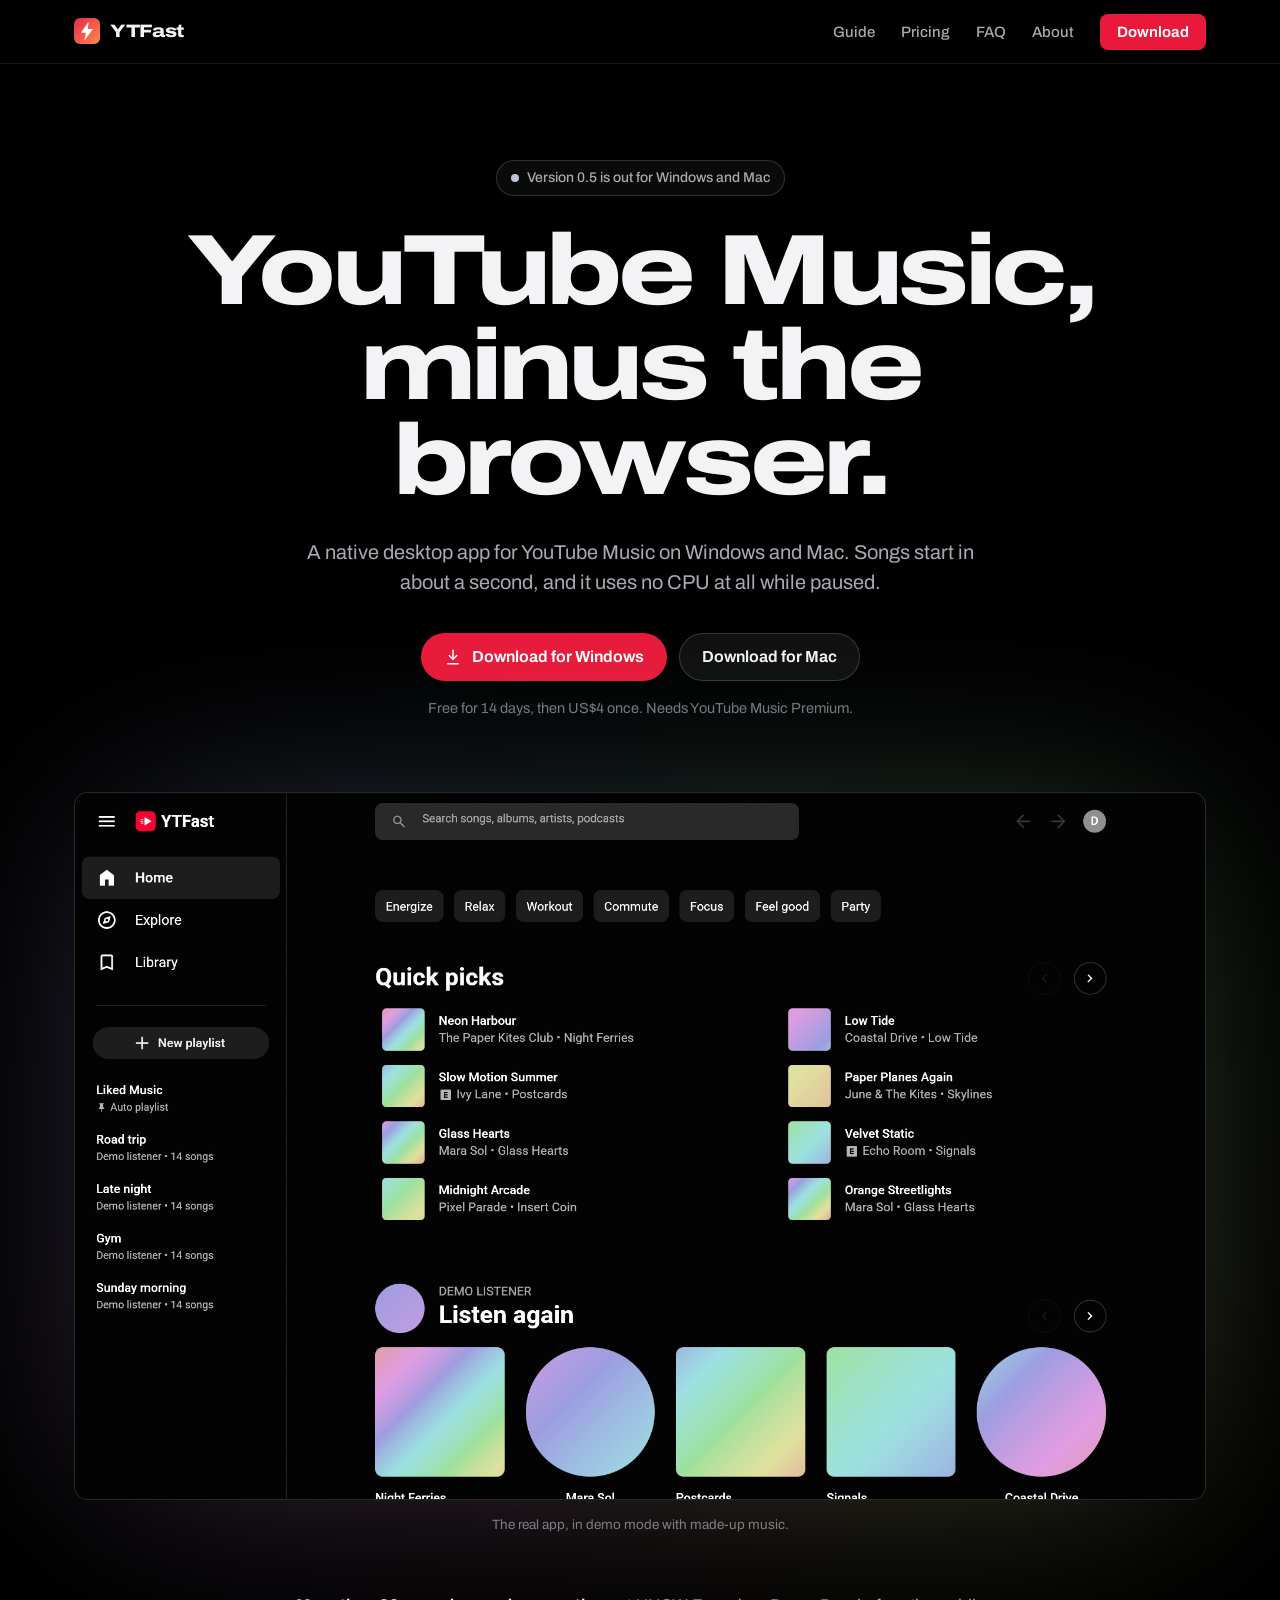
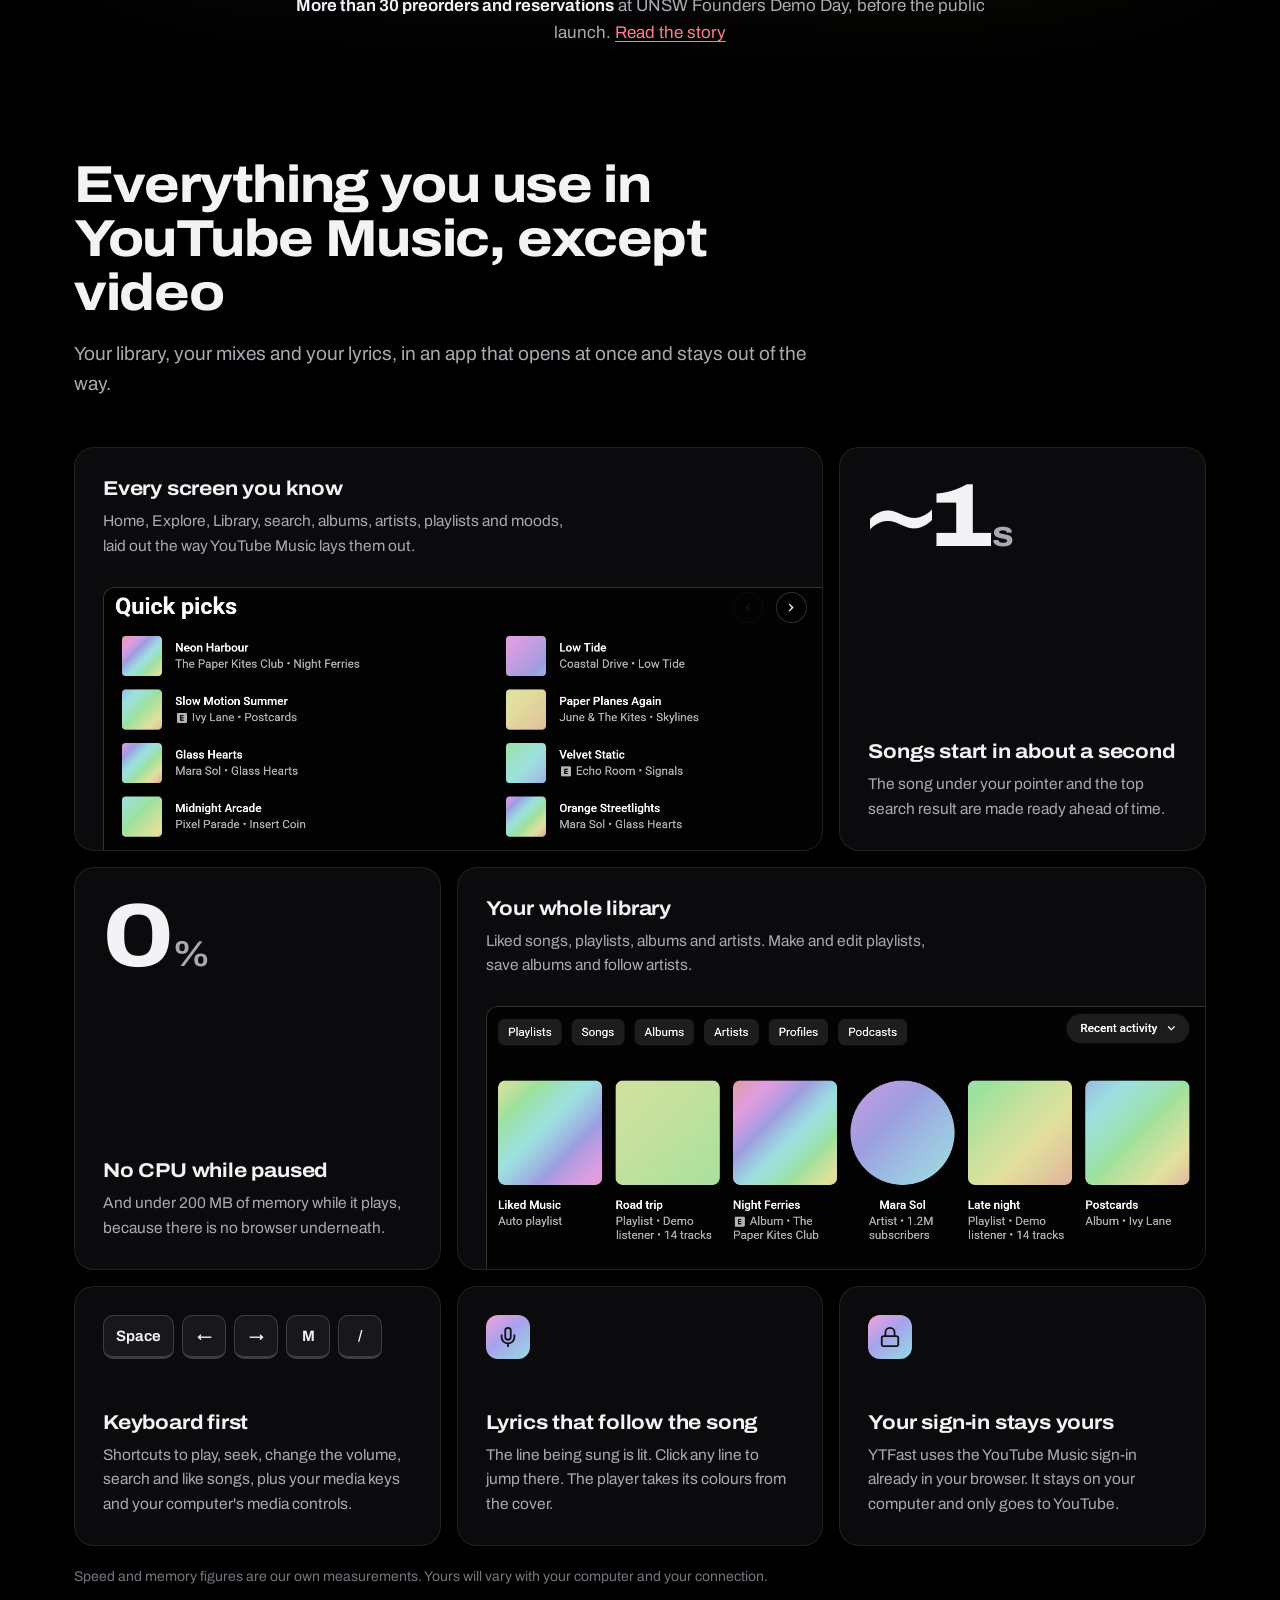
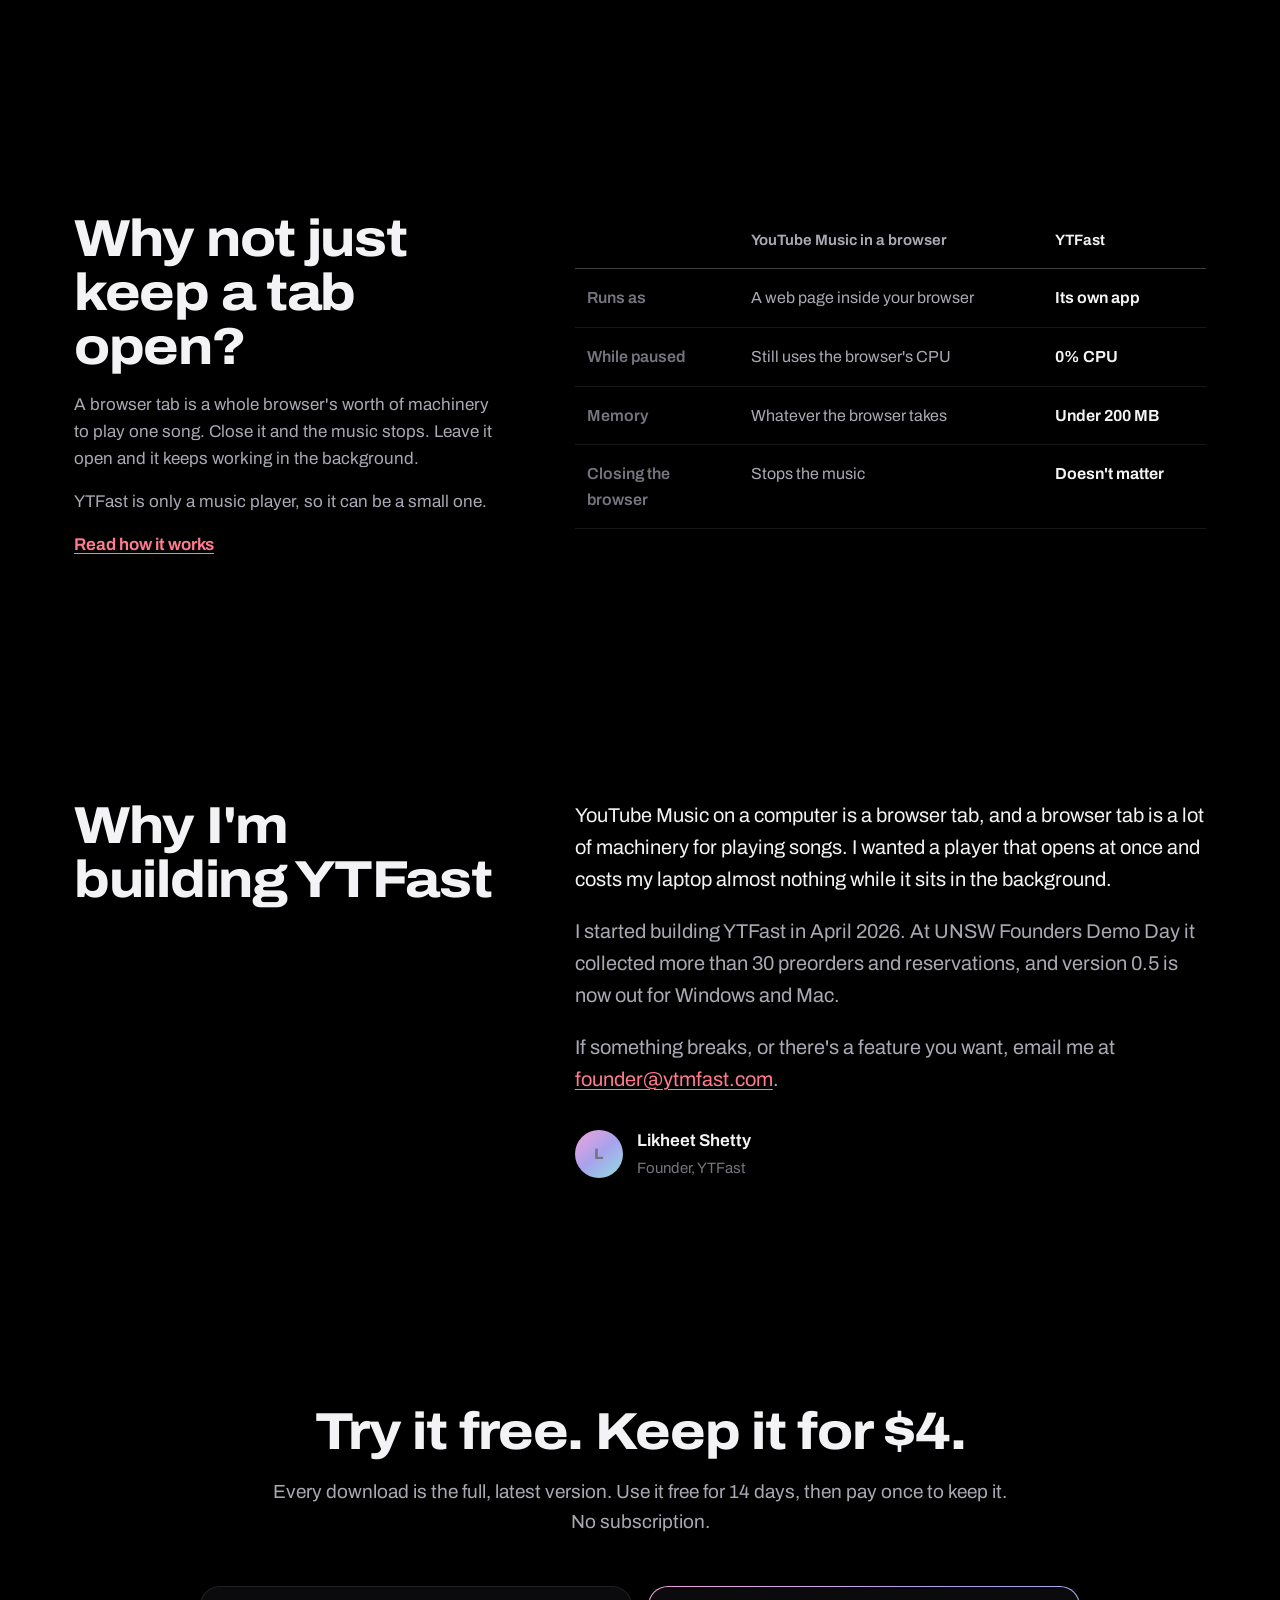
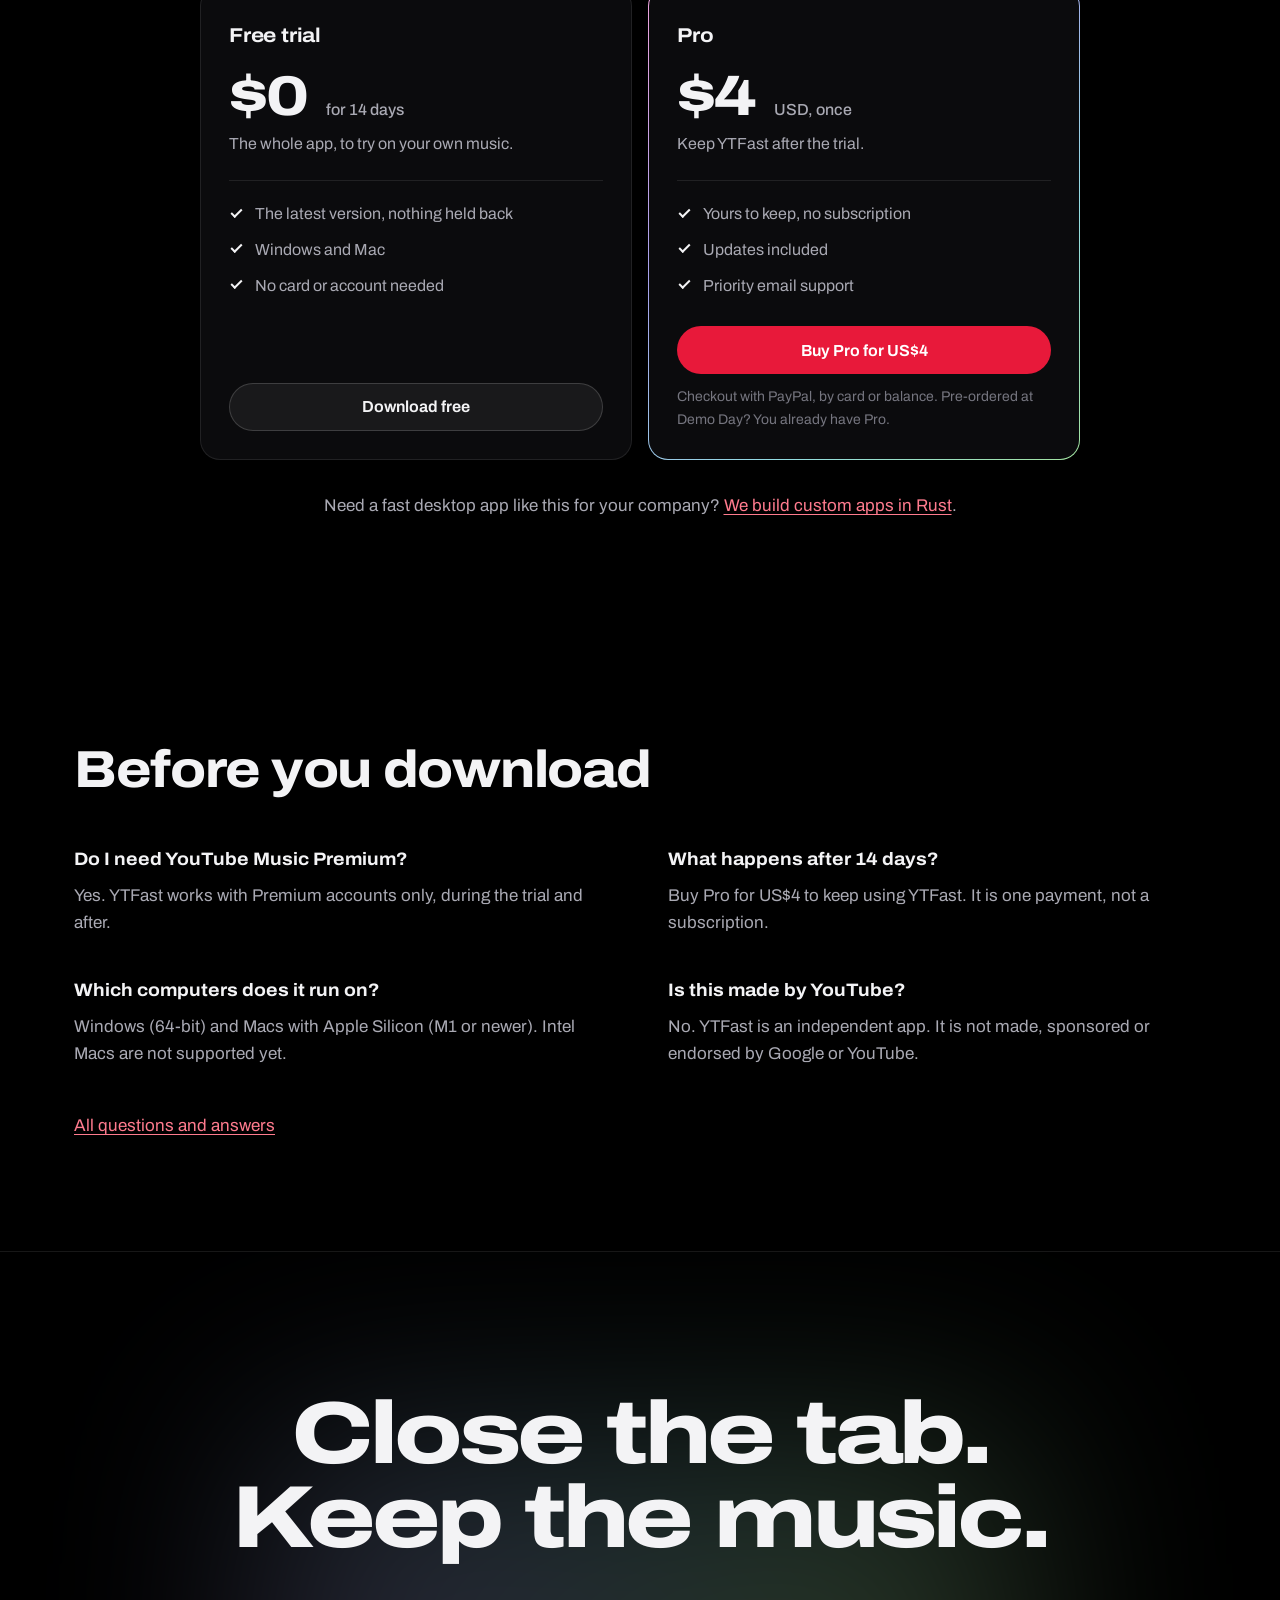
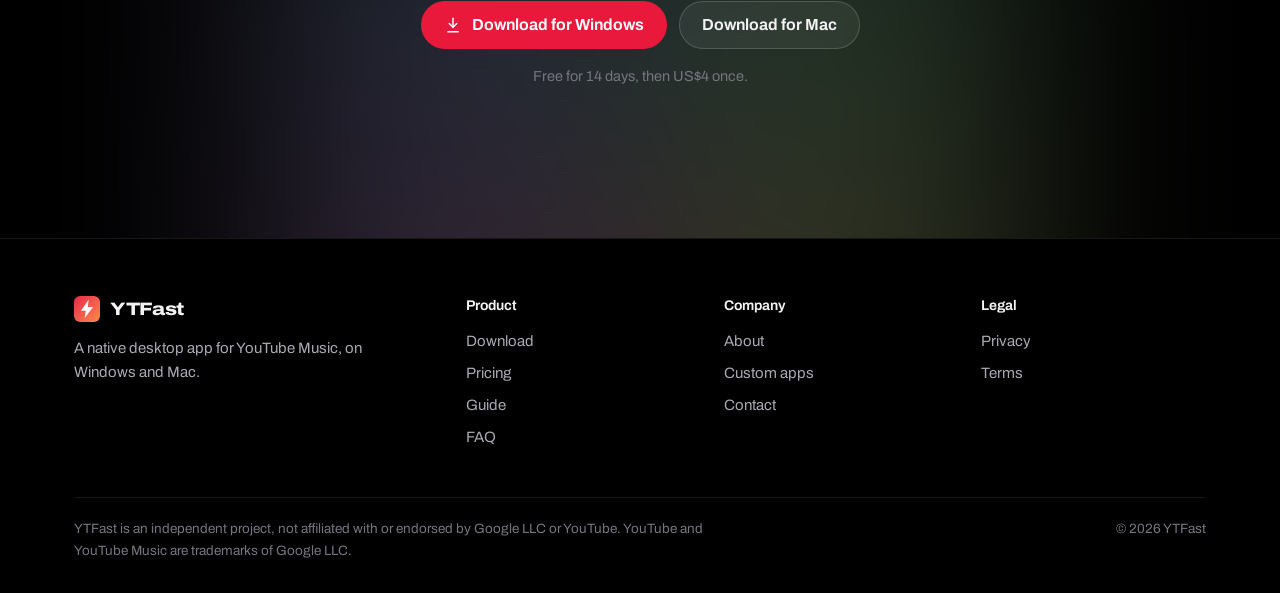
<file: index.html>
<!doctype html>
<html lang="en">
<head>
  <meta charset="utf-8">
  <meta name="viewport" content="width=device-width, initial-scale=1">
  <title>YTFast — YouTube Music, minus the browser</title>
  <meta name="description" content="YTFast is a native desktop app for YouTube Music on Windows and Mac. Songs start in about a second, and it uses no CPU while paused. Free for 14 days, then US$4 once.">
  <link rel="canonical" href="https://ytmfast.com/">
  <meta property="og:type" content="website">
  <meta property="og:site_name" content="YTFast">
  <meta property="og:title" content="YTFast — YouTube Music, minus the browser">
  <meta property="og:description" content="A native desktop app for YouTube Music on Windows and Mac. Songs start in about a second, and it uses no CPU while paused.">
  <meta property="og:url" content="https://ytmfast.com/">
  <meta property="og:image" content="https://ytmfast.com/assets/og-image.png">
  <meta name="twitter:card" content="summary_large_image">
  <meta name="theme-color" content="#000000">
  <link rel="icon" href="favicon.ico" sizes="48x48">
  <link rel="icon" href="assets/logo.svg" type="image/svg+xml">
  <link rel="apple-touch-icon" href="assets/apple-touch-icon.png">
  <link rel="manifest" href="site.webmanifest">
  <link rel="preconnect" href="https://fonts.googleapis.com">
  <link rel="preconnect" href="https://fonts.gstatic.com" crossorigin>
  <link rel="stylesheet" href="https://fonts.googleapis.com/css2?family=Archivo:wdth,wght@62..125,100..900&display=swap">
  <link rel="stylesheet" href="assets/styles.css">
</head>
<body>
  <a class="skip-link" href="#content">Skip to content</a>

  <header class="nav">
    <div class="container">
      <a class="brand" href="index.html"><img src="assets/logo.svg" alt="" width="26" height="26">YTFast</a>
      <button class="icon-btn nav-toggle" id="nav-toggle" aria-label="Menu" aria-expanded="false" aria-controls="nav-links"><svg class="i" viewBox="0 0 24 24" aria-hidden="true"><path d="M4 6h16"/><path d="M4 12h16"/><path d="M4 18h16"/></svg></button>
      <nav class="nav-links" id="nav-links" aria-label="Main">
        <a href="what-is-ytfast.html">Guide</a>
        <a href="pricing.html">Pricing</a>
        <a href="faq.html">FAQ</a>
        <a href="about.html">About</a>
        <a class="btn btn-primary nav-cta" href="download.html">Download</a>
      </nav>
    </div>
  </header>

  <main id="content">
    <section class="hero">
      <div class="container hero-inner">
        <a class="pill" href="download.html"><span class="dot" aria-hidden="true"></span>Version 0.5 is out for Windows and Mac</a>
        <h1>YouTube Music, minus the browser.</h1>
        <p class="tagline">A native desktop app for YouTube Music on Windows and Mac. Songs start in about a second, and it uses no CPU at all while paused.</p>
        <div class="actions">
          <a class="btn btn-primary" data-download="primary" href="https://github.com/Likheet/ytfast-releases/releases/latest/download/YTFast-for-Windows.zip"><svg class="i" viewBox="0 0 24 24" aria-hidden="true"><path d="M12 3v12"/><path d="m7 10 5 5 5-5"/><path d="M5 21h14"/></svg><span data-label>Download for Windows</span></a>
          <a class="btn btn-alt" data-download="alt" href="https://github.com/Likheet/ytfast-releases/releases/latest/download/YTFast-for-Mac.zip">Download for Mac</a>
        </div>
        <p class="hero-note">Free for 14 days, then US$4 once. Needs YouTube Music Premium.</p>
      </div>

      <div class="container">
        <figure class="shot hero-shot">
          <div class="glow" aria-hidden="true"></div>
          <img src="assets/screens/home.jpg" srcset="assets/screens/home-960.jpg 960w, assets/screens/home.jpg 1920w" sizes="(max-width: 1180px) 100vw, 1132px" width="1920" height="1200" alt="YTFast's Home screen, with Quick picks and Listen again" fetchpriority="high">
          <figcaption>The real app, in demo mode with made-up music.</figcaption>
        </figure>
        <p class="proof"><strong>More than 30 preorders and reservations</strong> at UNSW Founders Demo Day, before the public launch. <a href="about.html">Read the story</a></p>
      </div>
    </section>

    <section class="section" id="features">
      <div class="container">
        <div class="section-head">
          <h2>Everything you use in YouTube Music, except video</h2>
          <p>Your library, your mixes and your lyrics, in an app that opens at once and stays out of the way.</p>
        </div>

        <div class="bento">
          <article class="tile tile-wide">
            <h3>Every screen you know</h3>
            <p>Home, Explore, Library, search, albums, artists, playlists and moods, laid out the way YouTube Music lays them out.</p>
            <img class="tile-img" src="assets/screens/home-picks.jpg" width="1290" height="470" alt="Quick picks on YTFast's Home screen" loading="lazy">
          </article>

          <article class="tile tile-stat">
            <p class="stat-big">~1<span>s</span></p>
            <h3>Songs start in about a second</h3>
            <p>The song under your pointer and the top search result are made ready ahead of time.</p>
          </article>

          <article class="tile tile-stat">
            <p class="stat-big">0<span>%</span></p>
            <h3>No CPU while paused</h3>
            <p>And under 200 MB of memory while it plays, because there is no browser underneath.</p>
          </article>

          <article class="tile tile-wide">
            <h3>Your whole library</h3>
            <p>Liked songs, playlists, albums and artists. Make and edit playlists, save albums and follow artists.</p>
            <img class="tile-img" src="assets/screens/library-row.jpg" width="1290" height="470" alt="YTFast's Library, with playlists, albums and artists" loading="lazy">
          </article>

          <article class="tile">
            <div class="keys" aria-hidden="true"><kbd>Space</kbd><kbd>←</kbd><kbd>→</kbd><kbd>M</kbd><kbd>/</kbd></div>
            <h3>Keyboard first</h3>
            <p>Shortcuts to play, seek, change the volume, search and like songs, plus your media keys and your computer's media controls.</p>
          </article>

          <article class="tile">
            <div class="tile-mark" aria-hidden="true"><svg class="i" viewBox="0 0 24 24"><path d="M12 2a3 3 0 0 0-3 3v7a3 3 0 0 0 6 0V5a3 3 0 0 0-3-3z"/><path d="M19 10v2a7 7 0 0 1-14 0v-2"/><path d="M12 19v3"/></svg></div>
            <h3>Lyrics that follow the song</h3>
            <p>The line being sung is lit. Click any line to jump there. The player takes its colours from the cover.</p>
          </article>

          <article class="tile">
            <div class="tile-mark" aria-hidden="true"><svg class="i" viewBox="0 0 24 24"><rect x="3" y="11" width="18" height="11" rx="2"/><path d="M7 11V7a5 5 0 0 1 10 0v4"/></svg></div>
            <h3>Your sign-in stays yours</h3>
            <p>YTFast uses the YouTube Music sign-in already in your browser. It stays on your computer and only goes to YouTube.</p>
          </article>
        </div>
        <p class="fine">Speed and memory figures are our own measurements. Yours will vary with your computer and your connection.</p>
      </div>
    </section>

    <section class="section" id="why">
      <div class="container compare-wrap">
        <div>
          <h2>Why not just keep a tab open?</h2>
          <p>A browser tab is a whole browser's worth of machinery to play one song. Close it and the music stops. Leave it open and it keeps working in the background.</p>
          <p>YTFast is only a music player, so it can be a small one.</p>
          <p><a class="link-arrow" href="what-is-ytfast.html">Read how it works</a></p>
        </div>
        <table class="compare-table">
          <thead>
            <tr><th scope="col"><span hidden>Measure</span></th><th scope="col">YouTube Music in a browser</th><th scope="col" class="us">YTFast</th></tr>
          </thead>
          <tbody>
            <tr><th scope="row">Runs as</th><td>A web page inside your browser</td><td class="us">Its own app</td></tr>
            <tr><th scope="row">While paused</th><td>Still uses the browser's CPU</td><td class="us">0% CPU</td></tr>
            <tr><th scope="row">Memory</th><td>Whatever the browser takes</td><td class="us">Under 200 MB</td></tr>
            <tr><th scope="row">Closing the browser</th><td>Stops the music</td><td class="us">Doesn't matter</td></tr>
          </tbody>
        </table>
      </div>
    </section>

    <section class="section" id="founder">
      <div class="container founder">
        <h2>Why I'm building YTFast</h2>
        <div class="founder-body">
          <p>YouTube Music on a computer is a browser tab, and a browser tab is a lot of machinery for playing songs. I wanted a player that opens at once and costs my laptop almost nothing while it sits in the background.</p>
          <p>I started building YTFast in April 2026. At UNSW Founders Demo Day it collected more than 30 preorders and reservations, and version 0.5 is now out for Windows and Mac.</p>
          <p>If something breaks, or there's a feature you want, email me at <a href="mailto:founder@ytmfast.com">founder@ytmfast.com</a>.</p>
          <div class="signoff">
            <span class="avatar" aria-hidden="true">L</span>
            <div><b>Likheet Shetty</b><span>Founder, YTFast</span></div>
          </div>
        </div>
      </div>
    </section>

    <section class="section" id="pricing">
      <div class="container">
        <div class="section-head center">
          <h2>Try it free. Keep it for $4.</h2>
          <p>Every download is the full, latest version. Use it free for 14 days, then pay once to keep it. No subscription.</p>
        </div>
        <div class="plans two">
          <div class="plan">
            <h3>Free trial</h3>
            <p class="price">$0 <span>for 14 days</span></p>
            <p class="plan-for">The whole app, to try on your own music.</p>
            <ul>
              <li>The latest version, nothing held back</li>
              <li>Windows and Mac</li>
              <li>No card or account needed</li>
            </ul>
            <a class="btn btn-alt" href="download.html">Download free</a>
          </div>
          <div class="plan featured">
            <h3>Pro</h3>
            <p class="price">$4 <span>USD, once</span></p>
            <p class="plan-for">Keep YTFast after the trial.</p>
            <ul>
              <li>Yours to keep, no subscription</li>
              <li>Updates included</li>
              <li>Priority email support</li>
            </ul>
            <a class="btn btn-primary" href="https://www.paypal.com/ncp/payment/6EYYS2JXDCUHE">Buy Pro for US$4</a>
            <p class="plan-note">Checkout with PayPal, by card or balance. Pre-ordered at Demo Day? You already have Pro.</p>
          </div>
        </div>
        <p class="plans-foot">Need a fast desktop app like this for your company? <a href="custom-apps.html">We build custom apps in Rust</a>.</p>
      </div>
    </section>

    <section class="section" id="questions">
      <div class="container">
        <div class="section-head">
          <h2>Before you download</h2>
        </div>
        <dl class="qa">
          <div>
            <dt>Do I need YouTube Music Premium?</dt>
            <dd>Yes. YTFast works with Premium accounts only, during the trial and after.</dd>
          </div>
          <div>
            <dt>What happens after 14 days?</dt>
            <dd>Buy Pro for US$4 to keep using YTFast. It is one payment, not a subscription.</dd>
          </div>
          <div>
            <dt>Which computers does it run on?</dt>
            <dd>Windows (64-bit) and Macs with Apple Silicon (M1 or newer). Intel Macs are not supported yet.</dd>
          </div>
          <div>
            <dt>Is this made by YouTube?</dt>
            <dd>No. YTFast is an independent app. It is not made, sponsored or endorsed by Google or YouTube.</dd>
          </div>
        </dl>
        <p class="qa-more"><a href="faq.html">All questions and answers</a></p>
      </div>
    </section>

    <section class="closing">
      <div class="glow" aria-hidden="true"></div>
      <div class="container">
        <h2>Close the tab. Keep the music.</h2>
        <div class="actions">
          <a class="btn btn-primary" data-download="primary" href="https://github.com/Likheet/ytfast-releases/releases/latest/download/YTFast-for-Windows.zip"><svg class="i" viewBox="0 0 24 24" aria-hidden="true"><path d="M12 3v12"/><path d="m7 10 5 5 5-5"/><path d="M5 21h14"/></svg><span data-label>Download for Windows</span></a>
          <a class="btn btn-alt" data-download="alt" href="https://github.com/Likheet/ytfast-releases/releases/latest/download/YTFast-for-Mac.zip">Download for Mac</a>
        </div>
        <p class="hero-note">Free for 14 days, then US$4 once.</p>
      </div>
    </section>
  </main>

  <footer class="footer">
    <div class="container">
      <div class="footer-grid">
        <div class="footer-brand">
          <a class="brand" href="index.html"><img src="assets/logo.svg" alt="" width="26" height="26">YTFast</a>
          <p>A native desktop app for YouTube Music, on Windows and Mac.</p>
        </div>
        <div>
          <p class="footer-title">Product</p>
          <nav aria-label="Product">
            <a href="download.html">Download</a>
            <a href="pricing.html">Pricing</a>
            <a href="what-is-ytfast.html">Guide</a>
            <a href="faq.html">FAQ</a>
          </nav>
        </div>
        <div>
          <p class="footer-title">Company</p>
          <nav aria-label="Company">
            <a href="about.html">About</a>
            <a href="custom-apps.html">Custom apps</a>
            <a href="mailto:hello@ytmfast.com">Contact</a>
          </nav>
        </div>
        <div>
          <p class="footer-title">Legal</p>
          <nav aria-label="Legal">
            <a href="privacy.html">Privacy</a>
            <a href="terms.html">Terms</a>
          </nav>
        </div>
      </div>
      <div class="footer-base">
        <p>YTFast is an independent project, not affiliated with or endorsed by Google LLC or YouTube. YouTube and YouTube Music are trademarks of Google LLC.</p>
        <p>© 2026 YTFast</p>
      </div>
    </div>
  </footer>

  <script src="assets/site.js"></script>
</body>
</html>
</file>
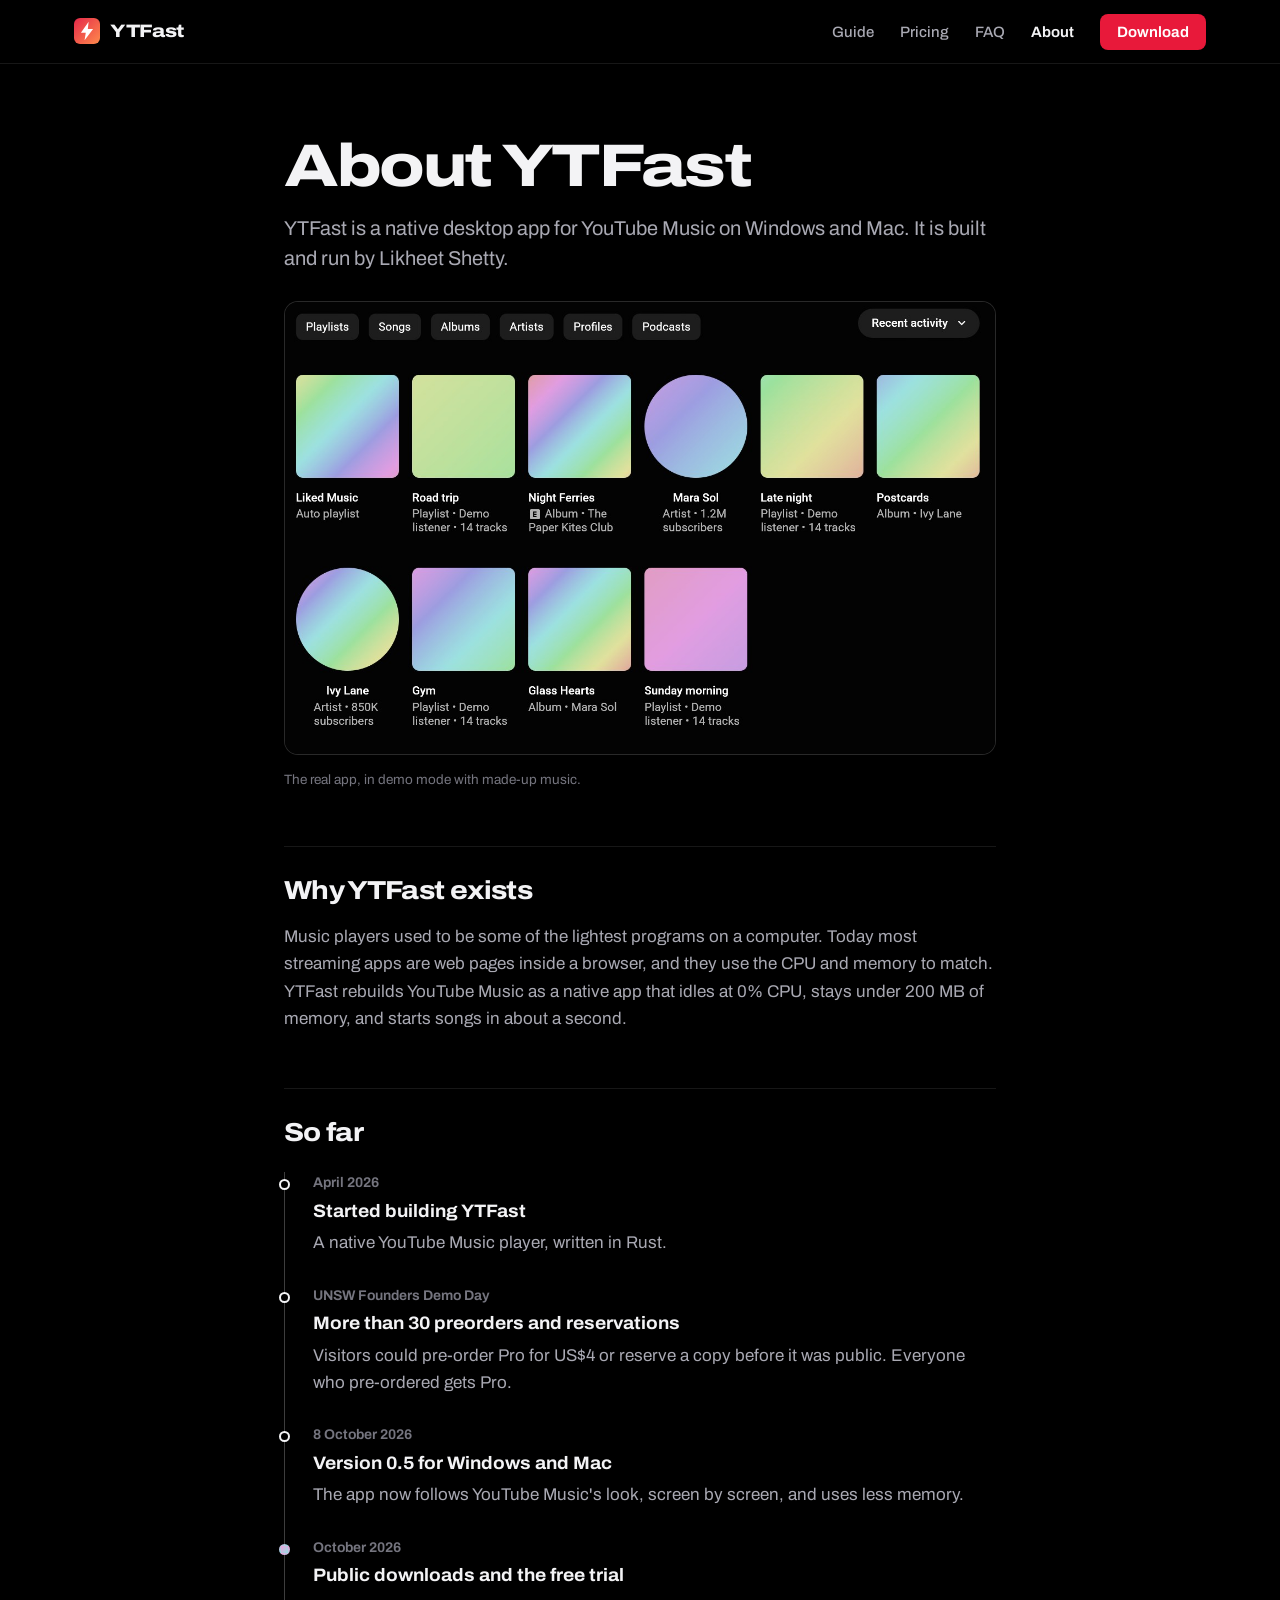
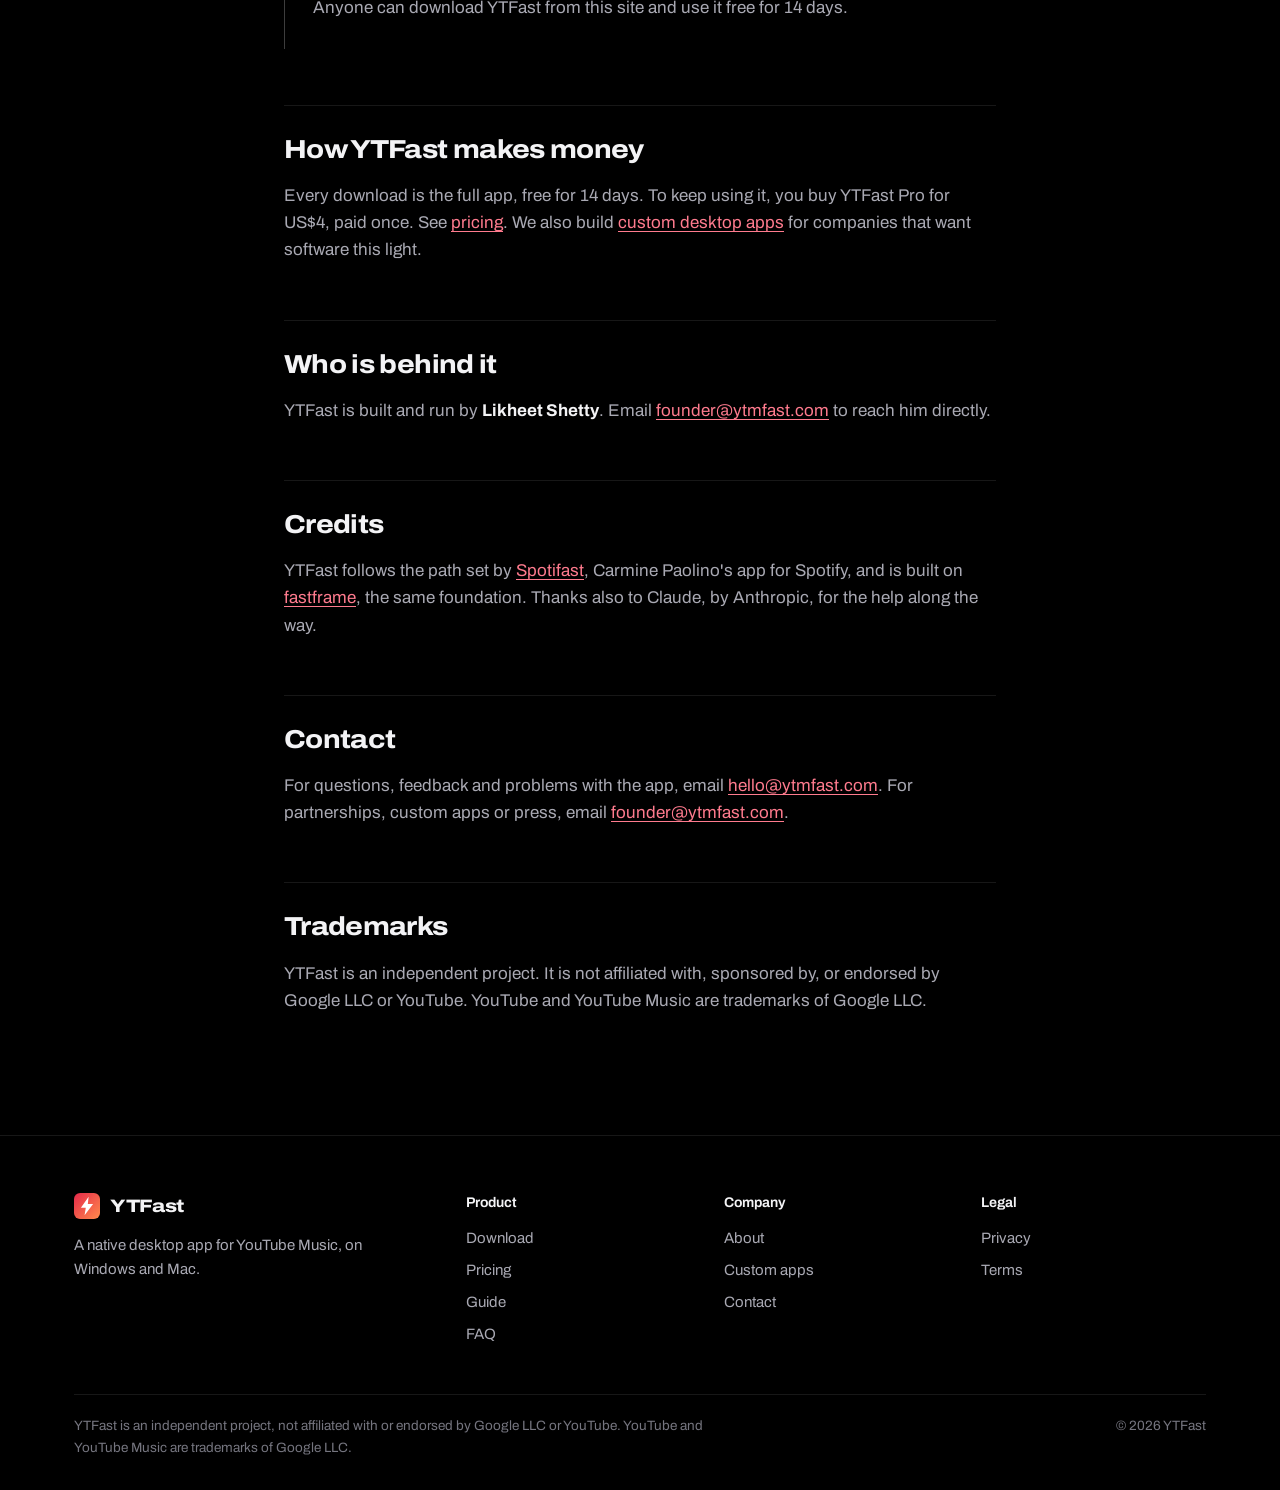
<file: about.html>
<!doctype html>
<html lang="en">
<head>
  <meta charset="utf-8">
  <meta name="viewport" content="width=device-width, initial-scale=1">
  <title>About — YTFast</title>
  <meta name="description" content="YTFast is a native YouTube Music app for Windows and Mac, built by Likheet Shetty. How it started, Demo Day, and where it stands.">
  <link rel="canonical" href="https://ytmfast.com/about">
  <meta property="og:type" content="website">
  <meta property="og:site_name" content="YTFast">
  <meta property="og:title" content="About — YTFast">
  <meta property="og:description" content="YTFast is a native YouTube Music app for Windows and Mac, built by Likheet Shetty.">
  <meta property="og:url" content="https://ytmfast.com/about">
  <meta property="og:image" content="https://ytmfast.com/assets/og-image.png">
  <meta name="twitter:card" content="summary_large_image">
  <meta name="theme-color" content="#000000">
  <link rel="icon" href="favicon.ico" sizes="48x48">
  <link rel="icon" href="assets/logo.svg" type="image/svg+xml">
  <link rel="apple-touch-icon" href="assets/apple-touch-icon.png">
  <link rel="manifest" href="site.webmanifest">
  <link rel="preconnect" href="https://fonts.googleapis.com">
  <link rel="preconnect" href="https://fonts.gstatic.com" crossorigin>
  <link rel="stylesheet" href="https://fonts.googleapis.com/css2?family=Archivo:wdth,wght@62..125,100..900&display=swap">
  <link rel="stylesheet" href="assets/styles.css">
</head>
<body class="page">
  <a class="skip-link" href="#content">Skip to content</a>

  <header class="nav">
    <div class="container">
      <a class="brand" href="index.html"><img src="assets/logo.svg" alt="" width="26" height="26">YTFast</a>
      <button class="icon-btn nav-toggle" id="nav-toggle" aria-label="Menu" aria-expanded="false" aria-controls="nav-links"><svg class="i" viewBox="0 0 24 24" aria-hidden="true"><path d="M4 6h16"/><path d="M4 12h16"/><path d="M4 18h16"/></svg></button>
      <nav class="nav-links" id="nav-links" aria-label="Main">
        <a href="what-is-ytfast.html">Guide</a>
        <a href="pricing.html">Pricing</a>
        <a href="faq.html">FAQ</a>
        <a href="about.html" aria-current="page">About</a>
        <a class="btn btn-primary nav-cta" href="download.html">Download</a>
      </nav>
    </div>
  </header>

  <main id="content" class="prose">
    <h1>About YTFast</h1>
    <p class="lead">YTFast is a native desktop app for YouTube Music on Windows and Mac. It is built and run by Likheet Shetty.</p>

    <figure class="shot">
      <img src="assets/screens/library.jpg" width="1290" height="820" alt="YTFast's Library, with playlists, albums and artists" loading="lazy">
      <figcaption>The real app, in demo mode with made-up music.</figcaption>
    </figure>

    <h2 id="why">Why YTFast exists</h2>
    <p>Music players used to be some of the lightest programs on a computer. Today most streaming apps are web pages inside a browser, and they use the CPU and memory to match. YTFast rebuilds YouTube Music as a native app that idles at 0% CPU, stays under 200 MB of memory, and starts songs in about a second.</p>

    <h2 id="so-far">So far</h2>
    <ol class="timeline">
      <li><span class="when">April 2026</span><strong>Started building YTFast</strong>A native YouTube Music player, written in Rust.</li>
      <li><span class="when">UNSW Founders Demo Day</span><strong>More than 30 preorders and reservations</strong>Visitors could pre-order Pro for US$4 or reserve a copy before it was public. Everyone who pre-ordered gets Pro.</li>
      <li><span class="when">8 October 2026</span><strong>Version 0.5 for Windows and Mac</strong>The app now follows YouTube Music's look, screen by screen, and uses less memory.</li>
      <li><span class="when">October 2026</span><strong>Public downloads and the free trial</strong>Anyone can download YTFast from this site and use it free for 14 days.</li>
    </ol>

    <h2 id="business">How YTFast makes money</h2>
    <p>Every download is the full app, free for 14 days. To keep using it, you buy YTFast Pro for US$4, paid once. See <a href="pricing.html">pricing</a>. We also build <a href="custom-apps.html">custom desktop apps</a> for companies that want software this light.</p>

    <h2 id="who">Who is behind it</h2>
    <p>YTFast is built and run by <strong>Likheet Shetty</strong>. Email <a href="mailto:founder@ytmfast.com">founder@ytmfast.com</a> to reach him directly.</p>

    <h2 id="credits">Credits</h2>
    <p>YTFast follows the path set by <a href="https://github.com/crmne/spotifast">Spotifast</a>, Carmine Paolino's app for Spotify, and is built on <a href="https://github.com/crmne/fastframe">fastframe</a>, the same foundation. Thanks also to Claude, by Anthropic, for the help along the way.</p>

    <h2 id="contact">Contact</h2>
    <p>For questions, feedback and problems with the app, email <a href="mailto:hello@ytmfast.com">hello@ytmfast.com</a>. For partnerships, custom apps or press, email <a href="mailto:founder@ytmfast.com">founder@ytmfast.com</a>.</p>

    <h2 id="trademarks">Trademarks</h2>
    <p>YTFast is an independent project. It is not affiliated with, sponsored by, or endorsed by Google LLC or YouTube. YouTube and YouTube Music are trademarks of Google LLC.</p>
  </main>

  <footer class="footer">
    <div class="container">
      <div class="footer-grid">
        <div class="footer-brand">
          <a class="brand" href="index.html"><img src="assets/logo.svg" alt="" width="26" height="26">YTFast</a>
          <p>A native desktop app for YouTube Music, on Windows and Mac.</p>
        </div>
        <div>
          <p class="footer-title">Product</p>
          <nav aria-label="Product">
            <a href="download.html">Download</a>
            <a href="pricing.html">Pricing</a>
            <a href="what-is-ytfast.html">Guide</a>
            <a href="faq.html">FAQ</a>
          </nav>
        </div>
        <div>
          <p class="footer-title">Company</p>
          <nav aria-label="Company">
            <a href="about.html">About</a>
            <a href="custom-apps.html">Custom apps</a>
            <a href="mailto:hello@ytmfast.com">Contact</a>
          </nav>
        </div>
        <div>
          <p class="footer-title">Legal</p>
          <nav aria-label="Legal">
            <a href="privacy.html">Privacy</a>
            <a href="terms.html">Terms</a>
          </nav>
        </div>
      </div>
      <div class="footer-base">
        <p>YTFast is an independent project, not affiliated with or endorsed by Google LLC or YouTube. YouTube and YouTube Music are trademarks of Google LLC.</p>
        <p>© 2026 YTFast</p>
      </div>
    </div>
  </footer>

  <script src="assets/site.js"></script>
</body>
</html>
</file>
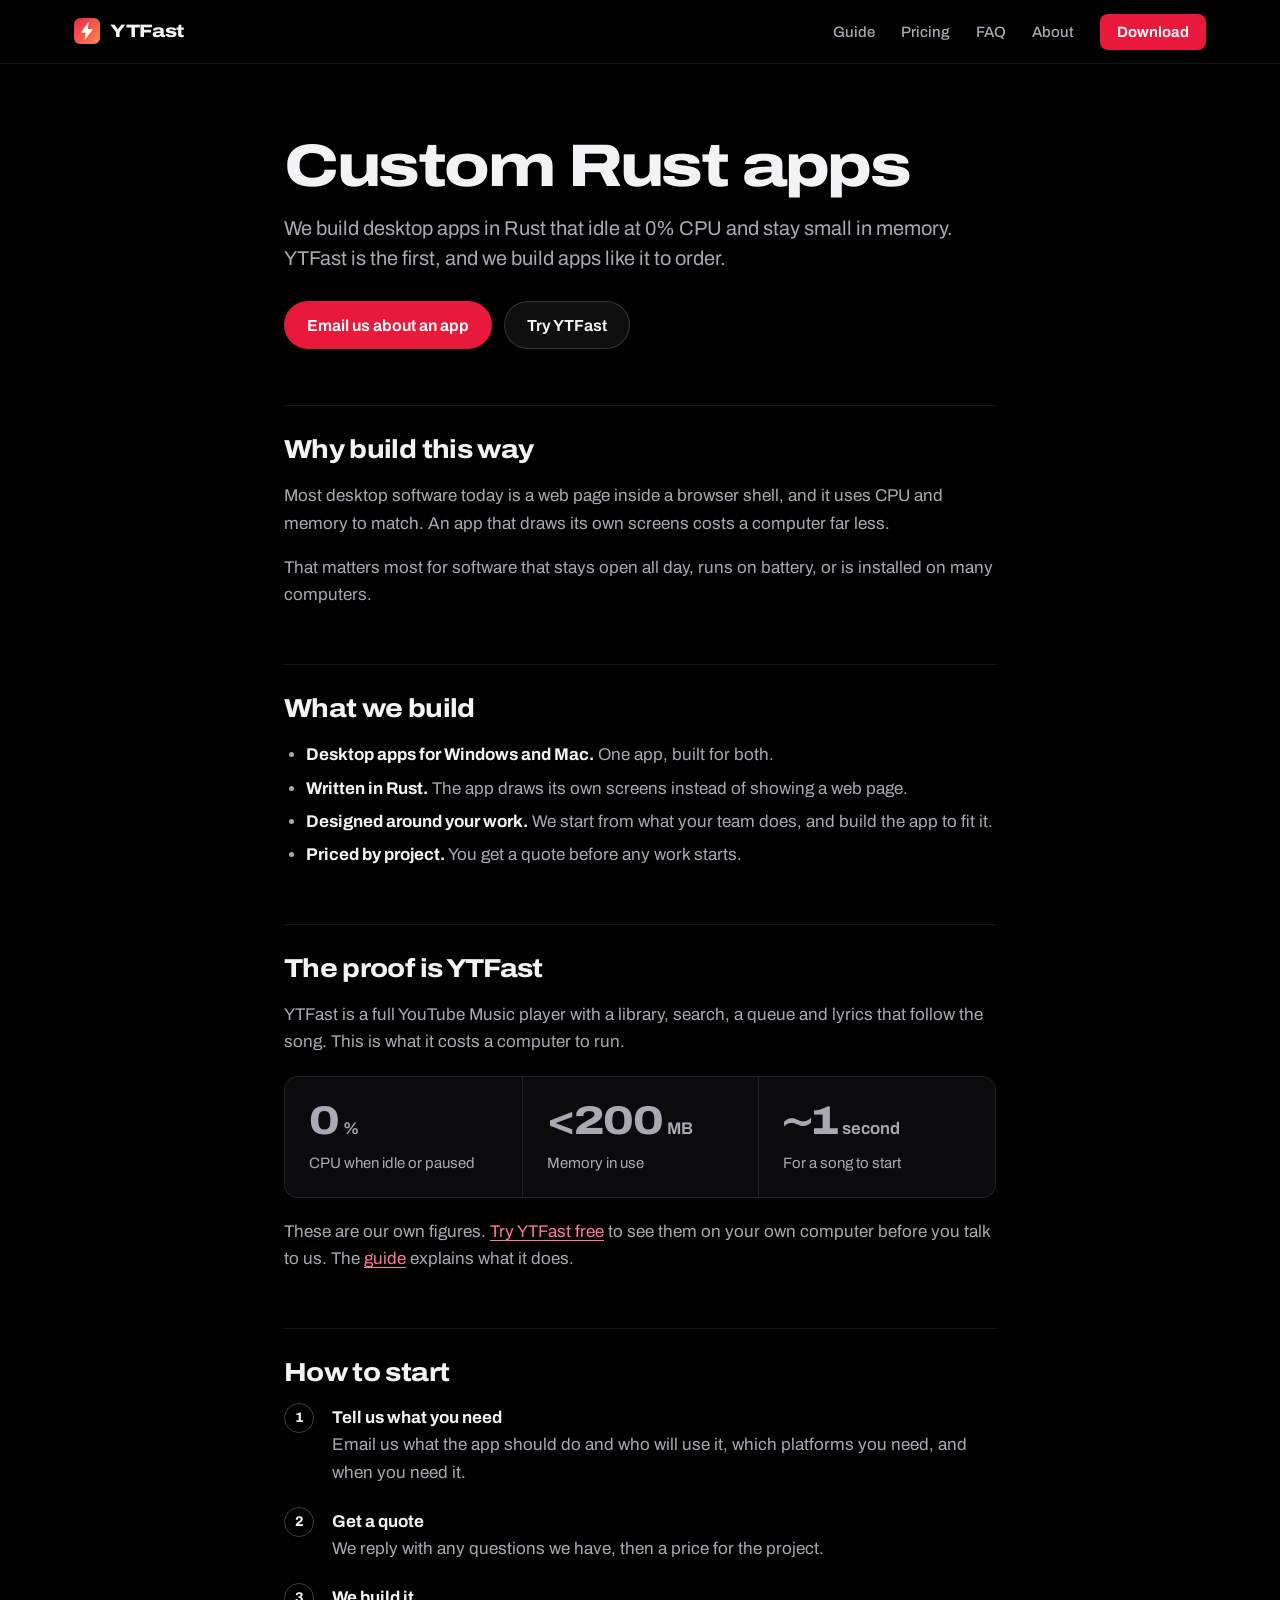
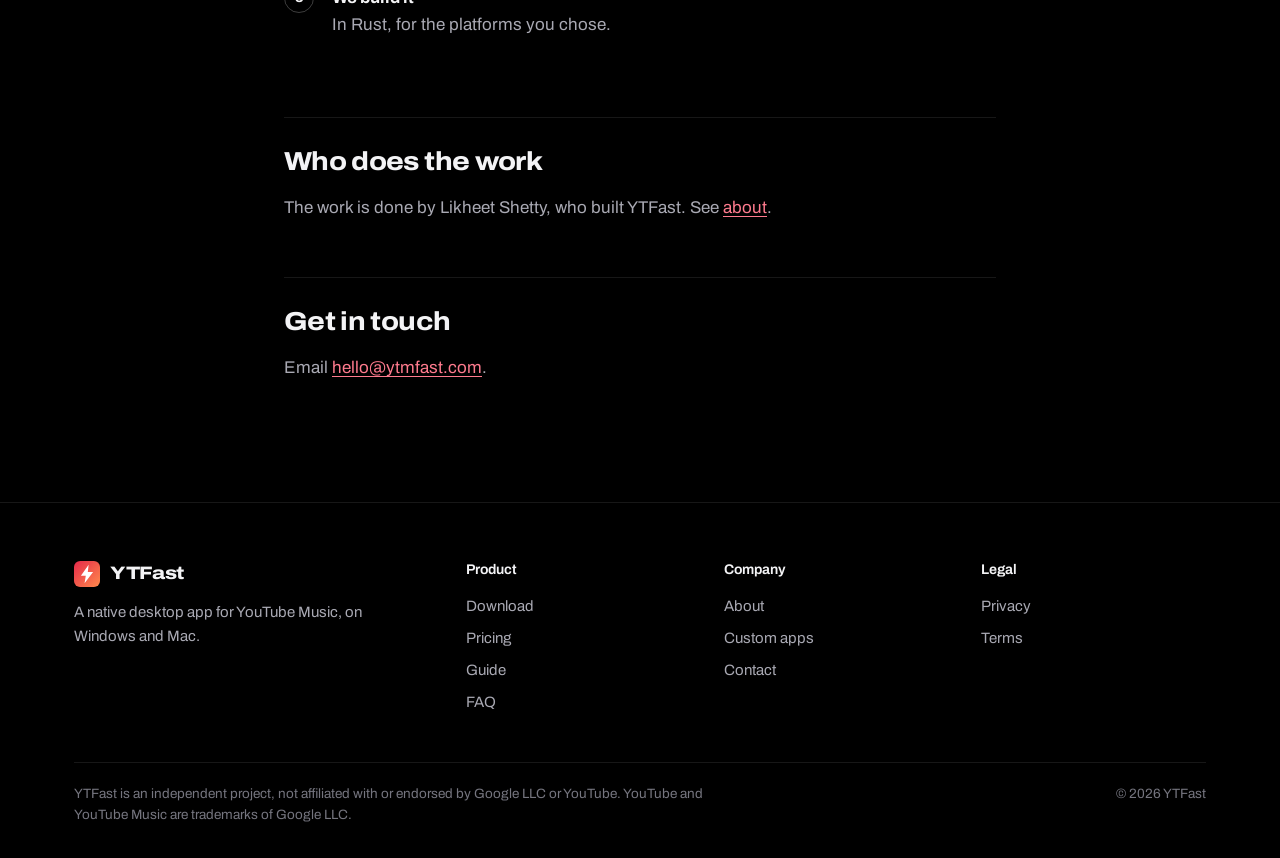
<file: custom-apps.html>
<!doctype html>
<html lang="en">
<head>
  <meta charset="utf-8">
  <meta name="viewport" content="width=device-width, initial-scale=1">
  <title>Custom Rust apps — YTFast</title>
  <meta name="description" content="We build desktop apps in Rust for Windows and Mac that idle at 0% CPU and stay small in memory. YTFast is the first. Tell us what your company needs.">
  <link rel="canonical" href="https://ytmfast.com/custom-apps">
  <meta property="og:type" content="website">
  <meta property="og:site_name" content="YTFast">
  <meta property="og:title" content="Custom Rust apps — YTFast">
  <meta property="og:description" content="We build desktop apps in Rust for Windows and Mac that idle at 0% CPU and stay small in memory. YTFast is the first. Tell us what your company needs.">
  <meta property="og:url" content="https://ytmfast.com/custom-apps">
  <meta property="og:image" content="https://ytmfast.com/assets/og-image.png">
  <meta name="twitter:card" content="summary_large_image">
  <meta name="theme-color" content="#000000">
  <link rel="icon" href="favicon.ico" sizes="48x48">
  <link rel="icon" href="assets/logo.svg" type="image/svg+xml">
  <link rel="apple-touch-icon" href="assets/apple-touch-icon.png">
  <link rel="manifest" href="site.webmanifest">
  <link rel="preconnect" href="https://fonts.googleapis.com">
  <link rel="preconnect" href="https://fonts.gstatic.com" crossorigin>
  <link rel="stylesheet" href="https://fonts.googleapis.com/css2?family=Archivo:wdth,wght@62..125,100..900&display=swap">
  <link rel="stylesheet" href="assets/styles.css">
</head>
<body class="page">
  <a class="skip-link" href="#content">Skip to content</a>

  <header class="nav">
    <div class="container">
      <a class="brand" href="index.html"><img src="assets/logo.svg" alt="" width="26" height="26">YTFast</a>
      <button class="icon-btn nav-toggle" id="nav-toggle" aria-label="Menu" aria-expanded="false" aria-controls="nav-links"><svg class="i" viewBox="0 0 24 24" aria-hidden="true"><path d="M4 6h16"/><path d="M4 12h16"/><path d="M4 18h16"/></svg></button>
      <nav class="nav-links" id="nav-links" aria-label="Main">
        <a href="what-is-ytfast.html">Guide</a>
        <a href="pricing.html">Pricing</a>
        <a href="faq.html">FAQ</a>
        <a href="about.html">About</a>
        <a class="btn btn-primary nav-cta" href="download.html">Download</a>
      </nav>
    </div>
  </header>

  <main id="content" class="prose">
    <h1>Custom Rust apps</h1>
    <p class="lead">We build desktop apps in Rust that idle at 0% CPU and stay small in memory. YTFast is the first, and we build apps like it to order.</p>
    <div class="actions">
      <a class="btn btn-primary" href="mailto:hello@ytmfast.com?subject=Custom%20Rust%20app">Email us about an app</a>
      <a class="btn btn-alt" href="download.html">Try YTFast</a>
    </div>

    <h2 id="why">Why build this way</h2>
    <p>Most desktop software today is a web page inside a browser shell, and it uses CPU and memory to match. An app that draws its own screens costs a computer far less.</p>
    <p>That matters most for software that stays open all day, runs on battery, or is installed on many computers.</p>

    <h2 id="what-we-build">What we build</h2>
    <ul>
      <li><strong>Desktop apps for Windows and Mac.</strong> One app, built for both.</li>
      <li><strong>Written in Rust.</strong> The app draws its own screens instead of showing a web page.</li>
      <li><strong>Designed around your work.</strong> We start from what your team does, and build the app to fit it.</li>
      <li><strong>Priced by project.</strong> You get a quote before any work starts.</li>
    </ul>

    <h2 id="proof">The proof is YTFast</h2>
    <p>YTFast is a full YouTube Music player with a library, search, a queue and lyrics that follow the song. This is what it costs a computer to run.</p>
    <div class="stat-row">
      <div class="stat">
        <p class="stat-value">0<span>%</span></p>
        <p class="stat-label">CPU when idle or paused</p>
      </div>
      <div class="stat">
        <p class="stat-value">&lt;200<span>MB</span></p>
        <p class="stat-label">Memory in use</p>
      </div>
      <div class="stat">
        <p class="stat-value">~1<span>second</span></p>
        <p class="stat-label">For a song to start</p>
      </div>
    </div>
    <p>These are our own figures. <a href="download.html">Try YTFast free</a> to see them on your own computer before you talk to us. The <a href="what-is-ytfast.html">guide</a> explains what it does.</p>

    <h2 id="start">How to start</h2>
    <ol class="steps">
      <li><strong>Tell us what you need</strong>Email us what the app should do and who will use it, which platforms you need, and when you need it.</li>
      <li><strong>Get a quote</strong>We reply with any questions we have, then a price for the project.</li>
      <li><strong>We build it</strong>In Rust, for the platforms you chose.</li>
    </ol>

    <h2 id="who">Who does the work</h2>
    <p>The work is done by Likheet Shetty, who built YTFast. See <a href="about.html">about</a>.</p>

    <h2 id="contact">Get in touch</h2>
    <p>Email <a href="mailto:hello@ytmfast.com?subject=Custom%20Rust%20app">hello@ytmfast.com</a>.</p>
  </main>

  <footer class="footer">
    <div class="container">
      <div class="footer-grid">
        <div class="footer-brand">
          <a class="brand" href="index.html"><img src="assets/logo.svg" alt="" width="26" height="26">YTFast</a>
          <p>A native desktop app for YouTube Music, on Windows and Mac.</p>
        </div>
        <div>
          <p class="footer-title">Product</p>
          <nav aria-label="Product">
            <a href="download.html">Download</a>
            <a href="pricing.html">Pricing</a>
            <a href="what-is-ytfast.html">Guide</a>
            <a href="faq.html">FAQ</a>
          </nav>
        </div>
        <div>
          <p class="footer-title">Company</p>
          <nav aria-label="Company">
            <a href="about.html">About</a>
            <a href="custom-apps.html">Custom apps</a>
            <a href="mailto:hello@ytmfast.com">Contact</a>
          </nav>
        </div>
        <div>
          <p class="footer-title">Legal</p>
          <nav aria-label="Legal">
            <a href="privacy.html">Privacy</a>
            <a href="terms.html">Terms</a>
          </nav>
        </div>
      </div>
      <div class="footer-base">
        <p>YTFast is an independent project, not affiliated with or endorsed by Google LLC or YouTube. YouTube and YouTube Music are trademarks of Google LLC.</p>
        <p>© 2026 YTFast</p>
      </div>
    </div>
  </footer>

  <script src="assets/site.js"></script>
</body>
</html>
</file>
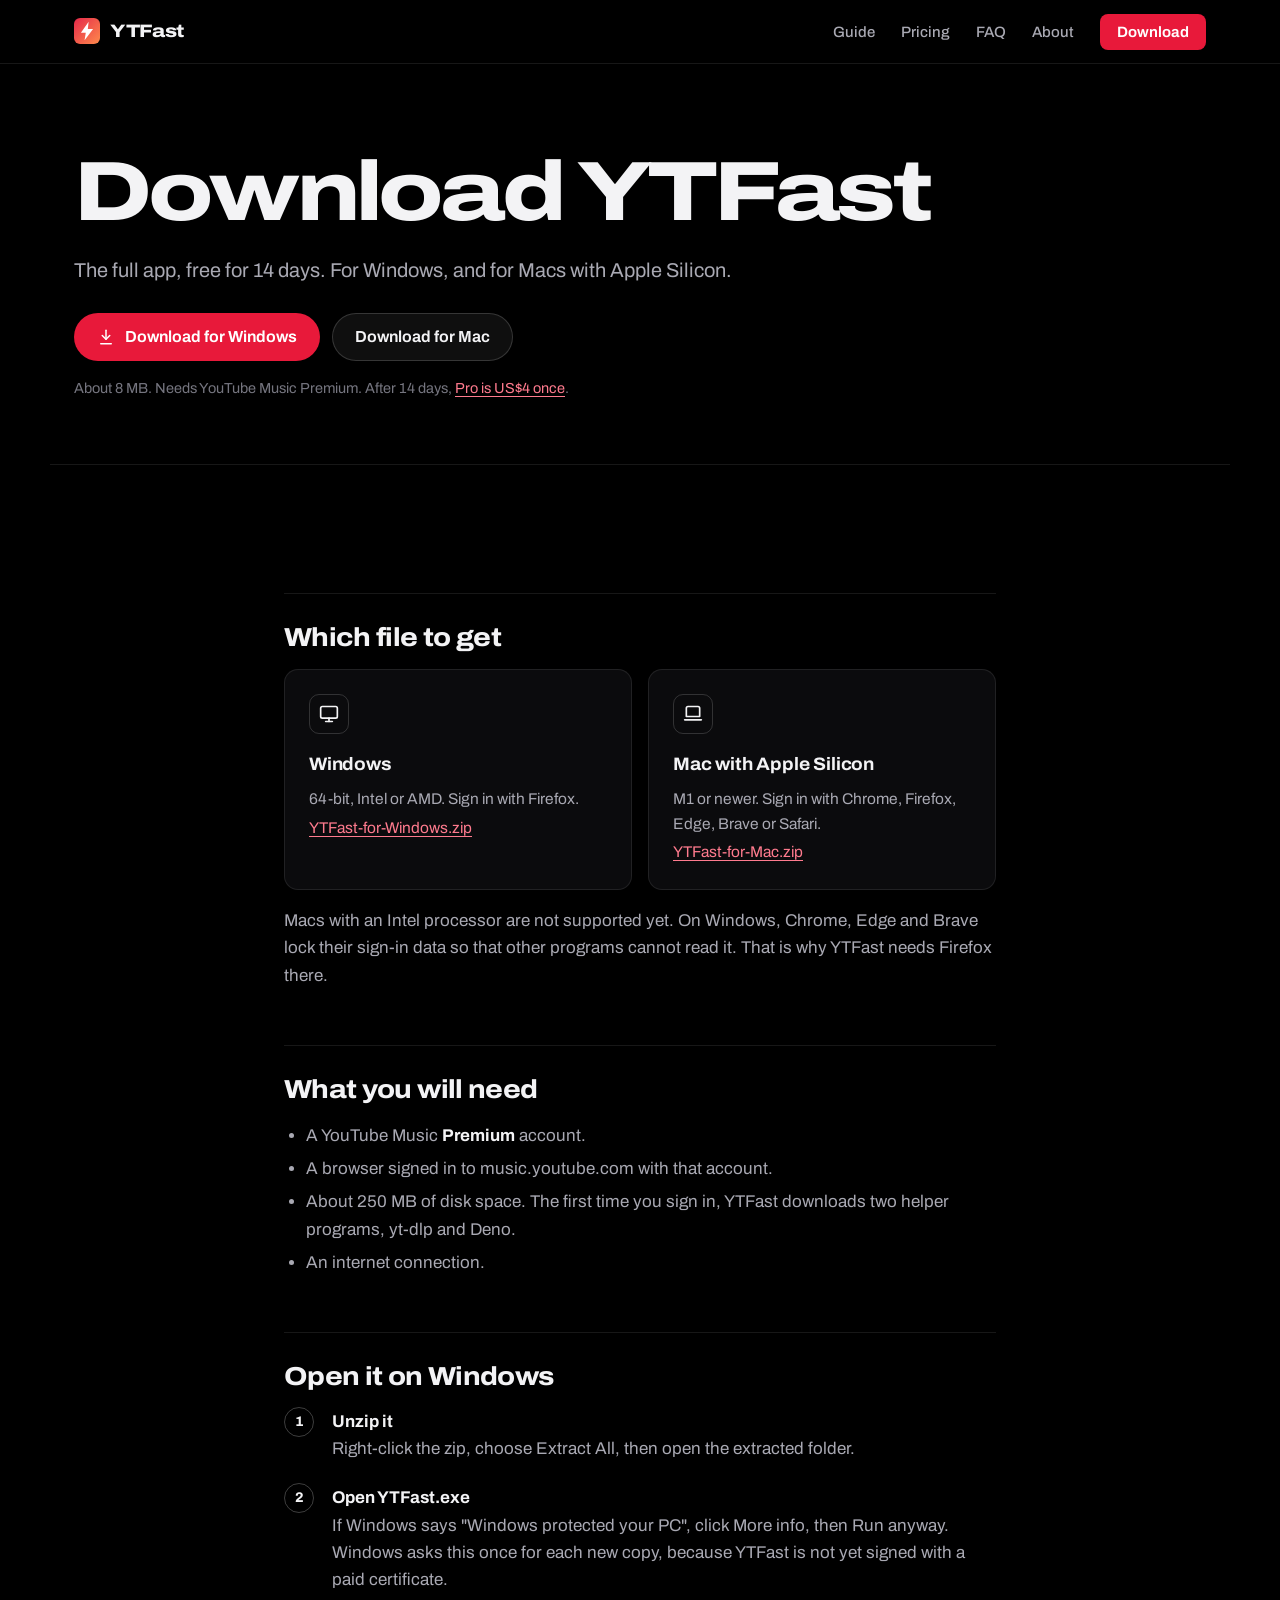
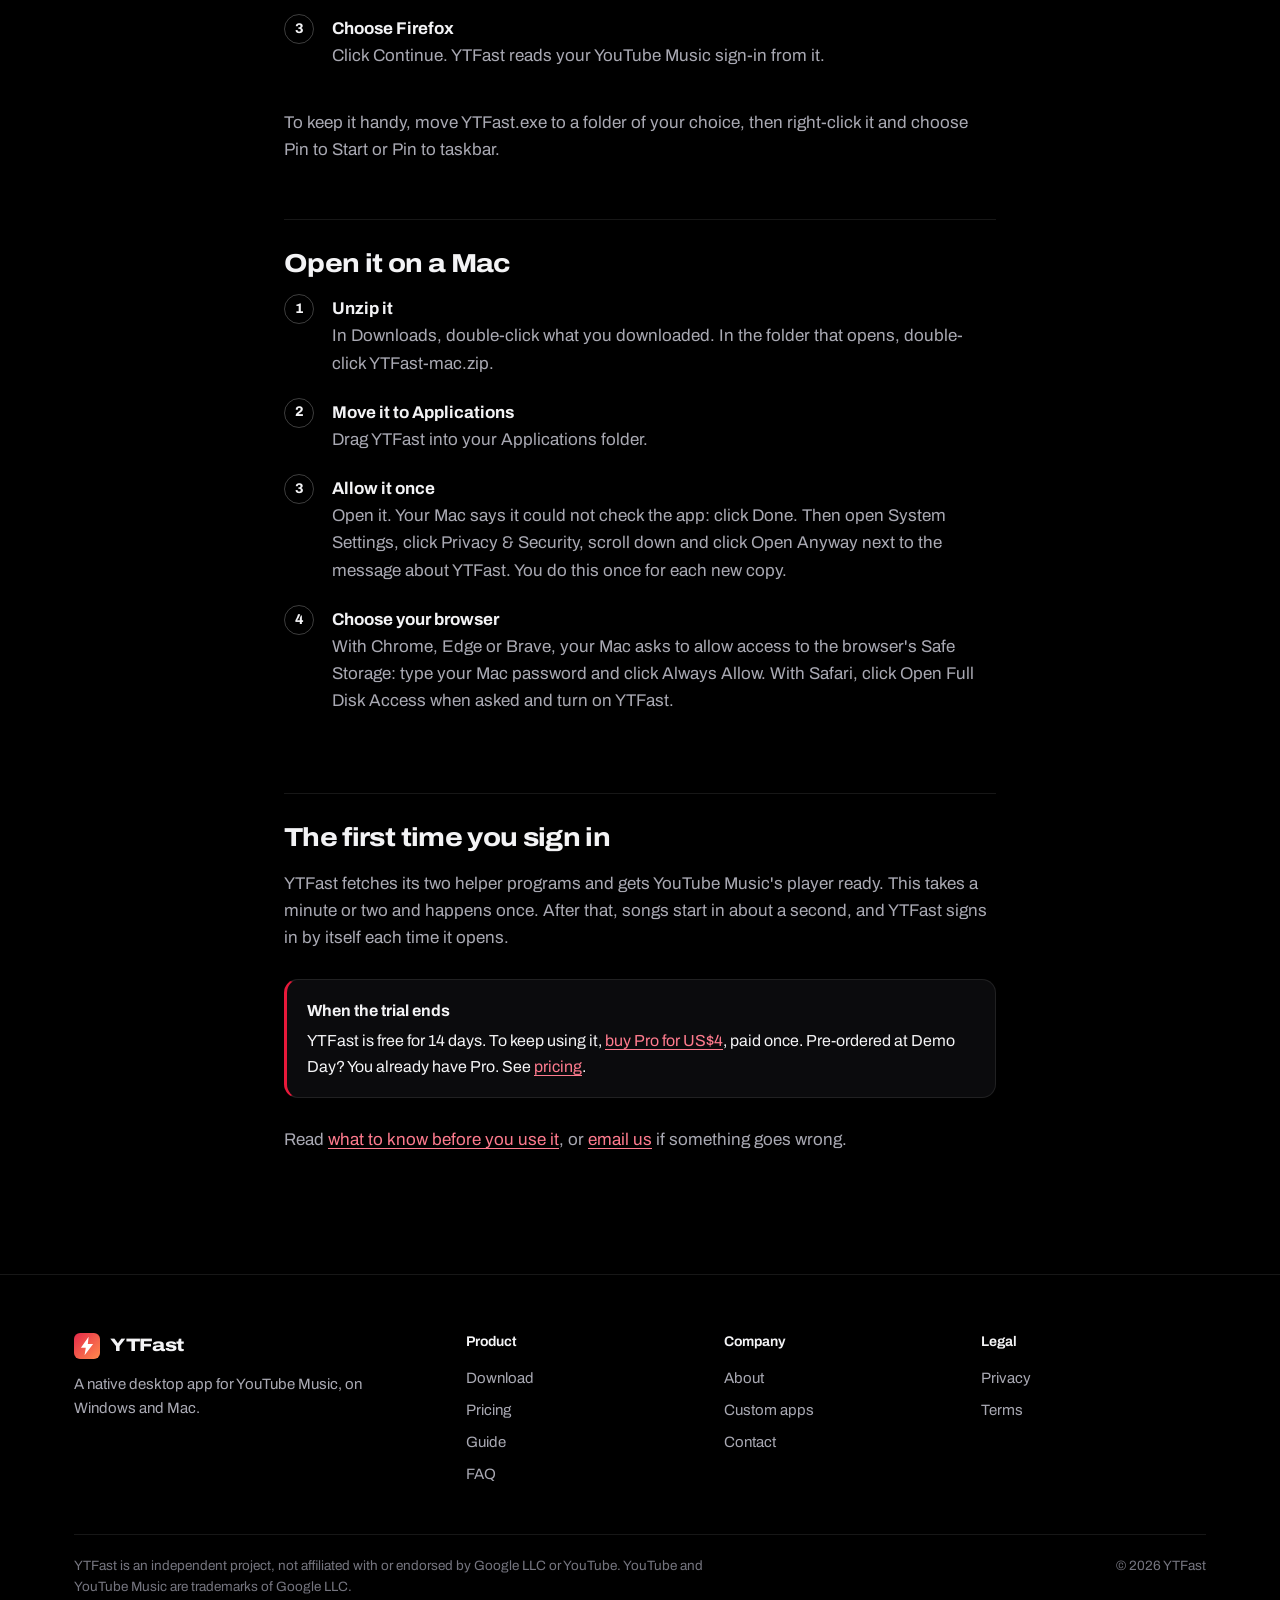
<file: download.html>
<!doctype html>
<html lang="en">
<head>
  <meta charset="utf-8">
  <meta name="viewport" content="width=device-width, initial-scale=1">
  <title>Download — YTFast</title>
  <meta name="description" content="Download YTFast for Windows or Mac. Free for 14 days, then US$4 once. What you need, and what happens the first time you open it.">
  <link rel="canonical" href="https://ytmfast.com/download">
  <meta property="og:type" content="website">
  <meta property="og:site_name" content="YTFast">
  <meta property="og:title" content="Download — YTFast">
  <meta property="og:description" content="Download YTFast for Windows or Mac. Free for 14 days, then US$4 once.">
  <meta property="og:url" content="https://ytmfast.com/download">
  <meta property="og:image" content="https://ytmfast.com/assets/og-image.png">
  <meta name="twitter:card" content="summary_large_image">
  <meta name="theme-color" content="#000000">
  <link rel="icon" href="favicon.ico" sizes="48x48">
  <link rel="icon" href="assets/logo.svg" type="image/svg+xml">
  <link rel="apple-touch-icon" href="assets/apple-touch-icon.png">
  <link rel="manifest" href="site.webmanifest">
  <link rel="preconnect" href="https://fonts.googleapis.com">
  <link rel="preconnect" href="https://fonts.gstatic.com" crossorigin>
  <link rel="stylesheet" href="https://fonts.googleapis.com/css2?family=Archivo:wdth,wght@62..125,100..900&display=swap">
  <link rel="stylesheet" href="assets/styles.css">
</head>
<body class="page">
  <a class="skip-link" href="#content">Skip to content</a>

  <header class="nav">
    <div class="container">
      <a class="brand" href="index.html"><img src="assets/logo.svg" alt="" width="26" height="26">YTFast</a>
      <button class="icon-btn nav-toggle" id="nav-toggle" aria-label="Menu" aria-expanded="false" aria-controls="nav-links"><svg class="i" viewBox="0 0 24 24" aria-hidden="true"><path d="M4 6h16"/><path d="M4 12h16"/><path d="M4 18h16"/></svg></button>
      <nav class="nav-links" id="nav-links" aria-label="Main">
        <a href="what-is-ytfast.html">Guide</a>
        <a href="pricing.html">Pricing</a>
        <a href="faq.html">FAQ</a>
        <a href="about.html">About</a>
        <a class="btn btn-primary nav-cta" href="download.html" aria-current="page">Download</a>
      </nav>
    </div>
  </header>

  <main id="content">
    <section class="container dl-hero">
      <h1>Download YTFast</h1>
      <p class="lead">The full app, free for 14 days. For Windows, and for Macs with Apple Silicon.</p>
      <div class="actions">
        <a class="btn btn-primary" data-download="primary" href="https://github.com/Likheet/ytfast-releases/releases/latest/download/YTFast-for-Windows.zip"><svg class="i" viewBox="0 0 24 24" aria-hidden="true"><path d="M12 3v12"/><path d="m7 10 5 5 5-5"/><path d="M5 21h14"/></svg><span data-label>Download for Windows</span></a>
        <a class="btn btn-alt" data-download="alt" href="https://github.com/Likheet/ytfast-releases/releases/latest/download/YTFast-for-Mac.zip">Download for Mac</a>
      </div>
      <p class="hero-note">About 8 MB. Needs YouTube Music Premium. After 14 days, <a href="pricing.html">Pro is US$4 once</a>.</p>
    </section>

    <div class="prose">
      <h2 id="platforms">Which file to get</h2>
      <div class="grid platforms">
        <div class="card">
          <div class="icon"><svg class="i" viewBox="0 0 24 24" aria-hidden="true"><rect x="2" y="3" width="20" height="14" rx="2"/><path d="M8 21h8"/><path d="M12 17v4"/></svg></div>
          <h3>Windows</h3>
          <p>64-bit, Intel or AMD. Sign in with Firefox.</p>
          <p><a href="https://github.com/Likheet/ytfast-releases/releases/latest/download/YTFast-for-Windows.zip">YTFast-for-Windows.zip</a></p>
        </div>
        <div class="card">
          <div class="icon"><svg class="i" viewBox="0 0 24 24" aria-hidden="true"><path d="M4 5a2 2 0 0 1 2-2h12a2 2 0 0 1 2 2v10H4z"/><path d="M2 19h20"/></svg></div>
          <h3>Mac with Apple Silicon</h3>
          <p>M1 or newer. Sign in with Chrome, Firefox, Edge, Brave or Safari.</p>
          <p><a href="https://github.com/Likheet/ytfast-releases/releases/latest/download/YTFast-for-Mac.zip">YTFast-for-Mac.zip</a></p>
        </div>
      </div>
      <p>Macs with an Intel processor are not supported yet. On Windows, Chrome, Edge and Brave lock their sign-in data so that other programs cannot read it. That is why YTFast needs Firefox there.</p>

      <h2 id="what-you-will-need">What you will need</h2>
      <ul>
        <li>A YouTube Music <strong>Premium</strong> account.</li>
        <li>A browser signed in to music.youtube.com with that account.</li>
        <li>About 250 MB of disk space. The first time you sign in, YTFast downloads two helper programs, yt-dlp and Deno.</li>
        <li>An internet connection.</li>
      </ul>

      <h2 id="windows">Open it on Windows</h2>
      <ol class="steps">
        <li><strong>Unzip it</strong>Right-click the zip, choose Extract All, then open the extracted folder.</li>
        <li><strong>Open YTFast.exe</strong>If Windows says "Windows protected your PC", click More info, then Run anyway. Windows asks this once for each new copy, because YTFast is not yet signed with a paid certificate.</li>
        <li><strong>Choose Firefox</strong>Click Continue. YTFast reads your YouTube Music sign-in from it.</li>
      </ol>
      <p>To keep it handy, move YTFast.exe to a folder of your choice, then right-click it and choose Pin to Start or Pin to taskbar.</p>

      <h2 id="mac">Open it on a Mac</h2>
      <ol class="steps">
        <li><strong>Unzip it</strong>In Downloads, double-click what you downloaded. In the folder that opens, double-click YTFast-mac.zip.</li>
        <li><strong>Move it to Applications</strong>Drag YTFast into your Applications folder.</li>
        <li><strong>Allow it once</strong>Open it. Your Mac says it could not check the app: click Done. Then open System Settings, click Privacy &amp; Security, scroll down and click Open Anyway next to the message about YTFast. You do this once for each new copy.</li>
        <li><strong>Choose your browser</strong>With Chrome, Edge or Brave, your Mac asks to allow access to the browser's Safe Storage: type your Mac password and click Always Allow. With Safari, click Open Full Disk Access when asked and turn on YTFast.</li>
      </ol>

      <h2 id="first-run">The first time you sign in</h2>
      <p>YTFast fetches its two helper programs and gets YouTube Music's player ready. This takes a minute or two and happens once. After that, songs start in about a second, and YTFast signs in by itself each time it opens.</p>

      <div class="note">
        <strong>When the trial ends</strong>
        YTFast is free for 14 days. To keep using it, <a href="https://www.paypal.com/ncp/payment/6EYYS2JXDCUHE">buy Pro for US$4</a>, paid once. Pre-ordered at Demo Day? You already have Pro. See <a href="pricing.html">pricing</a>.
      </div>

      <p>Read <a href="what-is-ytfast.html#before-you-use-it">what to know before you use it</a>, or <a href="mailto:hello@ytmfast.com">email us</a> if something goes wrong.</p>
    </div>
  </main>

  <footer class="footer">
    <div class="container">
      <div class="footer-grid">
        <div class="footer-brand">
          <a class="brand" href="index.html"><img src="assets/logo.svg" alt="" width="26" height="26">YTFast</a>
          <p>A native desktop app for YouTube Music, on Windows and Mac.</p>
        </div>
        <div>
          <p class="footer-title">Product</p>
          <nav aria-label="Product">
            <a href="download.html">Download</a>
            <a href="pricing.html">Pricing</a>
            <a href="what-is-ytfast.html">Guide</a>
            <a href="faq.html">FAQ</a>
          </nav>
        </div>
        <div>
          <p class="footer-title">Company</p>
          <nav aria-label="Company">
            <a href="about.html">About</a>
            <a href="custom-apps.html">Custom apps</a>
            <a href="mailto:hello@ytmfast.com">Contact</a>
          </nav>
        </div>
        <div>
          <p class="footer-title">Legal</p>
          <nav aria-label="Legal">
            <a href="privacy.html">Privacy</a>
            <a href="terms.html">Terms</a>
          </nav>
        </div>
      </div>
      <div class="footer-base">
        <p>YTFast is an independent project, not affiliated with or endorsed by Google LLC or YouTube. YouTube and YouTube Music are trademarks of Google LLC.</p>
        <p>© 2026 YTFast</p>
      </div>
    </div>
  </footer>

  <script src="assets/site.js"></script>
</body>
</html>
</file>
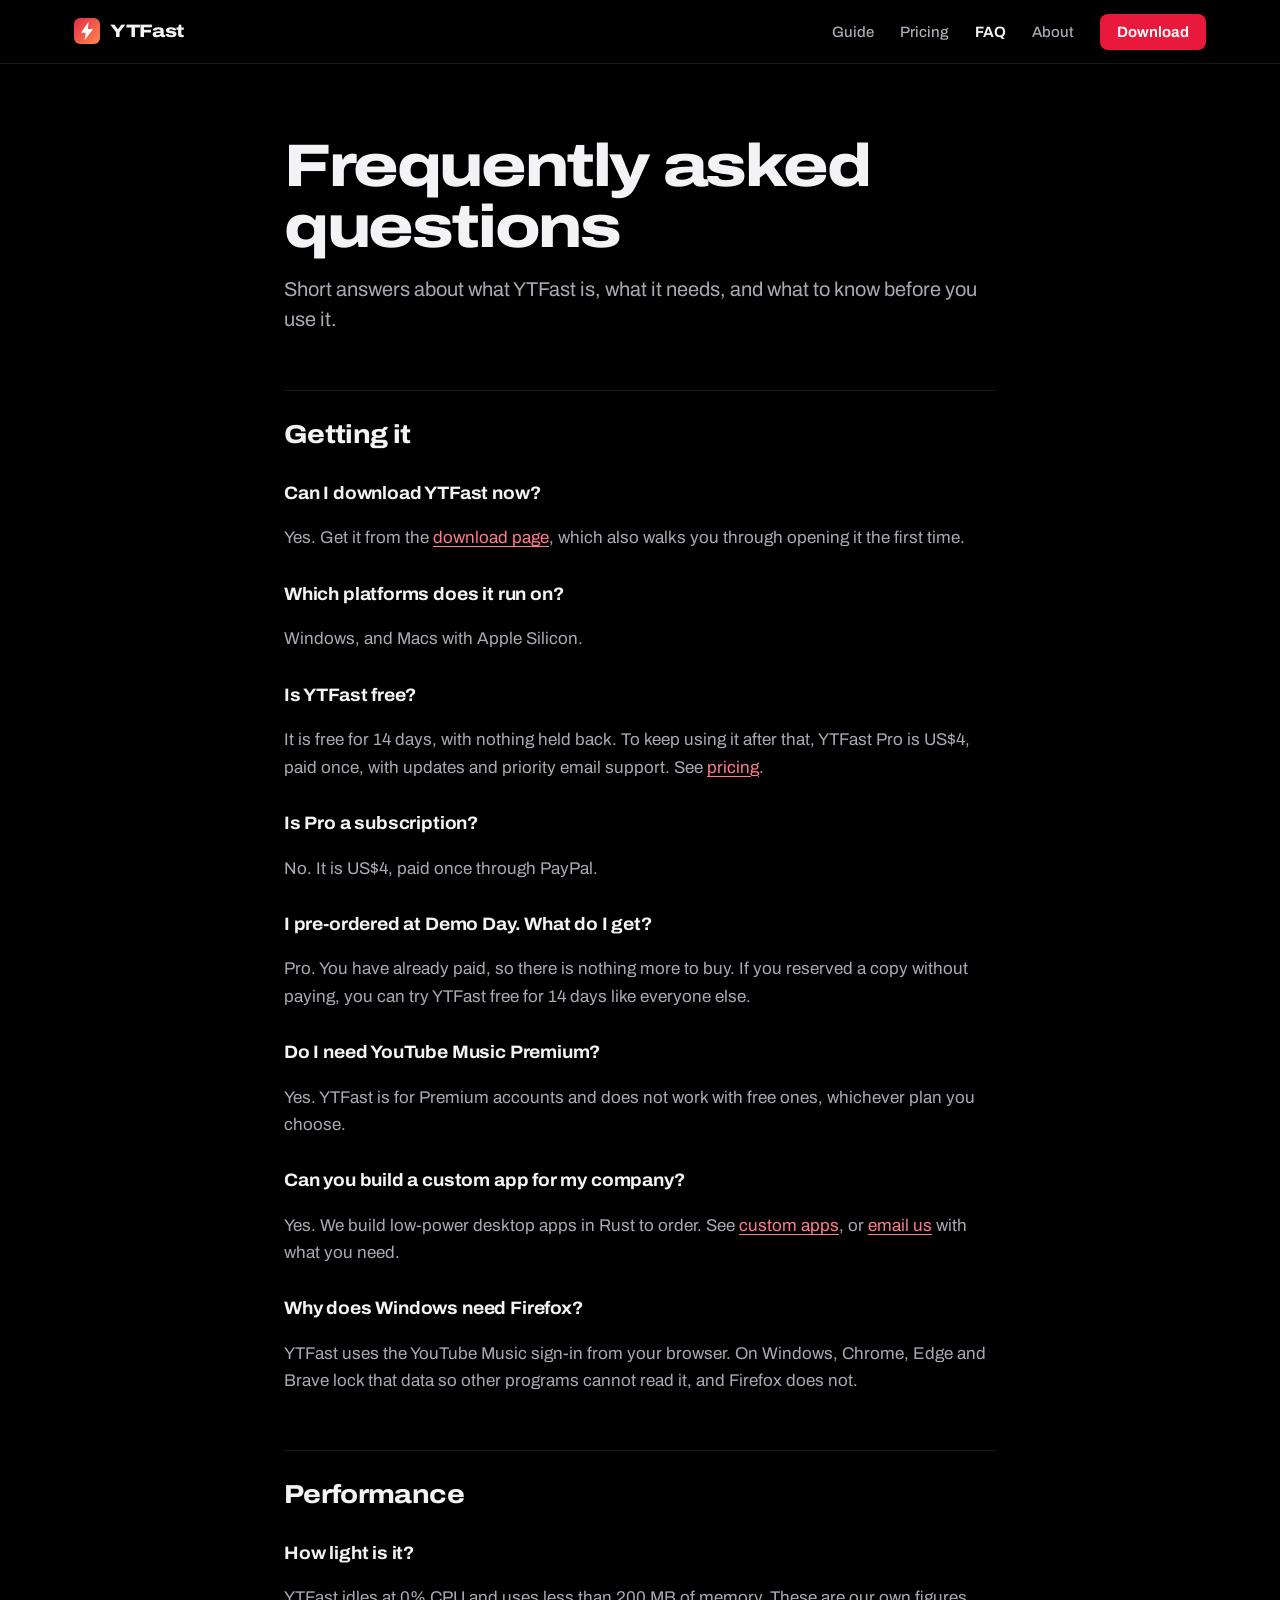
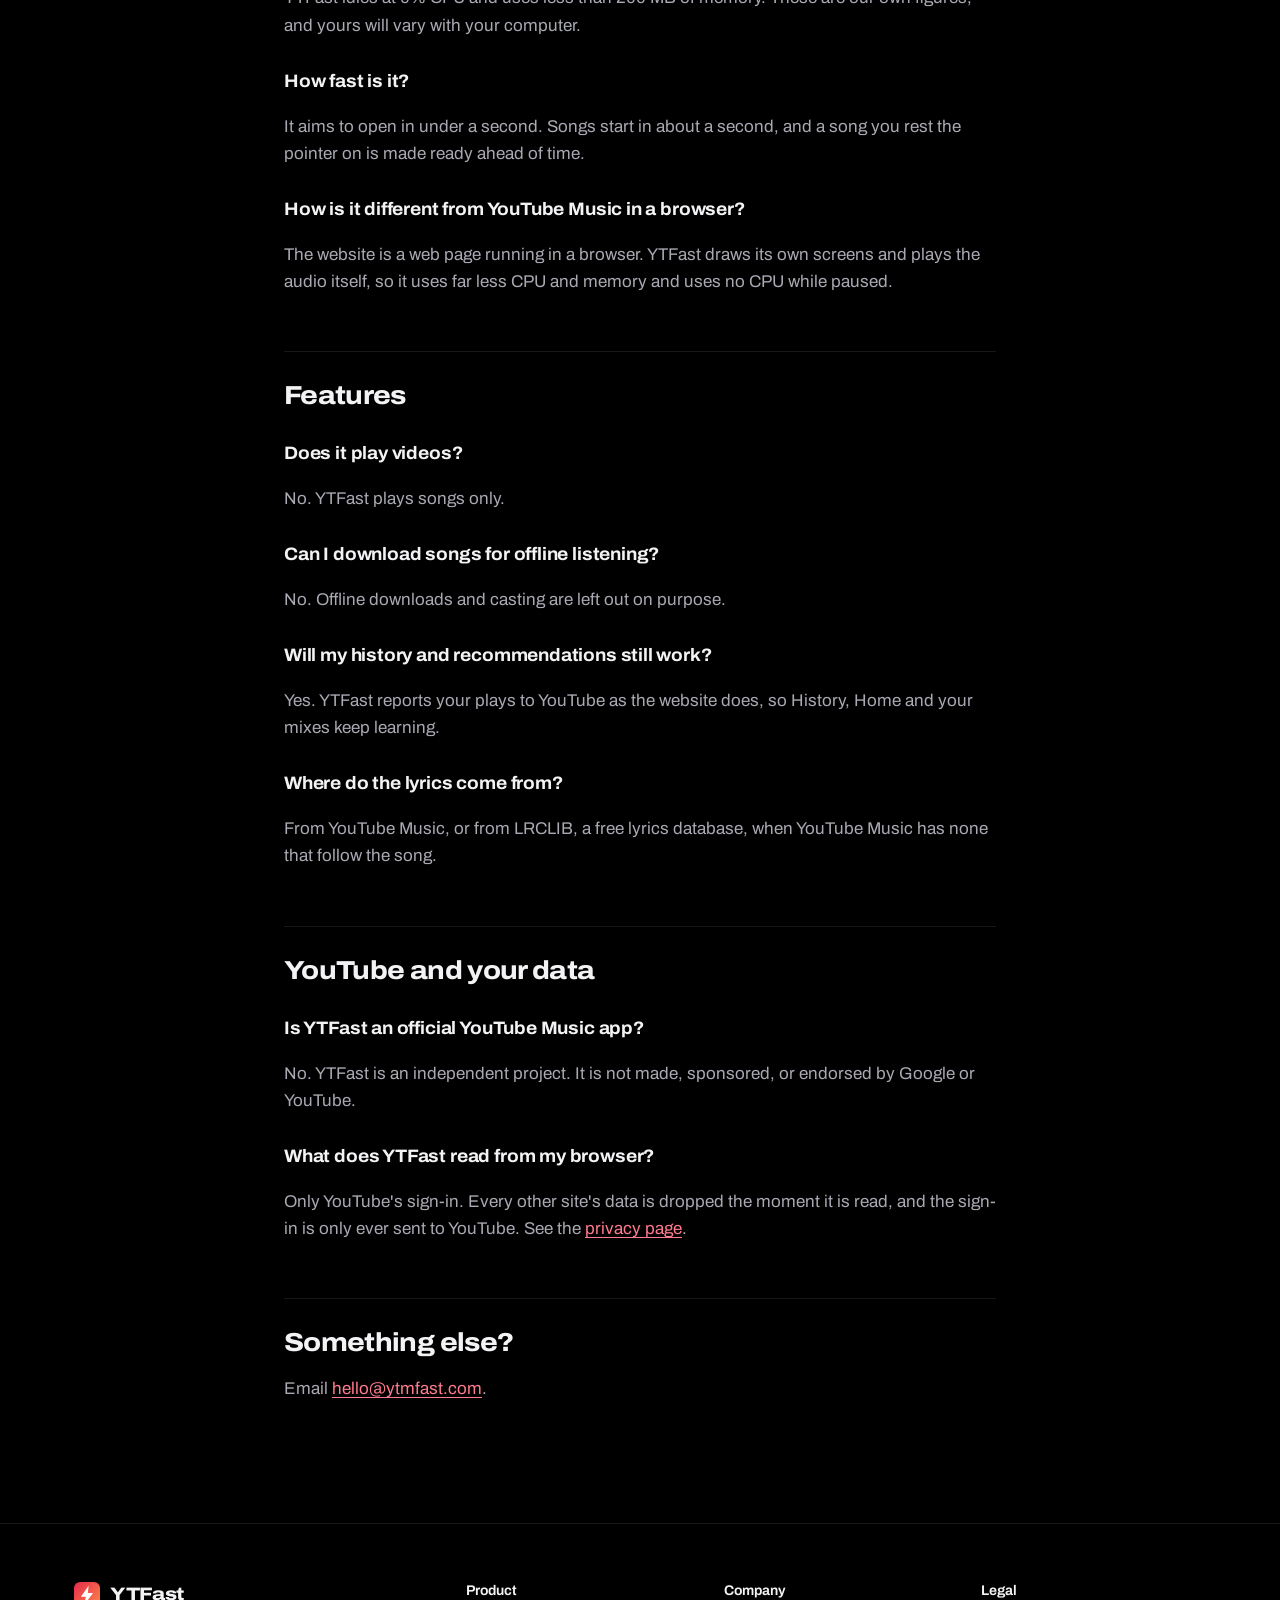
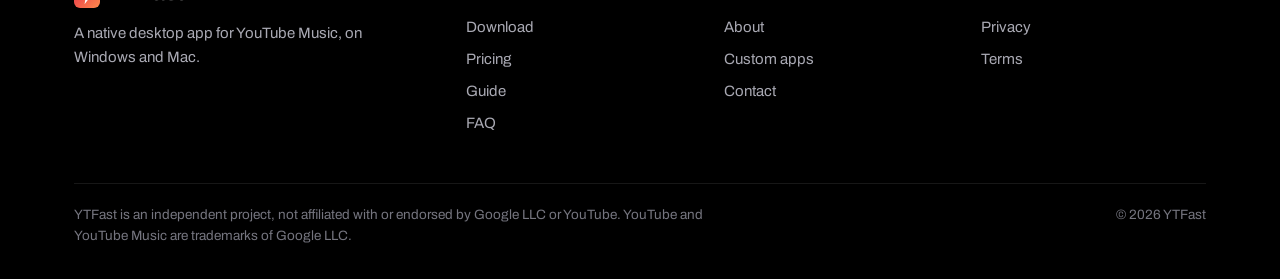
<file: faq.html>
<!doctype html>
<html lang="en">
<head>
  <meta charset="utf-8">
  <meta name="viewport" content="width=device-width, initial-scale=1">
  <title>FAQ — YTFast</title>
  <meta name="description" content="Common questions about YTFast: platforms, YouTube Music Premium, performance, features, and account safety.">
  <link rel="canonical" href="https://ytmfast.com/faq">
  <meta property="og:type" content="website">
  <meta property="og:site_name" content="YTFast">
  <meta property="og:title" content="FAQ — YTFast">
  <meta property="og:description" content="Common questions about YTFast: platforms, YouTube Music Premium, performance, features, and account safety.">
  <meta property="og:url" content="https://ytmfast.com/faq">
  <meta property="og:image" content="https://ytmfast.com/assets/og-image.png">
  <meta name="twitter:card" content="summary_large_image">
  <meta name="theme-color" content="#000000">
  <link rel="icon" href="favicon.ico" sizes="48x48">
  <link rel="icon" href="assets/logo.svg" type="image/svg+xml">
  <link rel="apple-touch-icon" href="assets/apple-touch-icon.png">
  <link rel="manifest" href="site.webmanifest">
  <link rel="preconnect" href="https://fonts.googleapis.com">
  <link rel="preconnect" href="https://fonts.gstatic.com" crossorigin>
  <link rel="stylesheet" href="https://fonts.googleapis.com/css2?family=Archivo:wdth,wght@62..125,100..900&display=swap">
  <link rel="stylesheet" href="assets/styles.css">
</head>
<body class="page">
  <a class="skip-link" href="#content">Skip to content</a>

  <header class="nav">
    <div class="container">
      <a class="brand" href="index.html"><img src="assets/logo.svg" alt="" width="26" height="26">YTFast</a>
      <button class="icon-btn nav-toggle" id="nav-toggle" aria-label="Menu" aria-expanded="false" aria-controls="nav-links"><svg class="i" viewBox="0 0 24 24" aria-hidden="true"><path d="M4 6h16"/><path d="M4 12h16"/><path d="M4 18h16"/></svg></button>
      <nav class="nav-links" id="nav-links" aria-label="Main">
        <a href="what-is-ytfast.html">Guide</a>
        <a href="pricing.html">Pricing</a>
        <a href="faq.html" aria-current="page">FAQ</a>
        <a href="about.html">About</a>
        <a class="btn btn-primary nav-cta" href="download.html">Download</a>
      </nav>
    </div>
  </header>

  <main id="content" class="prose">
    <h1>Frequently asked questions</h1>
    <p class="lead">Short answers about what YTFast is, what it needs, and what to know before you use it.</p>

    <h2 id="getting-it">Getting it</h2>

    <h3>Can I download YTFast now?</h3>
    <p>Yes. Get it from the <a href="download.html">download page</a>, which also walks you through opening it the first time.</p>

    <h3>Which platforms does it run on?</h3>
    <p>Windows, and Macs with Apple Silicon.</p>

    <h3>Is YTFast free?</h3>
    <p>It is free for 14 days, with nothing held back. To keep using it after that, YTFast Pro is US$4, paid once, with updates and priority email support. See <a href="pricing.html">pricing</a>.</p>

    <h3>Is Pro a subscription?</h3>
    <p>No. It is US$4, paid once through PayPal.</p>

    <h3>I pre-ordered at Demo Day. What do I get?</h3>
    <p>Pro. You have already paid, so there is nothing more to buy. If you reserved a copy without paying, you can try YTFast free for 14 days like everyone else.</p>

    <h3>Do I need YouTube Music Premium?</h3>
    <p>Yes. YTFast is for Premium accounts and does not work with free ones, whichever plan you choose.</p>

    <h3>Can you build a custom app for my company?</h3>
    <p>Yes. We build low-power desktop apps in Rust to order. See <a href="custom-apps.html">custom apps</a>, or <a href="mailto:hello@ytmfast.com?subject=Custom%20Rust%20app">email us</a> with what you need.</p>

    <h3>Why does Windows need Firefox?</h3>
    <p>YTFast uses the YouTube Music sign-in from your browser. On Windows, Chrome, Edge and Brave lock that data so other programs cannot read it, and Firefox does not.</p>

    <h2 id="performance">Performance</h2>

    <h3>How light is it?</h3>
    <p>YTFast idles at 0% CPU and uses less than 200 MB of memory. These are our own figures, and yours will vary with your computer.</p>

    <h3>How fast is it?</h3>
    <p>It aims to open in under a second. Songs start in about a second, and a song you rest the pointer on is made ready ahead of time.</p>

    <h3>How is it different from YouTube Music in a browser?</h3>
    <p>The website is a web page running in a browser. YTFast draws its own screens and plays the audio itself, so it uses far less CPU and memory and uses no CPU while paused.</p>

    <h2 id="features">Features</h2>

    <h3>Does it play videos?</h3>
    <p>No. YTFast plays songs only.</p>

    <h3>Can I download songs for offline listening?</h3>
    <p>No. Offline downloads and casting are left out on purpose.</p>

    <h3>Will my history and recommendations still work?</h3>
    <p>Yes. YTFast reports your plays to YouTube as the website does, so History, Home and your mixes keep learning.</p>

    <h3>Where do the lyrics come from?</h3>
    <p>From YouTube Music, or from LRCLIB, a free lyrics database, when YouTube Music has none that follow the song.</p>

    <h2 id="privacy">YouTube and your data</h2>

    <h3>Is YTFast an official YouTube Music app?</h3>
    <p>No. YTFast is an independent project. It is not made, sponsored, or endorsed by Google or YouTube.</p>

    <h3>What does YTFast read from my browser?</h3>
    <p>Only YouTube's sign-in. Every other site's data is dropped the moment it is read, and the sign-in is only ever sent to YouTube. See the <a href="privacy.html">privacy page</a>.</p>

    <h2 id="more">Something else?</h2>
    <p>Email <a href="mailto:hello@ytmfast.com">hello@ytmfast.com</a>.</p>
  </main>

  <footer class="footer">
    <div class="container">
      <div class="footer-grid">
        <div class="footer-brand">
          <a class="brand" href="index.html"><img src="assets/logo.svg" alt="" width="26" height="26">YTFast</a>
          <p>A native desktop app for YouTube Music, on Windows and Mac.</p>
        </div>
        <div>
          <p class="footer-title">Product</p>
          <nav aria-label="Product">
            <a href="download.html">Download</a>
            <a href="pricing.html">Pricing</a>
            <a href="what-is-ytfast.html">Guide</a>
            <a href="faq.html">FAQ</a>
          </nav>
        </div>
        <div>
          <p class="footer-title">Company</p>
          <nav aria-label="Company">
            <a href="about.html">About</a>
            <a href="custom-apps.html">Custom apps</a>
            <a href="mailto:hello@ytmfast.com">Contact</a>
          </nav>
        </div>
        <div>
          <p class="footer-title">Legal</p>
          <nav aria-label="Legal">
            <a href="privacy.html">Privacy</a>
            <a href="terms.html">Terms</a>
          </nav>
        </div>
      </div>
      <div class="footer-base">
        <p>YTFast is an independent project, not affiliated with or endorsed by Google LLC or YouTube. YouTube and YouTube Music are trademarks of Google LLC.</p>
        <p>© 2026 YTFast</p>
      </div>
    </div>
  </footer>

  <script src="assets/site.js"></script>
</body>
</html>
</file>
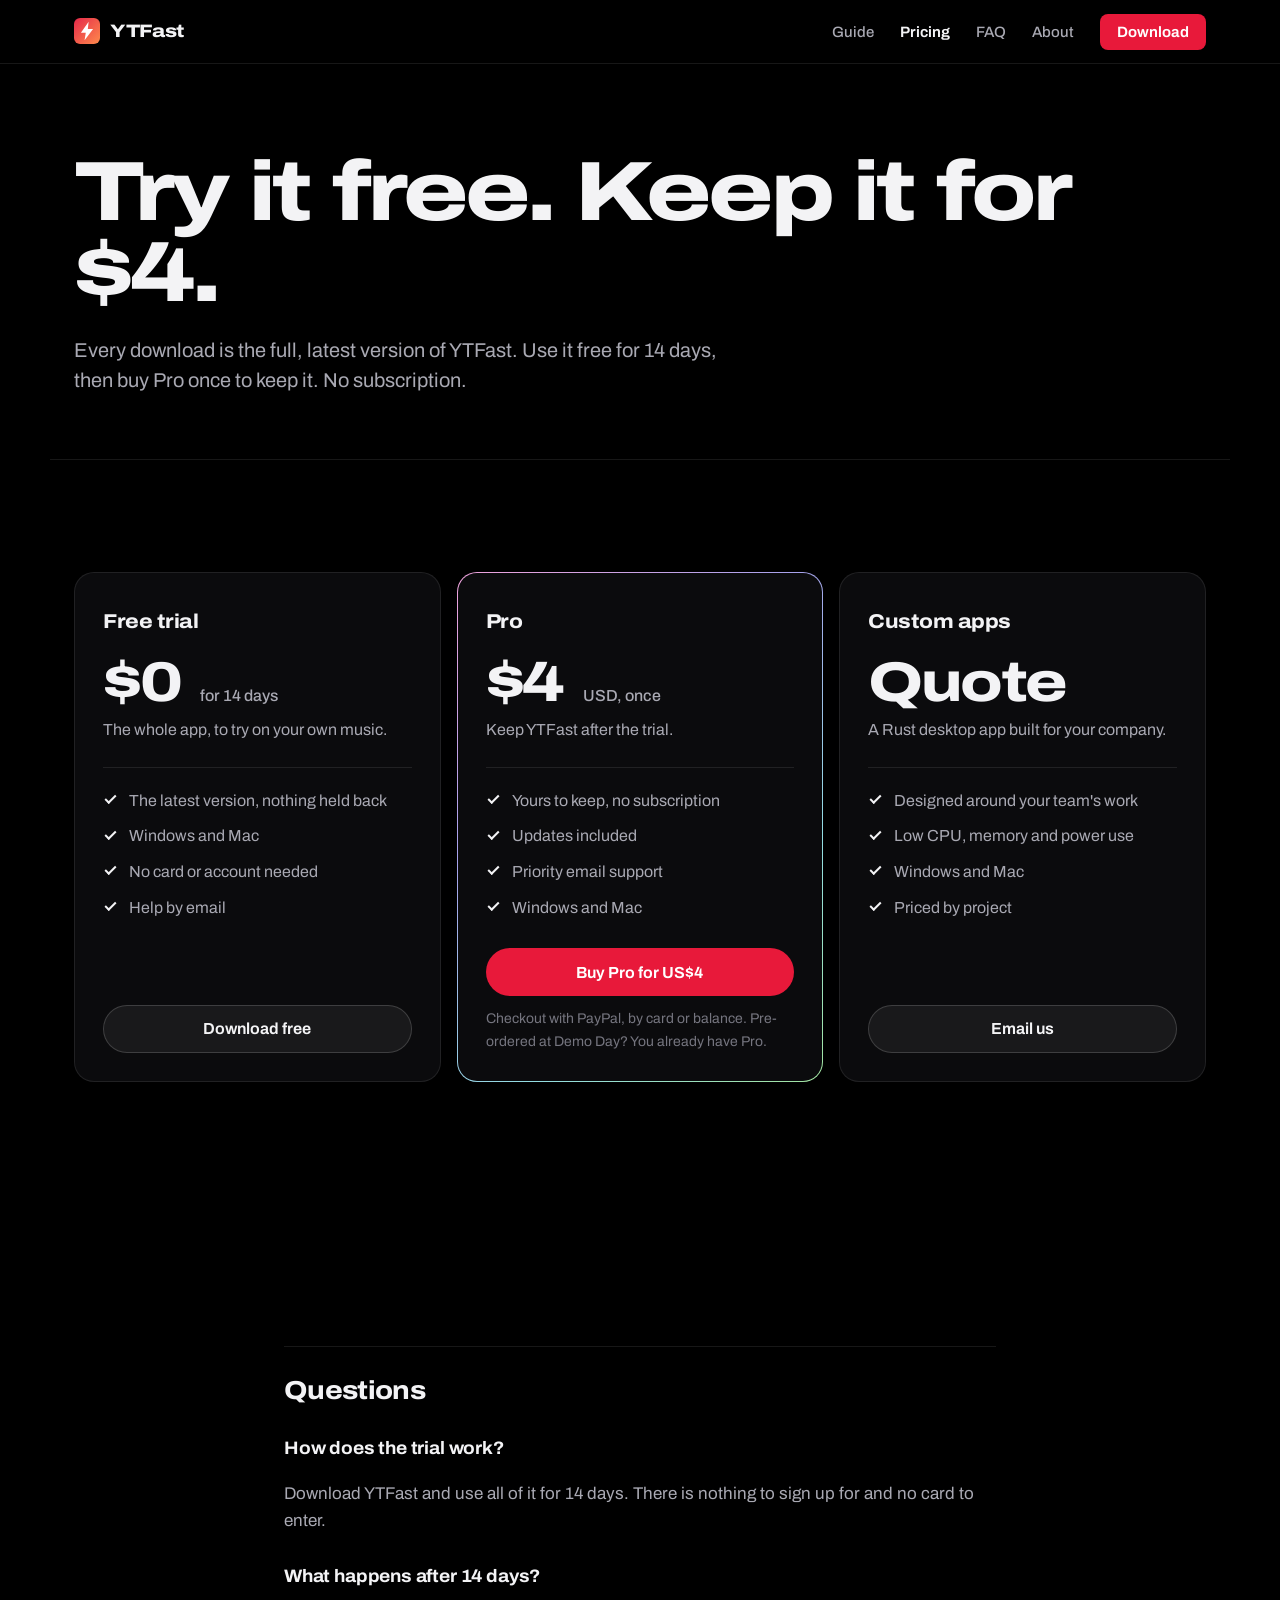
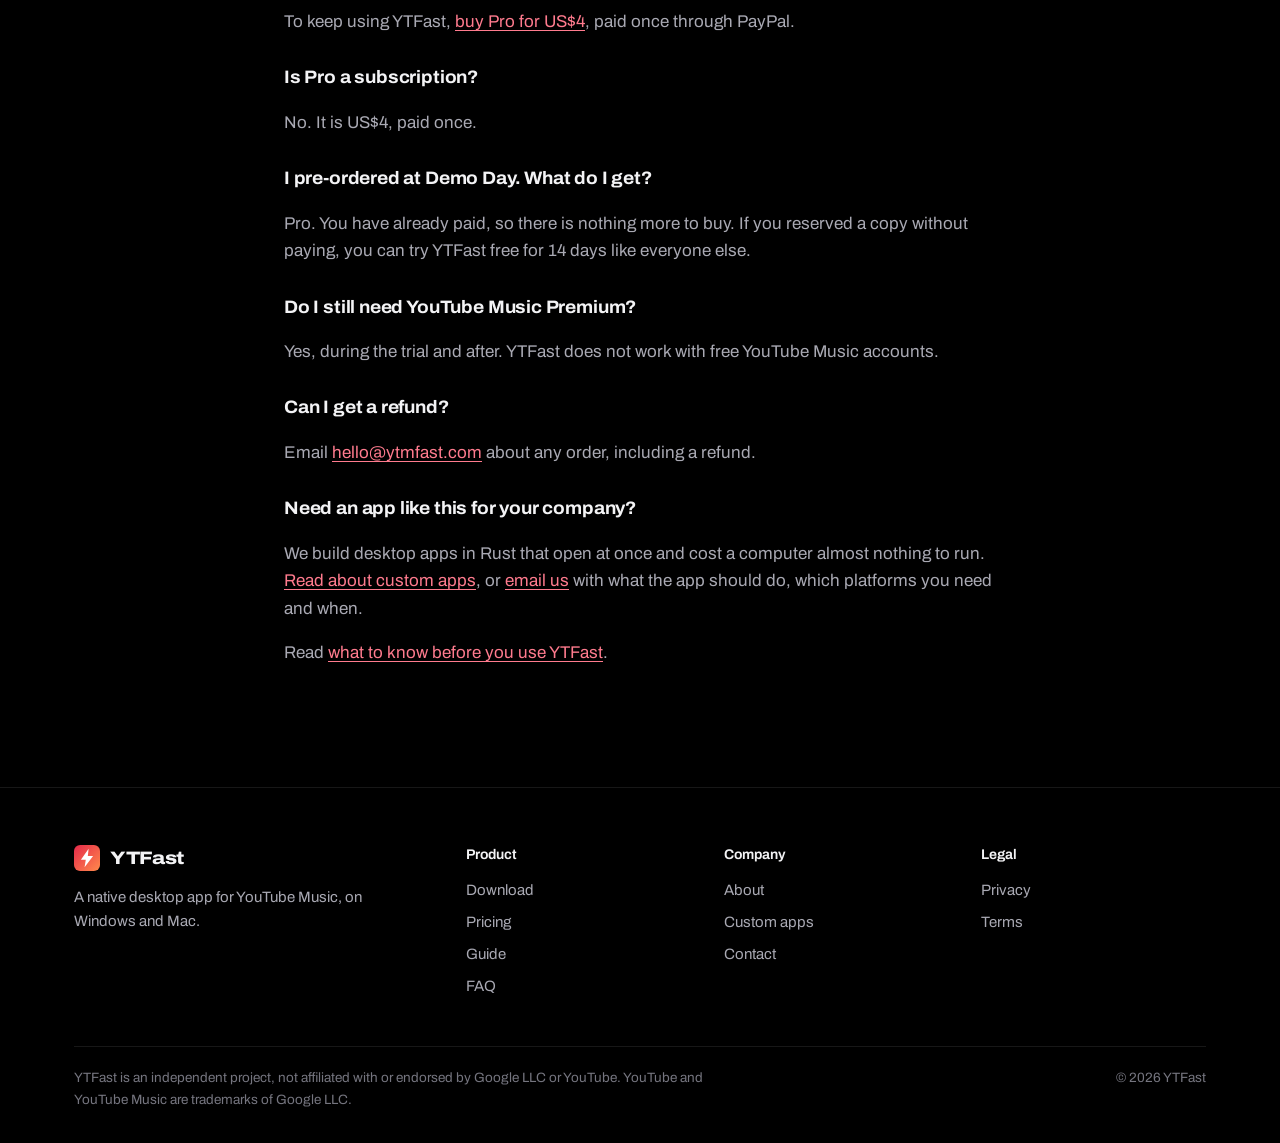
<file: pricing.html>
<!doctype html>
<html lang="en">
<head>
  <meta charset="utf-8">
  <meta name="viewport" content="width=device-width, initial-scale=1">
  <title>Pricing — YTFast</title>
  <meta name="description" content="Try YTFast free for 14 days. YTFast Pro is US$4, paid once, with updates and priority support. Custom Rust apps for companies are priced by project.">
  <link rel="canonical" href="https://ytmfast.com/pricing">
  <meta property="og:type" content="website">
  <meta property="og:site_name" content="YTFast">
  <meta property="og:title" content="Pricing — YTFast">
  <meta property="og:description" content="Try YTFast free for 14 days. YTFast Pro is US$4, paid once, with updates and priority support.">
  <meta property="og:url" content="https://ytmfast.com/pricing">
  <meta property="og:image" content="https://ytmfast.com/assets/og-image.png">
  <meta name="twitter:card" content="summary_large_image">
  <meta name="theme-color" content="#000000">
  <link rel="icon" href="favicon.ico" sizes="48x48">
  <link rel="icon" href="assets/logo.svg" type="image/svg+xml">
  <link rel="apple-touch-icon" href="assets/apple-touch-icon.png">
  <link rel="manifest" href="site.webmanifest">
  <link rel="preconnect" href="https://fonts.googleapis.com">
  <link rel="preconnect" href="https://fonts.gstatic.com" crossorigin>
  <link rel="stylesheet" href="https://fonts.googleapis.com/css2?family=Archivo:wdth,wght@62..125,100..900&display=swap">
  <link rel="stylesheet" href="assets/styles.css">
</head>
<body class="page">
  <a class="skip-link" href="#content">Skip to content</a>

  <header class="nav">
    <div class="container">
      <a class="brand" href="index.html"><img src="assets/logo.svg" alt="" width="26" height="26">YTFast</a>
      <button class="icon-btn nav-toggle" id="nav-toggle" aria-label="Menu" aria-expanded="false" aria-controls="nav-links"><svg class="i" viewBox="0 0 24 24" aria-hidden="true"><path d="M4 6h16"/><path d="M4 12h16"/><path d="M4 18h16"/></svg></button>
      <nav class="nav-links" id="nav-links" aria-label="Main">
        <a href="what-is-ytfast.html">Guide</a>
        <a href="pricing.html" aria-current="page">Pricing</a>
        <a href="faq.html">FAQ</a>
        <a href="about.html">About</a>
        <a class="btn btn-primary nav-cta" href="download.html">Download</a>
      </nav>
    </div>
  </header>

  <main id="content">
    <section class="container dl-hero">
      <h1>Try it free. Keep it for $4.</h1>
      <p class="lead">Every download is the full, latest version of YTFast. Use it free for 14 days, then buy Pro once to keep it. No subscription.</p>
    </section>

    <section class="section">
      <div class="container">
        <div class="plans">
          <div class="plan">
            <h2>Free trial</h2>
            <p class="price">$0 <span>for 14 days</span></p>
            <p class="plan-for">The whole app, to try on your own music.</p>
            <ul>
              <li>The latest version, nothing held back</li>
              <li>Windows and Mac</li>
              <li>No card or account needed</li>
              <li>Help by email</li>
            </ul>
            <a class="btn btn-alt" href="download.html">Download free</a>
          </div>

          <div class="plan featured">
            <h2>Pro</h2>
            <p class="price">$4 <span>USD, once</span></p>
            <p class="plan-for">Keep YTFast after the trial.</p>
            <ul>
              <li>Yours to keep, no subscription</li>
              <li>Updates included</li>
              <li>Priority email support</li>
              <li>Windows and Mac</li>
            </ul>
            <a class="btn btn-primary" href="https://www.paypal.com/ncp/payment/6EYYS2JXDCUHE">Buy Pro for US$4</a>
            <p class="plan-note">Checkout with PayPal, by card or balance. Pre-ordered at Demo Day? You already have Pro.</p>
          </div>

          <div class="plan">
            <h2>Custom apps</h2>
            <p class="price">Quote</p>
            <p class="plan-for">A Rust desktop app built for your company.</p>
            <ul>
              <li>Designed around your team's work</li>
              <li>Low CPU, memory and power use</li>
              <li>Windows and Mac</li>
              <li>Priced by project</li>
            </ul>
            <a class="btn btn-alt" href="mailto:hello@ytmfast.com?subject=Custom%20Rust%20app">Email us</a>
          </div>
        </div>
      </div>
    </section>

    <section class="prose">
      <h2 id="questions">Questions</h2>

      <h3>How does the trial work?</h3>
      <p>Download YTFast and use all of it for 14 days. There is nothing to sign up for and no card to enter.</p>

      <h3>What happens after 14 days?</h3>
      <p>To keep using YTFast, <a href="https://www.paypal.com/ncp/payment/6EYYS2JXDCUHE">buy Pro for US$4</a>, paid once through PayPal.</p>

      <h3>Is Pro a subscription?</h3>
      <p>No. It is US$4, paid once.</p>

      <h3>I pre-ordered at Demo Day. What do I get?</h3>
      <p>Pro. You have already paid, so there is nothing more to buy. If you reserved a copy without paying, you can try YTFast free for 14 days like everyone else.</p>

      <h3>Do I still need YouTube Music Premium?</h3>
      <p>Yes, during the trial and after. YTFast does not work with free YouTube Music accounts.</p>

      <h3>Can I get a refund?</h3>
      <p>Email <a href="mailto:hello@ytmfast.com">hello@ytmfast.com</a> about any order, including a refund.</p>

      <h3>Need an app like this for your company?</h3>
      <p>We build desktop apps in Rust that open at once and cost a computer almost nothing to run. <a href="custom-apps.html">Read about custom apps</a>, or <a href="mailto:hello@ytmfast.com?subject=Custom%20Rust%20app">email us</a> with what the app should do, which platforms you need and when.</p>

      <p>Read <a href="what-is-ytfast.html#before-you-use-it">what to know before you use YTFast</a>.</p>
    </section>
  </main>

  <footer class="footer">
    <div class="container">
      <div class="footer-grid">
        <div class="footer-brand">
          <a class="brand" href="index.html"><img src="assets/logo.svg" alt="" width="26" height="26">YTFast</a>
          <p>A native desktop app for YouTube Music, on Windows and Mac.</p>
        </div>
        <div>
          <p class="footer-title">Product</p>
          <nav aria-label="Product">
            <a href="download.html">Download</a>
            <a href="pricing.html">Pricing</a>
            <a href="what-is-ytfast.html">Guide</a>
            <a href="faq.html">FAQ</a>
          </nav>
        </div>
        <div>
          <p class="footer-title">Company</p>
          <nav aria-label="Company">
            <a href="about.html">About</a>
            <a href="custom-apps.html">Custom apps</a>
            <a href="mailto:hello@ytmfast.com">Contact</a>
          </nav>
        </div>
        <div>
          <p class="footer-title">Legal</p>
          <nav aria-label="Legal">
            <a href="privacy.html">Privacy</a>
            <a href="terms.html">Terms</a>
          </nav>
        </div>
      </div>
      <div class="footer-base">
        <p>YTFast is an independent project, not affiliated with or endorsed by Google LLC or YouTube. YouTube and YouTube Music are trademarks of Google LLC.</p>
        <p>© 2026 YTFast</p>
      </div>
    </div>
  </footer>

  <script src="assets/site.js"></script>
</body>
</html>
</file>
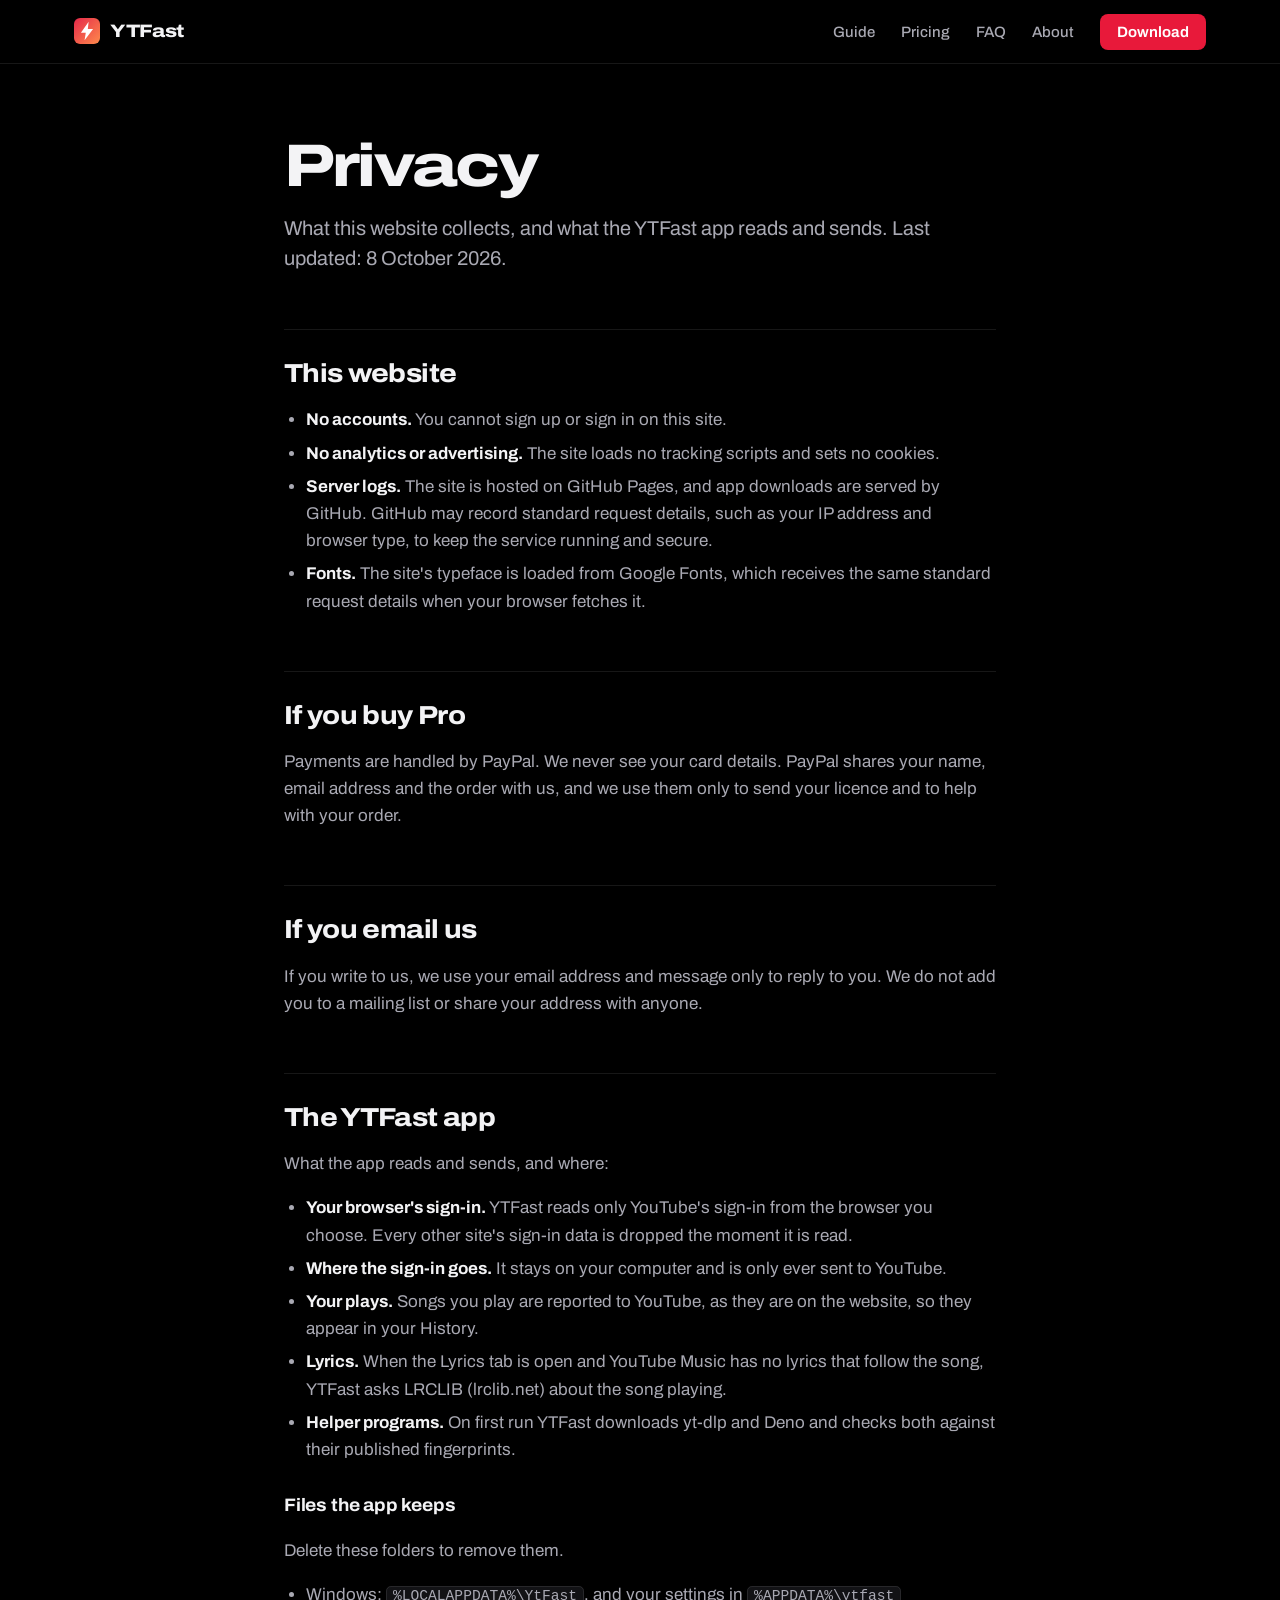
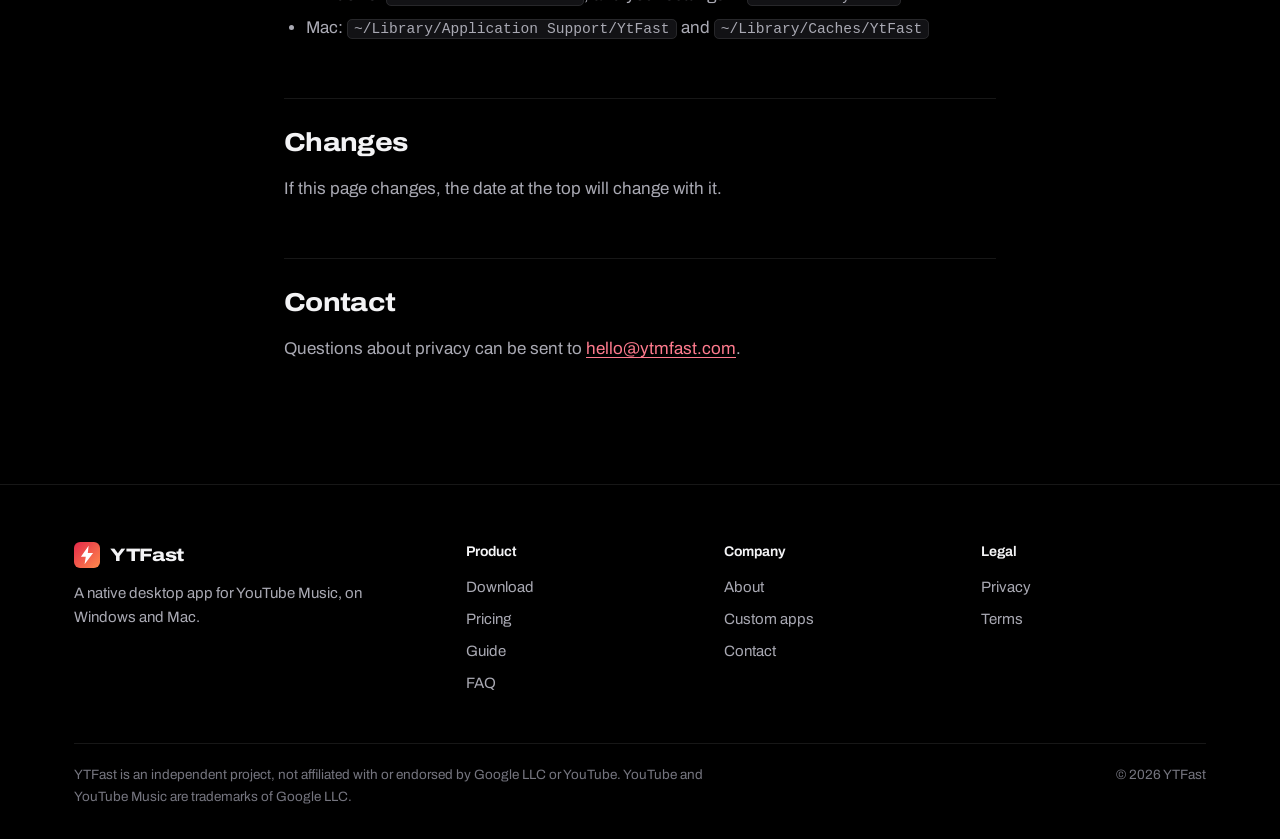
<file: privacy.html>
<!doctype html>
<html lang="en">
<head>
  <meta charset="utf-8">
  <meta name="viewport" content="width=device-width, initial-scale=1">
  <title>Privacy — YTFast</title>
  <meta name="description" content="What the YTFast website collects, and what the YTFast app reads from your browser and sends.">
  <link rel="canonical" href="https://ytmfast.com/privacy">
  <meta property="og:type" content="website">
  <meta property="og:site_name" content="YTFast">
  <meta property="og:title" content="Privacy — YTFast">
  <meta property="og:description" content="What the YTFast website collects, and what the YTFast app reads from your browser and sends.">
  <meta property="og:url" content="https://ytmfast.com/privacy">
  <meta property="og:image" content="https://ytmfast.com/assets/og-image.png">
  <meta name="twitter:card" content="summary_large_image">
  <meta name="theme-color" content="#000000">
  <link rel="icon" href="favicon.ico" sizes="48x48">
  <link rel="icon" href="assets/logo.svg" type="image/svg+xml">
  <link rel="apple-touch-icon" href="assets/apple-touch-icon.png">
  <link rel="manifest" href="site.webmanifest">
  <link rel="preconnect" href="https://fonts.googleapis.com">
  <link rel="preconnect" href="https://fonts.gstatic.com" crossorigin>
  <link rel="stylesheet" href="https://fonts.googleapis.com/css2?family=Archivo:wdth,wght@62..125,100..900&display=swap">
  <link rel="stylesheet" href="assets/styles.css">
</head>
<body class="page">
  <a class="skip-link" href="#content">Skip to content</a>

  <header class="nav">
    <div class="container">
      <a class="brand" href="index.html"><img src="assets/logo.svg" alt="" width="26" height="26">YTFast</a>
      <button class="icon-btn nav-toggle" id="nav-toggle" aria-label="Menu" aria-expanded="false" aria-controls="nav-links"><svg class="i" viewBox="0 0 24 24" aria-hidden="true"><path d="M4 6h16"/><path d="M4 12h16"/><path d="M4 18h16"/></svg></button>
      <nav class="nav-links" id="nav-links" aria-label="Main">
        <a href="what-is-ytfast.html">Guide</a>
        <a href="pricing.html">Pricing</a>
        <a href="faq.html">FAQ</a>
        <a href="about.html">About</a>
        <a class="btn btn-primary nav-cta" href="download.html">Download</a>
      </nav>
    </div>
  </header>

  <main id="content" class="prose">
    <h1>Privacy</h1>
    <p class="lead">What this website collects, and what the YTFast app reads and sends. Last updated: 8 October 2026.</p>

    <h2 id="website">This website</h2>
    <ul>
      <li><strong>No accounts.</strong> You cannot sign up or sign in on this site.</li>
      <li><strong>No analytics or advertising.</strong> The site loads no tracking scripts and sets no cookies.</li>
      <li><strong>Server logs.</strong> The site is hosted on GitHub Pages, and app downloads are served by GitHub. GitHub may record standard request details, such as your IP address and browser type, to keep the service running and secure.</li>
      <li><strong>Fonts.</strong> The site's typeface is loaded from Google Fonts, which receives the same standard request details when your browser fetches it.</li>
    </ul>

    <h2 id="purchases">If you buy Pro</h2>
    <p>Payments are handled by PayPal. We never see your card details. PayPal shares your name, email address and the order with us, and we use them only to send your licence and to help with your order.</p>

    <h2 id="email">If you email us</h2>
    <p>If you write to us, we use your email address and message only to reply to you. We do not add you to a mailing list or share your address with anyone.</p>

    <h2 id="app">The YTFast app</h2>
    <p>What the app reads and sends, and where:</p>
    <ul>
      <li><strong>Your browser's sign-in.</strong> YTFast reads only YouTube's sign-in from the browser you choose. Every other site's sign-in data is dropped the moment it is read.</li>
      <li><strong>Where the sign-in goes.</strong> It stays on your computer and is only ever sent to YouTube.</li>
      <li><strong>Your plays.</strong> Songs you play are reported to YouTube, as they are on the website, so they appear in your History.</li>
      <li><strong>Lyrics.</strong> When the Lyrics tab is open and YouTube Music has no lyrics that follow the song, YTFast asks LRCLIB (lrclib.net) about the song playing.</li>
      <li><strong>Helper programs.</strong> On first run YTFast downloads yt-dlp and Deno and checks both against their published fingerprints.</li>
    </ul>

    <h3>Files the app keeps</h3>
    <p>Delete these folders to remove them.</p>
    <ul>
      <li>Windows: <code>%LOCALAPPDATA%\YtFast</code>, and your settings in <code>%APPDATA%\ytfast</code></li>
      <li>Mac: <code>~/Library/Application Support/YtFast</code> and <code>~/Library/Caches/YtFast</code></li>
    </ul>

    <h2 id="changes">Changes</h2>
    <p>If this page changes, the date at the top will change with it.</p>

    <h2 id="contact">Contact</h2>
    <p>Questions about privacy can be sent to <a href="mailto:hello@ytmfast.com">hello@ytmfast.com</a>.</p>
  </main>

  <footer class="footer">
    <div class="container">
      <div class="footer-grid">
        <div class="footer-brand">
          <a class="brand" href="index.html"><img src="assets/logo.svg" alt="" width="26" height="26">YTFast</a>
          <p>A native desktop app for YouTube Music, on Windows and Mac.</p>
        </div>
        <div>
          <p class="footer-title">Product</p>
          <nav aria-label="Product">
            <a href="download.html">Download</a>
            <a href="pricing.html">Pricing</a>
            <a href="what-is-ytfast.html">Guide</a>
            <a href="faq.html">FAQ</a>
          </nav>
        </div>
        <div>
          <p class="footer-title">Company</p>
          <nav aria-label="Company">
            <a href="about.html">About</a>
            <a href="custom-apps.html">Custom apps</a>
            <a href="mailto:hello@ytmfast.com">Contact</a>
          </nav>
        </div>
        <div>
          <p class="footer-title">Legal</p>
          <nav aria-label="Legal">
            <a href="privacy.html">Privacy</a>
            <a href="terms.html">Terms</a>
          </nav>
        </div>
      </div>
      <div class="footer-base">
        <p>YTFast is an independent project, not affiliated with or endorsed by Google LLC or YouTube. YouTube and YouTube Music are trademarks of Google LLC.</p>
        <p>© 2026 YTFast</p>
      </div>
    </div>
  </footer>

  <script src="assets/site.js"></script>
</body>
</html>
</file>
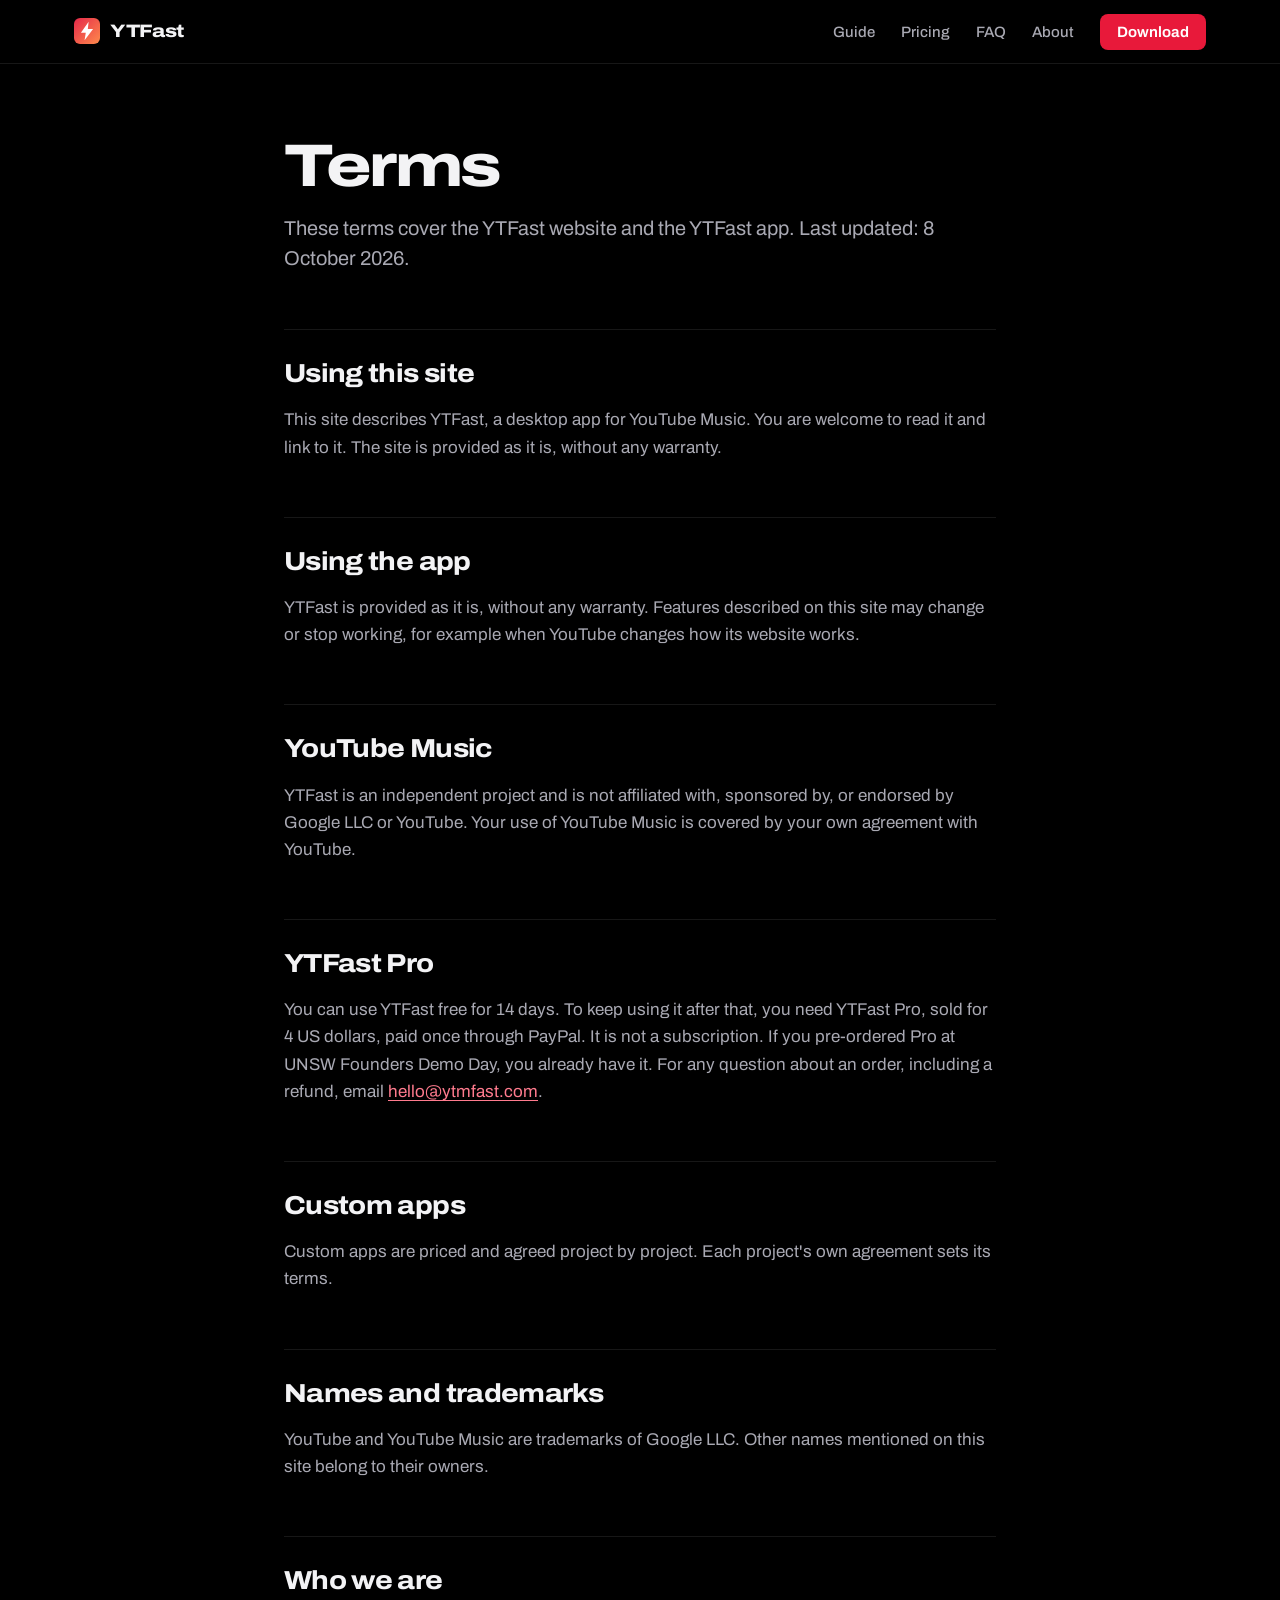
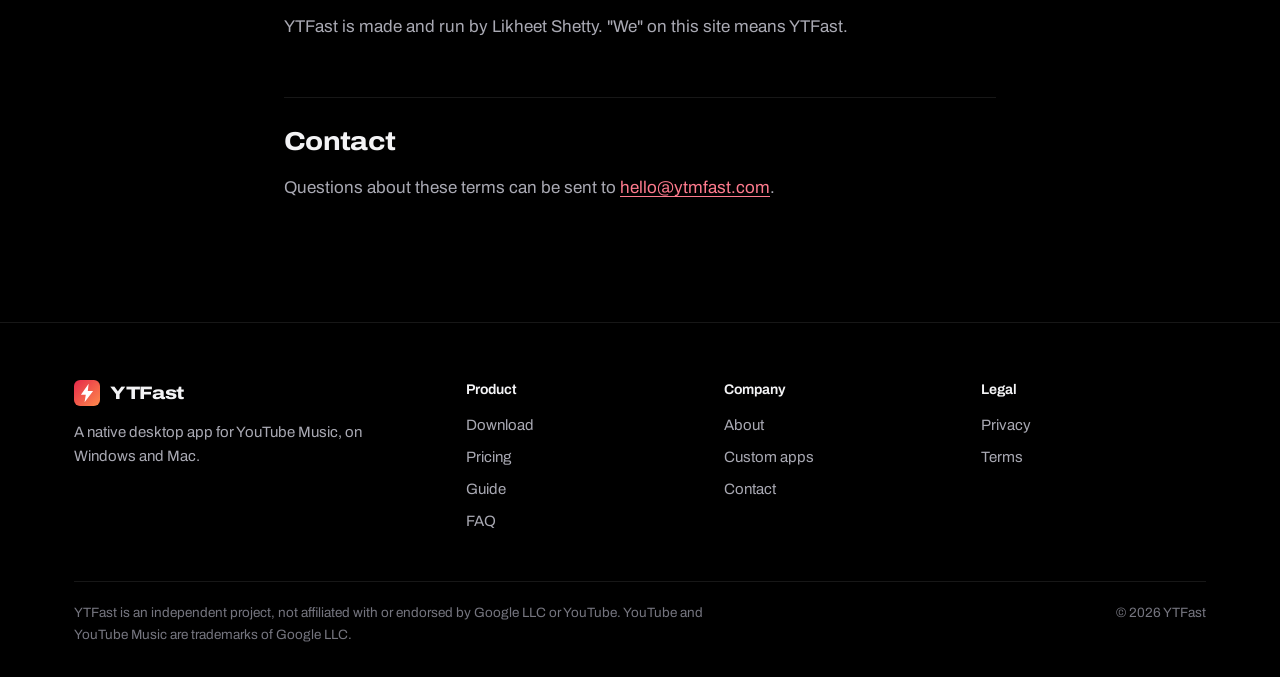
<file: terms.html>
<!doctype html>
<html lang="en">
<head>
  <meta charset="utf-8">
  <meta name="viewport" content="width=device-width, initial-scale=1">
  <title>Terms — YTFast</title>
  <meta name="description" content="Terms for using the YTFast website and app.">
  <link rel="canonical" href="https://ytmfast.com/terms">
  <meta property="og:type" content="website">
  <meta property="og:site_name" content="YTFast">
  <meta property="og:title" content="Terms — YTFast">
  <meta property="og:description" content="Terms for using the YTFast website and app.">
  <meta property="og:url" content="https://ytmfast.com/terms">
  <meta property="og:image" content="https://ytmfast.com/assets/og-image.png">
  <meta name="twitter:card" content="summary_large_image">
  <meta name="theme-color" content="#000000">
  <link rel="icon" href="favicon.ico" sizes="48x48">
  <link rel="icon" href="assets/logo.svg" type="image/svg+xml">
  <link rel="apple-touch-icon" href="assets/apple-touch-icon.png">
  <link rel="manifest" href="site.webmanifest">
  <link rel="preconnect" href="https://fonts.googleapis.com">
  <link rel="preconnect" href="https://fonts.gstatic.com" crossorigin>
  <link rel="stylesheet" href="https://fonts.googleapis.com/css2?family=Archivo:wdth,wght@62..125,100..900&display=swap">
  <link rel="stylesheet" href="assets/styles.css">
</head>
<body class="page">
  <a class="skip-link" href="#content">Skip to content</a>

  <header class="nav">
    <div class="container">
      <a class="brand" href="index.html"><img src="assets/logo.svg" alt="" width="26" height="26">YTFast</a>
      <button class="icon-btn nav-toggle" id="nav-toggle" aria-label="Menu" aria-expanded="false" aria-controls="nav-links"><svg class="i" viewBox="0 0 24 24" aria-hidden="true"><path d="M4 6h16"/><path d="M4 12h16"/><path d="M4 18h16"/></svg></button>
      <nav class="nav-links" id="nav-links" aria-label="Main">
        <a href="what-is-ytfast.html">Guide</a>
        <a href="pricing.html">Pricing</a>
        <a href="faq.html">FAQ</a>
        <a href="about.html">About</a>
        <a class="btn btn-primary nav-cta" href="download.html">Download</a>
      </nav>
    </div>
  </header>

  <main id="content" class="prose">
    <h1>Terms</h1>
    <p class="lead">These terms cover the YTFast website and the YTFast app. Last updated: 8 October 2026.</p>

    <h2 id="the-site">Using this site</h2>
    <p>This site describes YTFast, a desktop app for YouTube Music. You are welcome to read it and link to it. The site is provided as it is, without any warranty.</p>

    <h2 id="the-app">Using the app</h2>
    <p>YTFast is provided as it is, without any warranty. Features described on this site may change or stop working, for example when YouTube changes how its website works.</p>

    <h2 id="youtube-music">YouTube Music</h2>
    <p>YTFast is an independent project and is not affiliated with, sponsored by, or endorsed by Google LLC or YouTube. Your use of YouTube Music is covered by your own agreement with YouTube.</p>

    <h2 id="pro">YTFast Pro</h2>
    <p>You can use YTFast free for 14 days. To keep using it after that, you need YTFast Pro, sold for 4 US dollars, paid once through PayPal. It is not a subscription. If you pre-ordered Pro at UNSW Founders Demo Day, you already have it. For any question about an order, including a refund, email <a href="mailto:hello@ytmfast.com">hello@ytmfast.com</a>.</p>

    <h2 id="custom">Custom apps</h2>
    <p>Custom apps are priced and agreed project by project. Each project's own agreement sets its terms.</p>

    <h2 id="names">Names and trademarks</h2>
    <p>YouTube and YouTube Music are trademarks of Google LLC. Other names mentioned on this site belong to their owners.</p>

    <h2 id="who">Who we are</h2>
    <p>YTFast is made and run by Likheet Shetty. "We" on this site means YTFast.</p>

    <h2 id="contact">Contact</h2>
    <p>Questions about these terms can be sent to <a href="mailto:hello@ytmfast.com">hello@ytmfast.com</a>.</p>
  </main>

  <footer class="footer">
    <div class="container">
      <div class="footer-grid">
        <div class="footer-brand">
          <a class="brand" href="index.html"><img src="assets/logo.svg" alt="" width="26" height="26">YTFast</a>
          <p>A native desktop app for YouTube Music, on Windows and Mac.</p>
        </div>
        <div>
          <p class="footer-title">Product</p>
          <nav aria-label="Product">
            <a href="download.html">Download</a>
            <a href="pricing.html">Pricing</a>
            <a href="what-is-ytfast.html">Guide</a>
            <a href="faq.html">FAQ</a>
          </nav>
        </div>
        <div>
          <p class="footer-title">Company</p>
          <nav aria-label="Company">
            <a href="about.html">About</a>
            <a href="custom-apps.html">Custom apps</a>
            <a href="mailto:hello@ytmfast.com">Contact</a>
          </nav>
        </div>
        <div>
          <p class="footer-title">Legal</p>
          <nav aria-label="Legal">
            <a href="privacy.html">Privacy</a>
            <a href="terms.html">Terms</a>
          </nav>
        </div>
      </div>
      <div class="footer-base">
        <p>YTFast is an independent project, not affiliated with or endorsed by Google LLC or YouTube. YouTube and YouTube Music are trademarks of Google LLC.</p>
        <p>© 2026 YTFast</p>
      </div>
    </div>
  </footer>

  <script src="assets/site.js"></script>
</body>
</html>
</file>
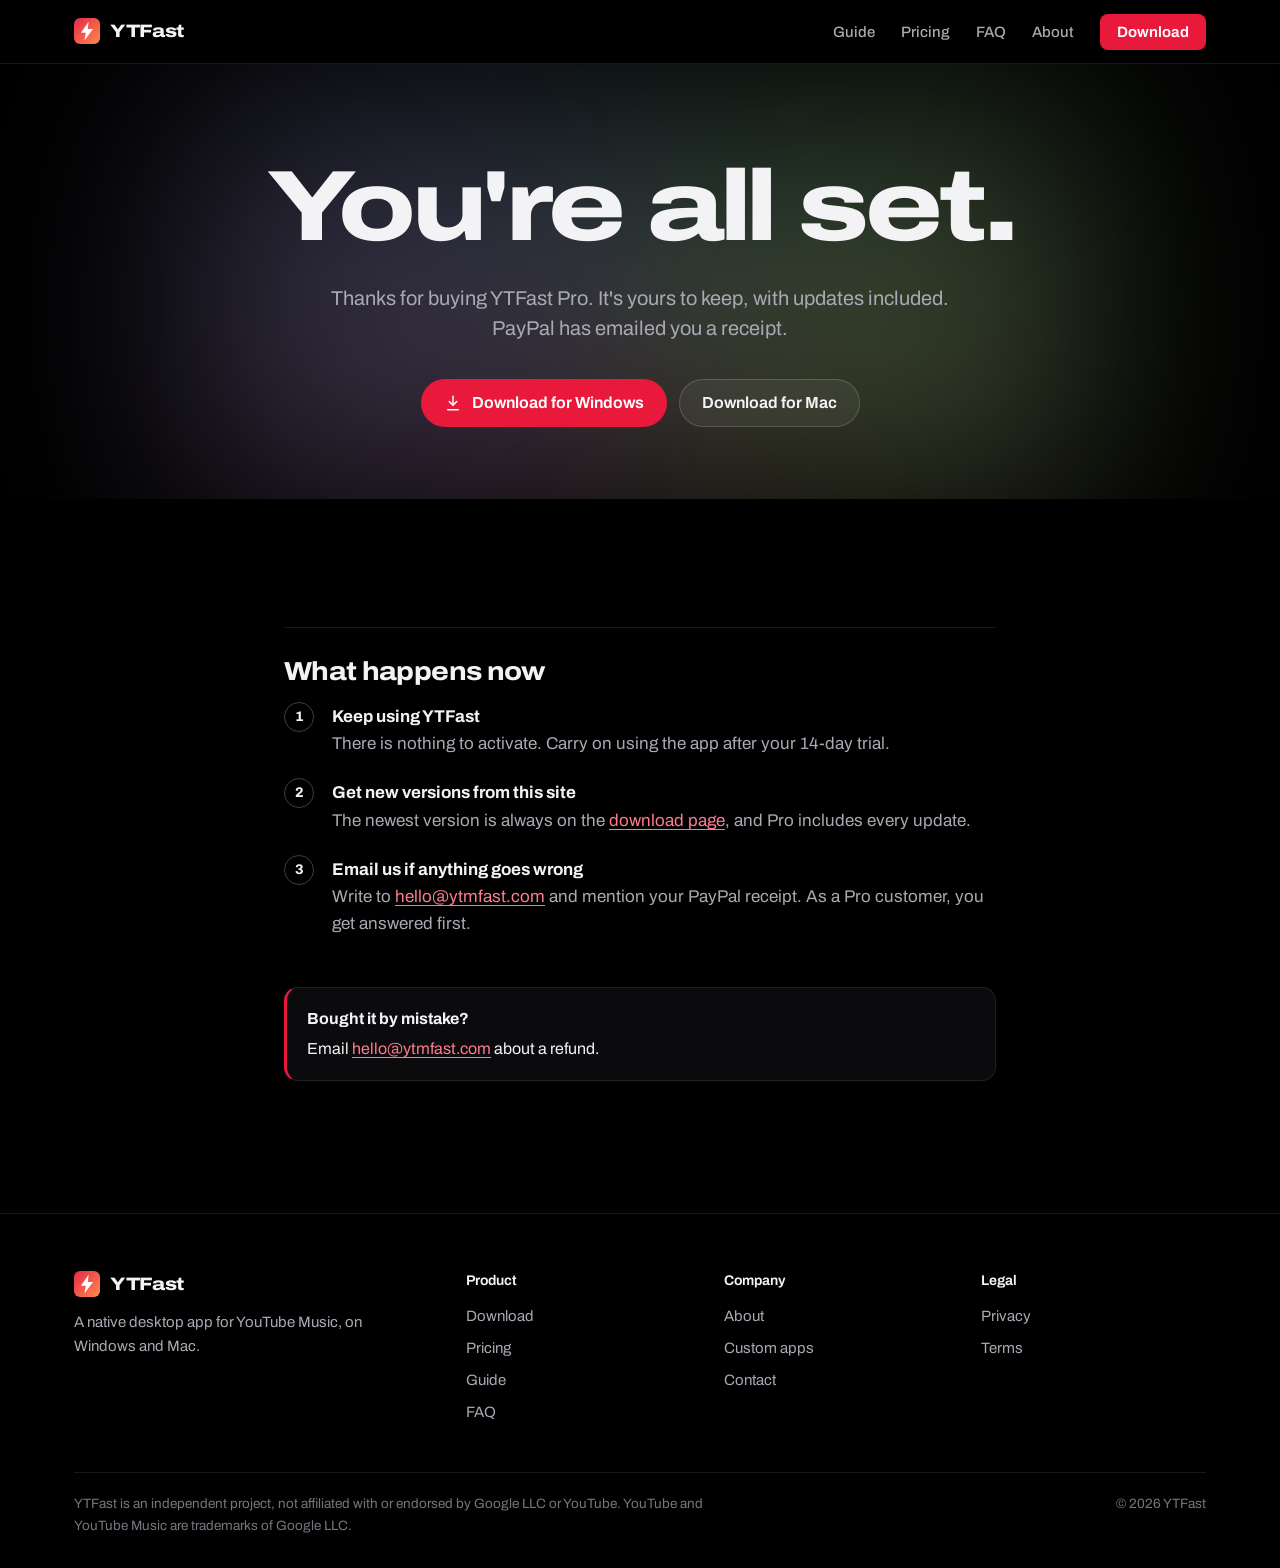
<file: thanks.html>
<!doctype html>
<html lang="en">
<head>
  <meta charset="utf-8">
  <meta name="viewport" content="width=device-width, initial-scale=1">
  <title>Thank you — YTFast</title>
  <meta name="description" content="Thanks for buying YTFast Pro.">
  <meta name="robots" content="noindex">
  <meta name="theme-color" content="#000000">
  <link rel="icon" href="favicon.ico" sizes="48x48">
  <link rel="icon" href="assets/logo.svg" type="image/svg+xml">
  <link rel="apple-touch-icon" href="assets/apple-touch-icon.png">
  <link rel="manifest" href="site.webmanifest">
  <link rel="preconnect" href="https://fonts.googleapis.com">
  <link rel="preconnect" href="https://fonts.gstatic.com" crossorigin>
  <link rel="stylesheet" href="https://fonts.googleapis.com/css2?family=Archivo:wdth,wght@62..125,100..900&display=swap">
  <link rel="stylesheet" href="assets/styles.css">
</head>
<body class="page">
  <a class="skip-link" href="#content">Skip to content</a>

  <header class="nav">
    <div class="container">
      <a class="brand" href="index.html"><img src="assets/logo.svg" alt="" width="26" height="26">YTFast</a>
      <button class="icon-btn nav-toggle" id="nav-toggle" aria-label="Menu" aria-expanded="false" aria-controls="nav-links"><svg class="i" viewBox="0 0 24 24" aria-hidden="true"><path d="M4 6h16"/><path d="M4 12h16"/><path d="M4 18h16"/></svg></button>
      <nav class="nav-links" id="nav-links" aria-label="Main">
        <a href="what-is-ytfast.html">Guide</a>
        <a href="pricing.html">Pricing</a>
        <a href="faq.html">FAQ</a>
        <a href="about.html">About</a>
        <a class="btn btn-primary nav-cta" href="download.html">Download</a>
      </nav>
    </div>
  </header>

  <main id="content">
    <section class="hero thanks">
      <div class="glow" aria-hidden="true"></div>
      <div class="container hero-inner">
        <h1>You're all set.</h1>
        <p class="tagline">Thanks for buying YTFast Pro. It's yours to keep, with updates included. PayPal has emailed you a receipt.</p>
        <div class="actions">
          <a class="btn btn-primary" data-download="primary" href="https://github.com/Likheet/ytfast-releases/releases/latest/download/YTFast-for-Windows.zip"><svg class="i" viewBox="0 0 24 24" aria-hidden="true"><path d="M12 3v12"/><path d="m7 10 5 5 5-5"/><path d="M5 21h14"/></svg><span data-label>Download for Windows</span></a>
          <a class="btn btn-alt" data-download="alt" href="https://github.com/Likheet/ytfast-releases/releases/latest/download/YTFast-for-Mac.zip">Download for Mac</a>
        </div>
      </div>
    </section>

    <div class="prose">
      <h2 id="next">What happens now</h2>
      <ol class="steps">
        <li><strong>Keep using YTFast</strong>There is nothing to activate. Carry on using the app after your 14-day trial.</li>
        <li><strong>Get new versions from this site</strong>The newest version is always on the <a href="download.html">download page</a>, and Pro includes every update.</li>
        <li><strong>Email us if anything goes wrong</strong>Write to <a href="mailto:hello@ytmfast.com">hello@ytmfast.com</a> and mention your PayPal receipt. As a Pro customer, you get answered first.</li>
      </ol>

      <div class="note">
        <strong>Bought it by mistake?</strong>
        Email <a href="mailto:hello@ytmfast.com?subject=Refund">hello@ytmfast.com</a> about a refund.
      </div>
    </div>
  </main>

  <footer class="footer">
    <div class="container">
      <div class="footer-grid">
        <div class="footer-brand">
          <a class="brand" href="index.html"><img src="assets/logo.svg" alt="" width="26" height="26">YTFast</a>
          <p>A native desktop app for YouTube Music, on Windows and Mac.</p>
        </div>
        <div>
          <p class="footer-title">Product</p>
          <nav aria-label="Product">
            <a href="download.html">Download</a>
            <a href="pricing.html">Pricing</a>
            <a href="what-is-ytfast.html">Guide</a>
            <a href="faq.html">FAQ</a>
          </nav>
        </div>
        <div>
          <p class="footer-title">Company</p>
          <nav aria-label="Company">
            <a href="about.html">About</a>
            <a href="custom-apps.html">Custom apps</a>
            <a href="mailto:hello@ytmfast.com">Contact</a>
          </nav>
        </div>
        <div>
          <p class="footer-title">Legal</p>
          <nav aria-label="Legal">
            <a href="privacy.html">Privacy</a>
            <a href="terms.html">Terms</a>
          </nav>
        </div>
      </div>
      <div class="footer-base">
        <p>YTFast is an independent project, not affiliated with or endorsed by Google LLC or YouTube. YouTube and YouTube Music are trademarks of Google LLC.</p>
        <p>© 2026 YTFast</p>
      </div>
    </div>
  </footer>

  <script src="assets/site.js"></script>
</body>
</html>
</file>
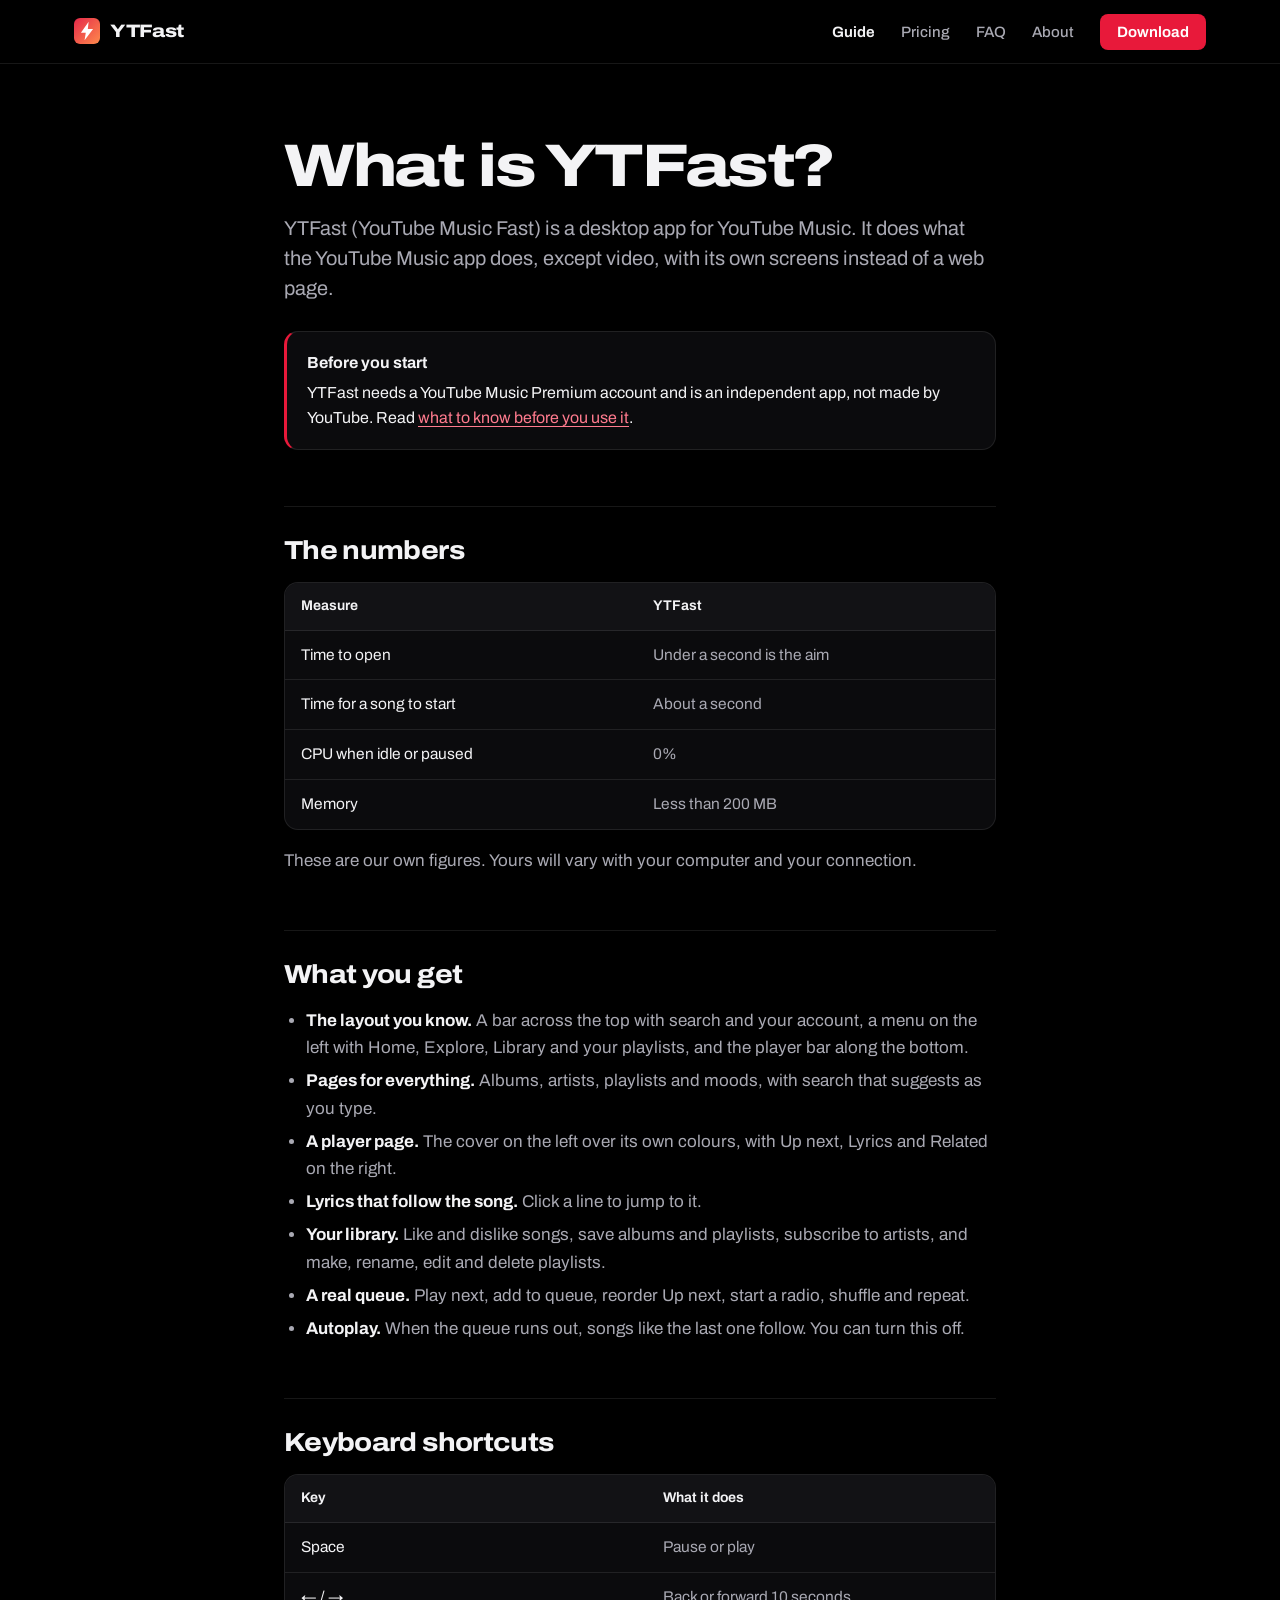
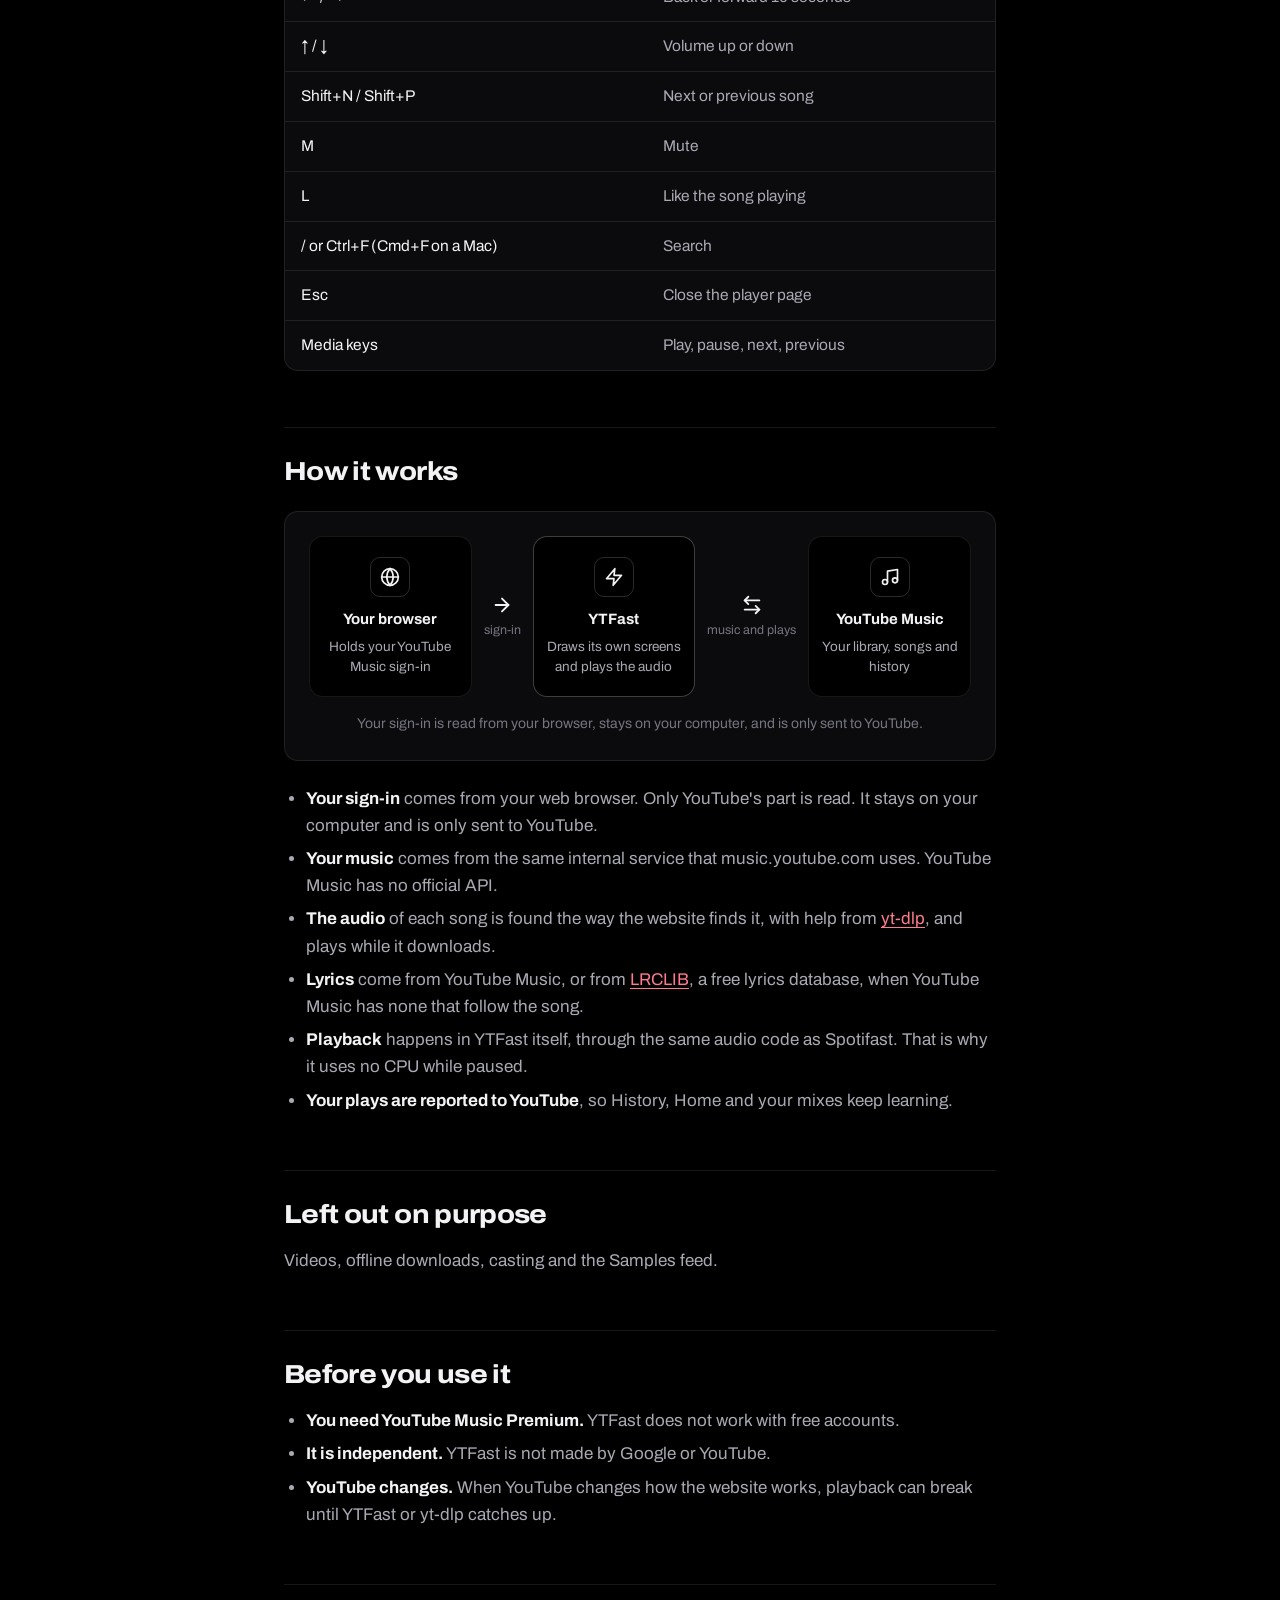
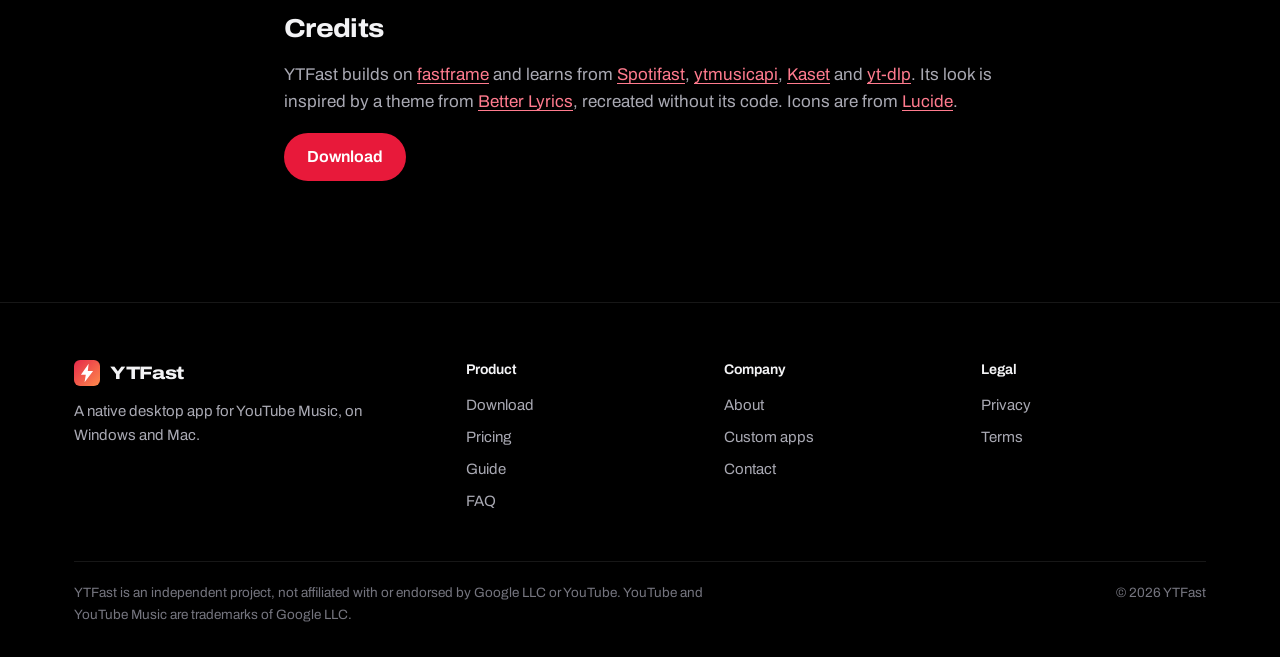
<file: what-is-ytfast.html>
<!doctype html>
<html lang="en">
<head>
  <meta charset="utf-8">
  <meta name="viewport" content="width=device-width, initial-scale=1">
  <title>What is YTFast? — YTFast</title>
  <meta name="description" content="What YTFast is, what it does, how it works with your YouTube Music account, and what to know before you use it.">
  <link rel="canonical" href="https://ytmfast.com/what-is-ytfast">
  <meta property="og:type" content="website">
  <meta property="og:site_name" content="YTFast">
  <meta property="og:title" content="What is YTFast? — YTFast">
  <meta property="og:description" content="What YTFast is, what it does, how it works with your YouTube Music account, and what to know before you use it.">
  <meta property="og:url" content="https://ytmfast.com/what-is-ytfast">
  <meta property="og:image" content="https://ytmfast.com/assets/og-image.png">
  <meta name="twitter:card" content="summary_large_image">
  <meta name="theme-color" content="#000000">
  <link rel="icon" href="favicon.ico" sizes="48x48">
  <link rel="icon" href="assets/logo.svg" type="image/svg+xml">
  <link rel="apple-touch-icon" href="assets/apple-touch-icon.png">
  <link rel="manifest" href="site.webmanifest">
  <link rel="preconnect" href="https://fonts.googleapis.com">
  <link rel="preconnect" href="https://fonts.gstatic.com" crossorigin>
  <link rel="stylesheet" href="https://fonts.googleapis.com/css2?family=Archivo:wdth,wght@62..125,100..900&display=swap">
  <link rel="stylesheet" href="assets/styles.css">
</head>
<body class="page">
  <a class="skip-link" href="#content">Skip to content</a>

  <header class="nav">
    <div class="container">
      <a class="brand" href="index.html"><img src="assets/logo.svg" alt="" width="26" height="26">YTFast</a>
      <button class="icon-btn nav-toggle" id="nav-toggle" aria-label="Menu" aria-expanded="false" aria-controls="nav-links"><svg class="i" viewBox="0 0 24 24" aria-hidden="true"><path d="M4 6h16"/><path d="M4 12h16"/><path d="M4 18h16"/></svg></button>
      <nav class="nav-links" id="nav-links" aria-label="Main">
        <a href="what-is-ytfast.html" aria-current="page">Guide</a>
        <a href="pricing.html">Pricing</a>
        <a href="faq.html">FAQ</a>
        <a href="about.html">About</a>
        <a class="btn btn-primary nav-cta" href="download.html">Download</a>
      </nav>
    </div>
  </header>

  <main id="content" class="prose">
    <h1>What is YTFast?</h1>
    <p class="lead">YTFast (YouTube Music Fast) is a desktop app for YouTube Music. It does what the YouTube Music app does, except video, with its own screens instead of a web page.</p>

    <div class="note">
      <strong>Before you start</strong>
      YTFast needs a YouTube Music Premium account and is an independent app, not made by YouTube. Read <a href="#before-you-use-it">what to know before you use it</a>.
    </div>

    <h2 id="numbers">The numbers</h2>
    <table class="table">
      <thead>
        <tr><th>Measure</th><th>YTFast</th></tr>
      </thead>
      <tbody>
        <tr><td>Time to open</td><td>Under a second is the aim</td></tr>
        <tr><td>Time for a song to start</td><td>About a second</td></tr>
        <tr><td>CPU when idle or paused</td><td>0%</td></tr>
        <tr><td>Memory</td><td>Less than 200 MB</td></tr>
      </tbody>
    </table>
    <p>These are our own figures. Yours will vary with your computer and your connection.</p>

    <h2 id="what-you-get">What you get</h2>
    <ul>
      <li><strong>The layout you know.</strong> A bar across the top with search and your account, a menu on the left with Home, Explore, Library and your playlists, and the player bar along the bottom.</li>
      <li><strong>Pages for everything.</strong> Albums, artists, playlists and moods, with search that suggests as you type.</li>
      <li><strong>A player page.</strong> The cover on the left over its own colours, with Up next, Lyrics and Related on the right.</li>
      <li><strong>Lyrics that follow the song.</strong> Click a line to jump to it.</li>
      <li><strong>Your library.</strong> Like and dislike songs, save albums and playlists, subscribe to artists, and make, rename, edit and delete playlists.</li>
      <li><strong>A real queue.</strong> Play next, add to queue, reorder Up next, start a radio, shuffle and repeat.</li>
      <li><strong>Autoplay.</strong> When the queue runs out, songs like the last one follow. You can turn this off.</li>
    </ul>

    <h2 id="shortcuts">Keyboard shortcuts</h2>
    <table class="table">
      <thead>
        <tr><th>Key</th><th>What it does</th></tr>
      </thead>
      <tbody>
        <tr><td>Space</td><td>Pause or play</td></tr>
        <tr><td>← / →</td><td>Back or forward 10 seconds</td></tr>
        <tr><td>↑ / ↓</td><td>Volume up or down</td></tr>
        <tr><td>Shift+N / Shift+P</td><td>Next or previous song</td></tr>
        <tr><td>M</td><td>Mute</td></tr>
        <tr><td>L</td><td>Like the song playing</td></tr>
        <tr><td>/ or Ctrl+F (Cmd+F on a Mac)</td><td>Search</td></tr>
        <tr><td>Esc</td><td>Close the player page</td></tr>
        <tr><td>Media keys</td><td>Play, pause, next, previous</td></tr>
      </tbody>
    </table>

    <h2 id="how-it-works">How it works</h2>
    <figure class="figure">
      <div class="flow">
        <div class="flow-node">
          <div class="icon"><svg class="i" viewBox="0 0 24 24" aria-hidden="true"><circle cx="12" cy="12" r="10"/><path d="M2 12h20"/><path d="M12 2a15 15 0 0 1 0 20"/><path d="M12 2a15 15 0 0 0 0 20"/></svg></div>
          <b>Your browser</b>
          <span>Holds your YouTube Music sign-in</span>
        </div>
        <div class="flow-arrow"><svg class="i" viewBox="0 0 24 24" aria-hidden="true"><path d="M5 12h14"/><path d="m12 5 7 7-7 7"/></svg>sign-in</div>
        <div class="flow-node main">
          <div class="icon"><svg class="i" viewBox="0 0 24 24" aria-hidden="true"><path d="M13 2 3 14h9l-1 8 10-12h-9z"/></svg></div>
          <b>YTFast</b>
          <span>Draws its own screens and plays the audio</span>
        </div>
        <div class="flow-arrow"><svg class="i" viewBox="0 0 24 24" aria-hidden="true"><path d="M8 3 4 7l4 4"/><path d="M4 7h16"/><path d="m16 21 4-4-4-4"/><path d="M20 17H4"/></svg>music and plays</div>
        <div class="flow-node">
          <div class="icon"><svg class="i" viewBox="0 0 24 24" aria-hidden="true"><path d="M9 18V5l12-2v13"/><circle cx="6" cy="18" r="3"/><circle cx="18" cy="16" r="3"/></svg></div>
          <b>YouTube Music</b>
          <span>Your library, songs and history</span>
        </div>
      </div>
      <figcaption>Your sign-in is read from your browser, stays on your computer, and is only sent to YouTube.</figcaption>
    </figure>
    <ul>
      <li><strong>Your sign-in</strong> comes from your web browser. Only YouTube's part is read. It stays on your computer and is only sent to YouTube.</li>
      <li><strong>Your music</strong> comes from the same internal service that music.youtube.com uses. YouTube Music has no official API.</li>
      <li><strong>The audio</strong> of each song is found the way the website finds it, with help from <a href="https://github.com/yt-dlp/yt-dlp">yt-dlp</a>, and plays while it downloads.</li>
      <li><strong>Lyrics</strong> come from YouTube Music, or from <a href="https://lrclib.net">LRCLIB</a>, a free lyrics database, when YouTube Music has none that follow the song.</li>
      <li><strong>Playback</strong> happens in YTFast itself, through the same audio code as Spotifast. That is why it uses no CPU while paused.</li>
      <li><strong>Your plays are reported to YouTube</strong>, so History, Home and your mixes keep learning.</li>
    </ul>

    <h2 id="left-out">Left out on purpose</h2>
    <p>Videos, offline downloads, casting and the Samples feed.</p>

    <h2 id="before-you-use-it">Before you use it</h2>
    <ul>
      <li><strong>You need YouTube Music Premium.</strong> YTFast does not work with free accounts.</li>
      <li><strong>It is independent.</strong> YTFast is not made by Google or YouTube.</li>
      <li><strong>YouTube changes.</strong> When YouTube changes how the website works, playback can break until YTFast or yt-dlp catches up.</li>    </ul>

    <h2 id="credits">Credits</h2>
    <p>YTFast builds on <a href="https://github.com/crmne/fastframe">fastframe</a> and learns from <a href="https://github.com/crmne/spotifast">Spotifast</a>, <a href="https://github.com/sigma67/ytmusicapi">ytmusicapi</a>, <a href="https://github.com/sozercan/kaset">Kaset</a> and <a href="https://github.com/yt-dlp/yt-dlp">yt-dlp</a>. Its look is inspired by a theme from <a href="https://betterlyrics.org">Better Lyrics</a>, recreated without its code. Icons are from <a href="https://lucide.dev">Lucide</a>.</p>

    <p><a class="btn btn-primary" href="download.html">Download</a></p>
  </main>

  <footer class="footer">
    <div class="container">
      <div class="footer-grid">
        <div class="footer-brand">
          <a class="brand" href="index.html"><img src="assets/logo.svg" alt="" width="26" height="26">YTFast</a>
          <p>A native desktop app for YouTube Music, on Windows and Mac.</p>
        </div>
        <div>
          <p class="footer-title">Product</p>
          <nav aria-label="Product">
            <a href="download.html">Download</a>
            <a href="pricing.html">Pricing</a>
            <a href="what-is-ytfast.html">Guide</a>
            <a href="faq.html">FAQ</a>
          </nav>
        </div>
        <div>
          <p class="footer-title">Company</p>
          <nav aria-label="Company">
            <a href="about.html">About</a>
            <a href="custom-apps.html">Custom apps</a>
            <a href="mailto:hello@ytmfast.com">Contact</a>
          </nav>
        </div>
        <div>
          <p class="footer-title">Legal</p>
          <nav aria-label="Legal">
            <a href="privacy.html">Privacy</a>
            <a href="terms.html">Terms</a>
          </nav>
        </div>
      </div>
      <div class="footer-base">
        <p>YTFast is an independent project, not affiliated with or endorsed by Google LLC or YouTube. YouTube and YouTube Music are trademarks of Google LLC.</p>
        <p>© 2026 YTFast</p>
      </div>
    </div>
  </footer>

  <script src="assets/site.js"></script>
</body>
</html>
</file>
<file: assets/styles.css>
/*
  YTFast site styles. Dark only: the page sits on the app's own black so the
  real screenshots blend into it. One family (Archivo) carries the page, set
  wide for headlines. Red is kept for actions; the pastel colours come from
  the covers YTFast draws in its demo mode.
*/

:root {
  --bg: #000000;
  --bg-soft: #0b0b0d;
  --bg-elev: #121215;
  --bg-hover: #18181c;
  --border: rgba(255, 255, 255, 0.09);
  --border-strong: rgba(255, 255, 255, 0.16);
  --rule: rgba(255, 255, 255, 0.24);
  --text: #f3f3f5;
  --text-2: #a9a9b3;
  --text-3: #75757f;
  --link: #ff7b8e;
  --action: #e8193a;
  --action-hover: #f42d4c;
  --action-text: #ffffff;
  --iri-pink: #f0a3dc;
  --iri-lilac: #a7a2ec;
  --iri-aqua: #93dde2;
  --iri-mint: #a2e3a0;
  --iri-butter: #e9e19a;
  --nav-h: 64px;
  --max-w: 1180px;
  --radius-s: 8px;
  --radius: 14px;
  --radius-l: 20px;
  --font: "Archivo", ui-sans-serif, system-ui, -apple-system, "Segoe UI", Roboto, sans-serif;
  color-scheme: dark;
}

*,
*::before,
*::after {
  box-sizing: border-box;
}

html {
  scroll-behavior: smooth;
  scroll-padding-top: calc(var(--nav-h) + 16px);
  -webkit-text-size-adjust: 100%;
}

body {
  margin: 0;
  background: var(--bg);
  color: var(--text);
  font-family: var(--font);
  font-size: 17px;
  line-height: 1.6;
  -webkit-font-smoothing: antialiased;
  overflow-x: hidden;
}

img {
  max-width: 100%;
  height: auto;
}

a {
  color: var(--link);
  text-decoration: underline;
  text-decoration-thickness: 1px;
  text-underline-offset: 3px;
}

a:hover {
  text-decoration-thickness: 2px;
}

:focus-visible {
  outline: 2px solid var(--text);
  outline-offset: 3px;
  border-radius: 4px;
}

[hidden] {
  display: none !important;
}

.container {
  max-width: var(--max-w);
  margin: 0 auto;
  padding: 0 24px;
}

.skip-link {
  position: absolute;
  left: -999px;
  top: 8px;
  background: var(--bg-elev);
  padding: 8px 12px;
  border-radius: var(--radius-s);
  z-index: 100;
}

.skip-link:focus {
  left: 8px;
}

/* Type */

h1,
h2,
h3 {
  font-stretch: 112%;
  color: var(--text);
}

h1 {
  font-weight: 800;
  letter-spacing: -0.035em;
}

h2 {
  font-weight: 760;
  letter-spacing: -0.025em;
}

h3 {
  font-weight: 700;
  letter-spacing: -0.01em;
}

/* Icons */

svg.i {
  width: 1em;
  height: 1em;
  flex: none;
  fill: none;
  stroke: currentColor;
  stroke-width: 2;
  stroke-linecap: round;
  stroke-linejoin: round;
}

/* Nav */

.nav {
  position: sticky;
  top: 0;
  z-index: 50;
  height: var(--nav-h);
  background: rgba(0, 0, 0, 0.72);
  backdrop-filter: saturate(1.6) blur(16px);
  -webkit-backdrop-filter: saturate(1.6) blur(16px);
  border-bottom: 1px solid var(--border);
}

.nav .container {
  height: 100%;
  display: flex;
  align-items: center;
  gap: 24px;
}

.brand {
  display: flex;
  align-items: center;
  gap: 10px;
  color: var(--text);
  font-weight: 800;
  font-stretch: 118%;
  font-size: 18px;
  letter-spacing: -0.02em;
  text-decoration: none;
}

.brand img {
  width: 26px;
  height: 26px;
}

.nav-links {
  display: flex;
  align-items: center;
  gap: 2px;
  margin-left: auto;
}

.nav-links a {
  color: var(--text-2);
  font-size: 15px;
  font-weight: 500;
  padding: 8px 12px;
  border-radius: var(--radius-s);
  text-decoration: none;
}

.nav-links a:hover,
.nav-links a[aria-current="page"] {
  color: var(--text);
}

.nav-links a[aria-current="page"] {
  font-weight: 650;
}

.nav-links a.nav-cta {
  margin-left: 12px;
  padding: 8px 16px;
  color: var(--action-text);
  font-weight: 650;
}

.icon-btn {
  display: inline-flex;
  align-items: center;
  justify-content: center;
  width: 38px;
  height: 38px;
  border: 1px solid var(--border-strong);
  border-radius: var(--radius-s);
  background: transparent;
  color: var(--text-2);
  cursor: pointer;
  font-size: 18px;
}

.icon-btn:hover {
  color: var(--text);
}

.nav-toggle {
  display: none;
}

/* Buttons */

.btn {
  display: inline-flex;
  align-items: center;
  justify-content: center;
  gap: 10px;
  min-height: 48px;
  padding: 12px 22px;
  border-radius: 999px;
  border: 1px solid transparent;
  font: inherit;
  font-size: 16px;
  font-weight: 650;
  line-height: 1.2;
  text-decoration: none;
  cursor: pointer;
  transition: background-color 0.15s, border-color 0.15s;
}

.btn svg {
  font-size: 18px;
}

.btn-primary {
  background: var(--action);
  color: var(--action-text);
}

.btn-primary:hover {
  background: var(--action-hover);
}

.btn-alt {
  background: rgba(255, 255, 255, 0.06);
  border-color: var(--border-strong);
  color: var(--text);
}

.btn-alt:hover {
  background: rgba(255, 255, 255, 0.1);
}

.nav-links .btn {
  min-height: 0;
}

.actions {
  display: flex;
  flex-wrap: wrap;
  align-items: center;
  gap: 12px;
  margin-top: 28px;
}

.link-arrow {
  font-weight: 650;
}

.badge {
  font-size: 13px;
  font-weight: 650;
  font-stretch: 100%;
  letter-spacing: 0;
  color: var(--text);
  background: rgba(255, 255, 255, 0.08);
  padding: 3px 10px;
  border-radius: 999px;
  white-space: nowrap;
}

code {
  font-family: ui-monospace, "Cascadia Code", Consolas, monospace;
  font-size: 0.86em;
  background: var(--bg-elev);
  border: 1px solid var(--border);
  border-radius: 5px;
  padding: 1px 6px;
  overflow-wrap: anywhere;
}

kbd {
  display: inline-flex;
  align-items: center;
  justify-content: center;
  min-width: 44px;
  height: 44px;
  padding: 0 12px;
  border: 1px solid var(--border-strong);
  border-bottom-width: 3px;
  border-radius: 10px;
  background: var(--bg-hover);
  color: var(--text);
  font-family: var(--font);
  font-size: 15px;
  font-weight: 650;
}

/* Hero */

.hero {
  position: relative;
  padding: 96px 0 0;
  text-align: center;
}

.hero-inner {
  display: flex;
  flex-direction: column;
  align-items: center;
}

.pill {
  display: inline-flex;
  align-items: center;
  gap: 8px;
  margin-bottom: 28px;
  padding: 6px 14px;
  border: 1px solid var(--border-strong);
  border-radius: 999px;
  background: rgba(255, 255, 255, 0.04);
  color: var(--text-2);
  font-size: 14px;
  font-weight: 500;
  text-decoration: none;
}

.pill:hover {
  color: var(--text);
  background: rgba(255, 255, 255, 0.08);
}

.pill .dot {
  width: 8px;
  height: 8px;
  border-radius: 50%;
  background: linear-gradient(135deg, var(--iri-pink), var(--iri-aqua));
}

.hero h1 {
  margin: 0;
  max-width: 13ch;
  font-size: clamp(42px, 7.8vw, 100px);
  font-stretch: 125%;
  line-height: 0.95;
  letter-spacing: -0.045em;
}

.hero .tagline {
  margin: 28px 0 0;
  max-width: 34em;
  font-size: 20px;
  line-height: 1.5;
  color: var(--text-2);
}

.hero .actions {
  justify-content: center;
  margin-top: 36px;
}

.hero-note {
  margin: 16px 0 0;
  font-size: 14.5px;
  color: var(--text-3);
}

/* Screenshots */

.shot {
  position: relative;
  margin: 0;
}

.shot img {
  position: relative;
  display: block;
  width: 100%;
  border: 1px solid var(--border-strong);
  border-radius: var(--radius);
  background: #000;
}

.hero-shot {
  margin-top: 72px;
}

/* The glow behind the hero shot, in the colours of the demo covers */
.glow {
  position: absolute;
  inset: 6% 4% 10%;
  background: conic-gradient(from 210deg at 50% 50%, var(--iri-pink), var(--iri-lilac), var(--iri-aqua), var(--iri-mint), var(--iri-butter), var(--iri-pink));
  filter: blur(110px);
  opacity: 0.32;
  pointer-events: none;
}

.shot figcaption {
  margin-top: 14px;
  font-size: 13.5px;
  color: var(--text-3);
}

.proof {
  margin: 56px auto 0;
  max-width: 44em;
  font-size: 17px;
  color: var(--text-2);
}

.proof strong {
  color: var(--text);
  font-weight: 650;
}

/* Sections */

.section {
  padding: 112px 0;
}

.section-head {
  max-width: 760px;
  margin: 0 0 48px;
}

.section-head.center {
  margin-left: auto;
  margin-right: auto;
  text-align: center;
}

.section-head h2,
.split h2,
.cta-card h2 {
  margin: 0;
  font-size: clamp(30px, 4.2vw, 52px);
  line-height: 1.04;
}

.section-head p {
  margin: 18px 0 0;
  font-size: 19px;
  color: var(--text-2);
}

.kicker {
  margin: 0 0 10px;
  font-size: 15px;
  font-weight: 650;
  color: var(--text-2);
}

.fine {
  margin: 20px 0 0;
  font-size: 14px;
  color: var(--text-3);
}

/* Feature tiles */

.bento {
  display: grid;
  grid-template-columns: repeat(3, minmax(0, 1fr));
  gap: 16px;
}

.tile {
  position: relative;
  display: flex;
  flex-direction: column;
  min-height: 260px;
  padding: 28px;
  border: 1px solid var(--border);
  border-radius: var(--radius-l);
  background: var(--bg-soft);
  overflow: hidden;
}

.tile h3 {
  margin: 0 0 8px;
  font-size: 20px;
  line-height: 1.25;
}

.tile p {
  margin: 0;
  max-width: 30em;
  font-size: 15.5px;
  color: var(--text-2);
}

.tile-wide {
  grid-column: span 2;
}

.tile-img {
  display: block;
  width: calc(100% + 28px);
  max-width: none;
  margin: 28px -28px -28px 0;
  border-top: 1px solid var(--border-strong);
  border-left: 1px solid var(--border-strong);
  border-top-left-radius: 12px;
}

.tile-stat .stat-big {
  margin: 0 0 auto;
  padding-bottom: 28px;
  font-size: clamp(64px, 7vw, 96px);
  font-weight: 800;
  font-stretch: 125%;
  line-height: 0.9;
  letter-spacing: -0.05em;
  color: var(--text);
  max-width: none;
}

.tile-stat .stat-big span {
  margin-left: 4px;
  font-size: 0.4em;
  font-weight: 700;
  font-stretch: 110%;
  letter-spacing: -0.02em;
  color: var(--text-2);
}

.keys {
  display: flex;
  flex-wrap: wrap;
  gap: 8px;
  margin-bottom: auto;
  padding-bottom: 28px;
}

.tile-mark {
  display: flex;
  align-items: center;
  justify-content: center;
  width: 44px;
  height: 44px;
  margin-bottom: auto;
  border-radius: 12px;
  background: linear-gradient(140deg, var(--iri-pink), var(--iri-lilac) 45%, var(--iri-aqua));
  color: #141418;
  font-size: 22px;
}

.tile-mark + h3 {
  margin-top: 28px;
}

/* Comparison table */

.compare-wrap {
  display: grid;
  grid-template-columns: minmax(0, 0.8fr) minmax(0, 1.2fr);
  gap: 32px 80px;
  align-items: start;
}

.compare-wrap h2 {
  margin: 0 0 16px;
  font-size: clamp(30px, 4.2vw, 52px);
  line-height: 1.04;
}

.compare-wrap p {
  margin: 0 0 16px;
  color: var(--text-2);
}

.compare-table {
  width: 100%;
  border-collapse: collapse;
  font-size: 16px;
}

.compare-table th,
.compare-table td {
  padding: 16px 12px;
  text-align: left;
  vertical-align: top;
  border-bottom: 1px solid var(--border);
}

.compare-table thead th {
  font-size: 15px;
  font-weight: 650;
  color: var(--text-2);
  border-bottom: 1px solid var(--rule);
}

.compare-table tbody th {
  font-weight: 600;
  color: var(--text-3);
  width: 26%;
}

.compare-table td {
  color: var(--text-2);
}

.compare-table .us {
  color: var(--text);
  font-weight: 650;
}

/* Founder note */

.founder {
  display: grid;
  grid-template-columns: minmax(0, 0.8fr) minmax(0, 1.2fr);
  gap: 32px 80px;
  align-items: start;
}

.founder h2 {
  margin: 0;
  font-size: clamp(30px, 4.2vw, 52px);
  line-height: 1.04;
}

.founder-body p {
  margin: 0 0 20px;
  font-size: 20px;
  line-height: 1.6;
  color: var(--text-2);
}

.founder-body p:first-child {
  color: var(--text);
}

.signoff {
  display: flex;
  align-items: center;
  gap: 14px;
  margin-top: 32px;
}

.avatar {
  display: flex;
  align-items: center;
  justify-content: center;
  width: 48px;
  height: 48px;
  border-radius: 50%;
  background: linear-gradient(140deg, var(--iri-pink), var(--iri-lilac) 50%, var(--iri-aqua));
  color: #141418;
  font-weight: 800;
  font-size: 19px;
}

.signoff b {
  display: block;
  color: var(--text);
  font-weight: 650;
}

.signoff span {
  font-size: 15px;
  color: var(--text-3);
}

/* Pricing */

.pricing-head {
  padding-bottom: 32px;
}

.plans {
  display: grid;
  grid-template-columns: repeat(3, minmax(0, 1fr));
  gap: 16px;
  padding-bottom: 24px;
}

.plans.two {
  grid-template-columns: repeat(2, minmax(0, 1fr));
  max-width: 880px;
  margin: 0 auto;
}

.plan {
  display: flex;
  flex-direction: column;
  background: var(--bg-soft);
  border: 1px solid var(--border);
  border-radius: var(--radius-l);
  padding: 32px 28px 28px;
}

.plan.featured {
  position: relative;
  border-color: transparent;
  background:
    linear-gradient(var(--bg-soft), var(--bg-soft)) padding-box,
    linear-gradient(140deg, var(--iri-pink), var(--iri-lilac) 35%, var(--iri-aqua) 70%, var(--iri-mint)) border-box;
}

.plan h2,
.plan h3 {
  display: flex;
  align-items: center;
  justify-content: space-between;
  gap: 10px;
  margin: 0;
  font-size: 20px;
}

.plan .price {
  margin: 18px 0 6px;
  font-size: 56px;
  line-height: 1;
  font-weight: 800;
  font-stretch: 122%;
  letter-spacing: -0.04em;
  color: var(--text);
}

.plan .price span {
  margin-left: 6px;
  font-size: 16px;
  font-weight: 500;
  font-stretch: 100%;
  letter-spacing: 0;
  color: var(--text-2);
}

.plan-for {
  margin: 0 0 24px;
  font-size: 16px;
  color: var(--text-2);
}

.plan ul {
  list-style: none;
  margin: 0 0 28px;
  padding: 20px 0 0;
  border-top: 1px solid var(--border);
}

.plan li {
  position: relative;
  padding-left: 26px;
  font-size: 16px;
  color: var(--text-2);
}

.plan li + li {
  margin-top: 10px;
}

.plan li::before {
  content: "";
  position: absolute;
  left: 2px;
  top: 0.45em;
  width: 11px;
  height: 6px;
  border-left: 2px solid var(--text);
  border-bottom: 2px solid var(--text);
  transform: rotate(-45deg);
}

.plan .btn {
  margin-top: auto;
}

.plan-note {
  margin: 12px 0 0;
  font-size: 14px;
  color: var(--text-3);
}

.plans-foot {
  margin: 8px 0 0;
  text-align: center;
  color: var(--text-2);
}

/* Questions */

.qa {
  display: grid;
  grid-template-columns: repeat(2, minmax(0, 1fr));
  gap: 40px 56px;
  margin: 0;
}

.qa dt {
  margin: 0 0 8px;
  font-size: 18px;
  font-weight: 700;
  font-stretch: 108%;
}

.qa dd {
  margin: 0;
  color: var(--text-2);
}

.qa-more {
  margin: 44px 0 0;
}

/* Closing call to action */

.closing {
  position: relative;
  padding: 140px 0 150px;
  text-align: center;
  overflow: hidden;
  border-top: 1px solid var(--border);
}

.closing .glow {
  inset: 30% 20% -40%;
  opacity: 0.22;
}

.closing .container {
  position: relative;
  display: flex;
  flex-direction: column;
  align-items: center;
}

.closing h2 {
  margin: 0;
  max-width: 13ch;
  font-size: clamp(40px, 7vw, 88px);
  font-stretch: 125%;
  font-weight: 800;
  line-height: 0.96;
  letter-spacing: -0.045em;
}

.closing .actions {
  justify-content: center;
  margin-top: 40px;
}

/* Thank-you page, after checkout */

.thanks {
  padding-bottom: 72px;
  overflow: hidden;
}

.thanks .glow {
  inset: 10% 15% 0;
  opacity: 0.28;
}

.thanks .hero-inner {
  position: relative;
}

/* Inner pages */

.cta-card {
  display: flex;
  align-items: center;
  justify-content: space-between;
  gap: 32px;
  padding: 40px;
  border: 1px solid var(--border);
  border-radius: var(--radius-l);
  background: var(--bg-soft);
}

.cta-card h2 {
  margin-bottom: 10px;
}

.cta-card p {
  margin: 0;
  max-width: 600px;
  color: var(--text-2);
}

.cta-card .actions {
  flex: none;
  margin-top: 0;
}

.dl-hero {
  padding-top: 88px;
  padding-bottom: 64px;
  border-bottom: 1px solid var(--border);
}

.dl-hero h1 {
  margin: 0;
  max-width: 16ch;
  font-size: clamp(40px, 7vw, 84px);
  font-stretch: 125%;
  line-height: 0.96;
  letter-spacing: -0.045em;
}

.dl-hero .lead {
  margin: 22px 0 0;
  max-width: 34em;
  font-size: 20px;
  line-height: 1.5;
  color: var(--text-2);
}

.prose {
  max-width: 760px;
  margin: 0 auto;
  padding: 0 24px 104px;
}

.page .prose {
  padding-top: 72px;
}

.prose h1 {
  margin: 0 0 16px;
  font-size: clamp(36px, 5.4vw, 60px);
  font-stretch: 122%;
  line-height: 1.02;
  letter-spacing: -0.04em;
}

.prose .lead {
  font-size: 20px;
  line-height: 1.5;
  color: var(--text-2);
  margin: 0 0 8px;
}

.prose h2 {
  margin: 56px 0 16px;
  padding-top: 28px;
  border-top: 1px solid var(--border);
  font-size: 26px;
  line-height: 1.2;
}

.prose h3 {
  margin: 28px 0 8px;
  font-size: 18px;
  font-stretch: 106%;
}

.prose p,
.prose li {
  color: var(--text-2);
}

.prose strong {
  color: var(--text);
}

.prose ul {
  padding-left: 22px;
}

.prose li + li {
  margin-top: 6px;
}

.prose .shot {
  margin: 28px 0;
}

.note {
  margin: 28px 0;
  padding: 18px 20px;
  border-radius: var(--radius);
  background: var(--bg-soft);
  border: 1px solid var(--border);
  border-left: 3px solid var(--action);
  color: var(--text);
  font-size: 16px;
}

.note strong {
  display: block;
  margin-bottom: 4px;
}

.table {
  width: 100%;
  border-collapse: separate;
  border-spacing: 0;
  margin: 16px 0;
  border: 1px solid var(--border);
  border-radius: var(--radius);
  overflow: hidden;
  font-size: 15.5px;
  background: var(--bg-soft);
}

.table th,
.table td {
  text-align: left;
  padding: 12px 16px;
  border-bottom: 1px solid var(--border);
}

.table tbody tr:last-child td {
  border-bottom: 0;
}

.table th {
  background: var(--bg-elev);
  font-size: 14px;
  font-weight: 650;
}

.table td {
  color: var(--text-2);
}

.table td:first-child {
  color: var(--text);
}

.steps {
  list-style: none;
  padding: 0;
  margin: 16px 0;
  counter-reset: step;
}

.steps li {
  position: relative;
  padding: 0 0 22px 48px;
  counter-increment: step;
}

.steps li + li {
  margin-top: 0;
}

.steps li::before {
  content: counter(step);
  position: absolute;
  left: 0;
  top: -1px;
  width: 30px;
  height: 30px;
  border-radius: 50%;
  border: 1px solid var(--rule);
  color: var(--text);
  font-size: 14px;
  font-weight: 750;
  display: flex;
  align-items: center;
  justify-content: center;
}

.steps li strong {
  display: block;
}

/* Timeline (about page): a real sequence, oldest first */

.timeline {
  list-style: none;
  margin: 24px 0;
  padding: 0;
  border-left: 1px solid var(--rule);
}

.timeline li {
  position: relative;
  padding: 0 0 28px 28px;
}

.timeline li + li {
  margin-top: 0;
}

.timeline li::before {
  content: "";
  position: absolute;
  left: -6px;
  top: 7px;
  width: 11px;
  height: 11px;
  border-radius: 50%;
  background: var(--bg);
  border: 2px solid var(--text);
}

.timeline li:last-child::before {
  background: linear-gradient(135deg, var(--iri-pink), var(--iri-aqua));
  border-color: transparent;
}

.timeline .when {
  display: block;
  font-size: 14px;
  font-weight: 650;
  color: var(--text-3);
}

.timeline strong {
  display: block;
  margin: 2px 0 4px;
  font-size: 18px;
  font-stretch: 106%;
}

.grid {
  display: grid;
  grid-template-columns: repeat(3, minmax(0, 1fr));
  gap: 16px;
}

.card {
  background: var(--bg-soft);
  border: 1px solid var(--border);
  border-radius: var(--radius);
  padding: 24px;
}

.card .icon {
  display: flex;
  align-items: center;
  justify-content: center;
  width: 40px;
  height: 40px;
  border-radius: 10px;
  border: 1px solid var(--border-strong);
  color: var(--text);
  font-size: 20px;
  margin-bottom: 16px;
}

.card h3 {
  margin: 0 0 8px;
  font-size: 18px;
}

.card p {
  margin: 0;
  font-size: 15.5px;
  color: var(--text-2);
  line-height: 1.6;
}

.grid.platforms {
  grid-template-columns: repeat(2, minmax(0, 1fr));
  margin: 16px 0;
}

.platforms .card p + p {
  margin-top: 4px;
}

.prose .card h3 {
  margin-top: 0;
}

.stat-row {
  display: grid;
  grid-template-columns: repeat(3, minmax(0, 1fr));
  margin: 20px 0;
  border: 1px solid var(--border);
  border-radius: var(--radius);
  background: var(--bg-soft);
}

.stat {
  padding: 22px 24px;
}

.stat + .stat {
  border-left: 1px solid var(--border);
}

.stat-value {
  margin: 0;
  font-size: clamp(30px, 4vw, 40px);
  line-height: 1.1;
  font-weight: 800;
  font-stretch: 122%;
  letter-spacing: -0.04em;
  color: var(--text);
}

.stat-value span {
  margin-left: 5px;
  font-size: 0.42em;
  font-weight: 650;
  font-stretch: 100%;
  letter-spacing: 0;
  color: var(--text-2);
}

.stat-label {
  margin: 8px 0 0;
  font-size: 15px;
}

.figure {
  margin: 24px 0;
  padding: 24px;
  border: 1px solid var(--border);
  border-radius: var(--radius);
  background: var(--bg-soft);
}

.figure figcaption {
  margin-top: 16px;
  text-align: center;
  font-size: 14px;
  color: var(--text-3);
}

.flow {
  display: grid;
  grid-template-columns: minmax(0, 1fr) auto minmax(0, 1fr) auto minmax(0, 1fr);
  align-items: stretch;
  gap: 12px;
}

.flow-node {
  display: flex;
  flex-direction: column;
  align-items: center;
  gap: 6px;
  padding: 20px 12px;
  text-align: center;
  border: 1px solid var(--border);
  border-radius: var(--radius);
  background: var(--bg);
}

.flow-node.main {
  border-color: var(--rule);
}

.flow-node .icon {
  display: flex;
  align-items: center;
  justify-content: center;
  width: 40px;
  height: 40px;
  margin-bottom: 4px;
  border-radius: 10px;
  border: 1px solid var(--border-strong);
  color: var(--text);
  font-size: 20px;
}

.flow-node b {
  font-size: 15px;
  color: var(--text);
}

.flow-node span {
  font-size: 13.5px;
  line-height: 1.45;
  color: var(--text-2);
}

.flow-arrow {
  display: flex;
  flex-direction: column;
  align-items: center;
  justify-content: center;
  gap: 4px;
  font-size: 12.5px;
  color: var(--text-3);
  white-space: nowrap;
}

.flow-arrow svg {
  font-size: 22px;
  color: var(--text);
}

/* Footer */

.footer {
  border-top: 1px solid var(--border);
  padding: 56px 0 32px;
  font-size: 15px;
  color: var(--text-2);
}

.footer-grid {
  display: grid;
  grid-template-columns: minmax(0, 1.6fr) repeat(3, minmax(0, 1fr));
  gap: 32px;
}

.footer-brand p {
  margin: 12px 0 0;
  max-width: 300px;
}

.footer-title {
  margin: 0 0 12px;
  font-size: 14px;
  font-weight: 650;
  color: var(--text);
}

.footer nav {
  display: flex;
  flex-direction: column;
  align-items: flex-start;
  gap: 8px;
}

.footer nav a {
  color: var(--text-2);
  text-decoration: none;
}

.footer nav a:hover {
  color: var(--text);
}

.footer-base {
  display: flex;
  justify-content: space-between;
  gap: 24px;
  margin-top: 48px;
  padding-top: 20px;
  border-top: 1px solid var(--border);
  font-size: 13.5px;
  color: var(--text-3);
}

.footer-base p {
  margin: 0;
  max-width: 640px;
}

.footer-base p:last-child {
  white-space: nowrap;
}

/* Responsive */

@media (max-width: 1000px) {
  .bento {
    grid-template-columns: repeat(2, minmax(0, 1fr));
  }

  .compare-wrap,
  .founder {
    grid-template-columns: 1fr;
    gap: 32px;
  }

  .plans {
    grid-template-columns: 1fr;
    max-width: 520px;
  }

  .plans.two {
    grid-template-columns: repeat(2, minmax(0, 1fr));
    max-width: none;
  }

  .cta-card {
    flex-direction: column;
    align-items: flex-start;
    padding: 32px 28px;
  }
}

@media (max-width: 900px) {
  .nav-toggle {
    display: inline-flex;
    margin-left: auto;
  }

  .nav-links {
    display: none;
    position: absolute;
    top: var(--nav-h);
    left: 0;
    right: 0;
    flex-direction: column;
    align-items: stretch;
    gap: 0;
    padding: 8px 12px 16px;
    background: #000;
    border-bottom: 1px solid var(--border);
  }

  .nav-links.open {
    display: flex;
  }

  .nav-links a.nav-cta {
    align-self: flex-start;
    margin: 12px 12px 0;
  }
}

@media (max-width: 760px) {
  .footer-grid {
    grid-template-columns: repeat(2, minmax(0, 1fr));
  }

  .footer-brand {
    grid-column: 1 / -1;
  }

  .footer-base {
    flex-direction: column;
    gap: 8px;
  }

  .plans.two,
  .qa,
  .bento {
    grid-template-columns: 1fr;
  }

  .tile-wide {
    grid-column: auto;
  }
}

@media (max-width: 640px) {
  .container,
  .prose {
    padding-left: 16px;
    padding-right: 16px;
  }

  .hero {
    padding-top: 56px;
  }

  .hero .tagline,
  .dl-hero .lead,
  .prose .lead,
  .founder-body p {
    font-size: 18px;
  }

  .hero-shot {
    margin-top: 48px;
  }

  .section {
    padding: 72px 0;
  }

  .closing {
    padding: 96px 0;
  }

  .tile {
    min-height: 0;
    padding: 24px;
  }

  .tile-img {
    width: calc(100% + 24px);
    margin: 24px -24px -24px 0;
  }

  .grid,
  .grid.platforms,
  .stat-row {
    grid-template-columns: 1fr;
  }

  .stat + .stat {
    border-left: 0;
    border-top: 1px solid var(--border);
  }

  .compare-table tbody th {
    width: auto;
  }

  .compare-table th,
  .compare-table td {
    padding: 12px 8px;
    font-size: 15px;
  }

  .table {
    display: block;
    overflow-x: auto;
  }

  .actions .btn {
    flex: 1 1 100%;
  }

  .flow {
    grid-template-columns: 1fr;
  }

  .flow-arrow {
    flex-direction: row;
    gap: 8px;
  }

  .flow-arrow svg {
    transform: rotate(90deg);
  }
}

@media (prefers-reduced-motion: reduce) {
  html {
    scroll-behavior: auto;
  }

  .btn {
    transition: none;
  }
}
</file>
